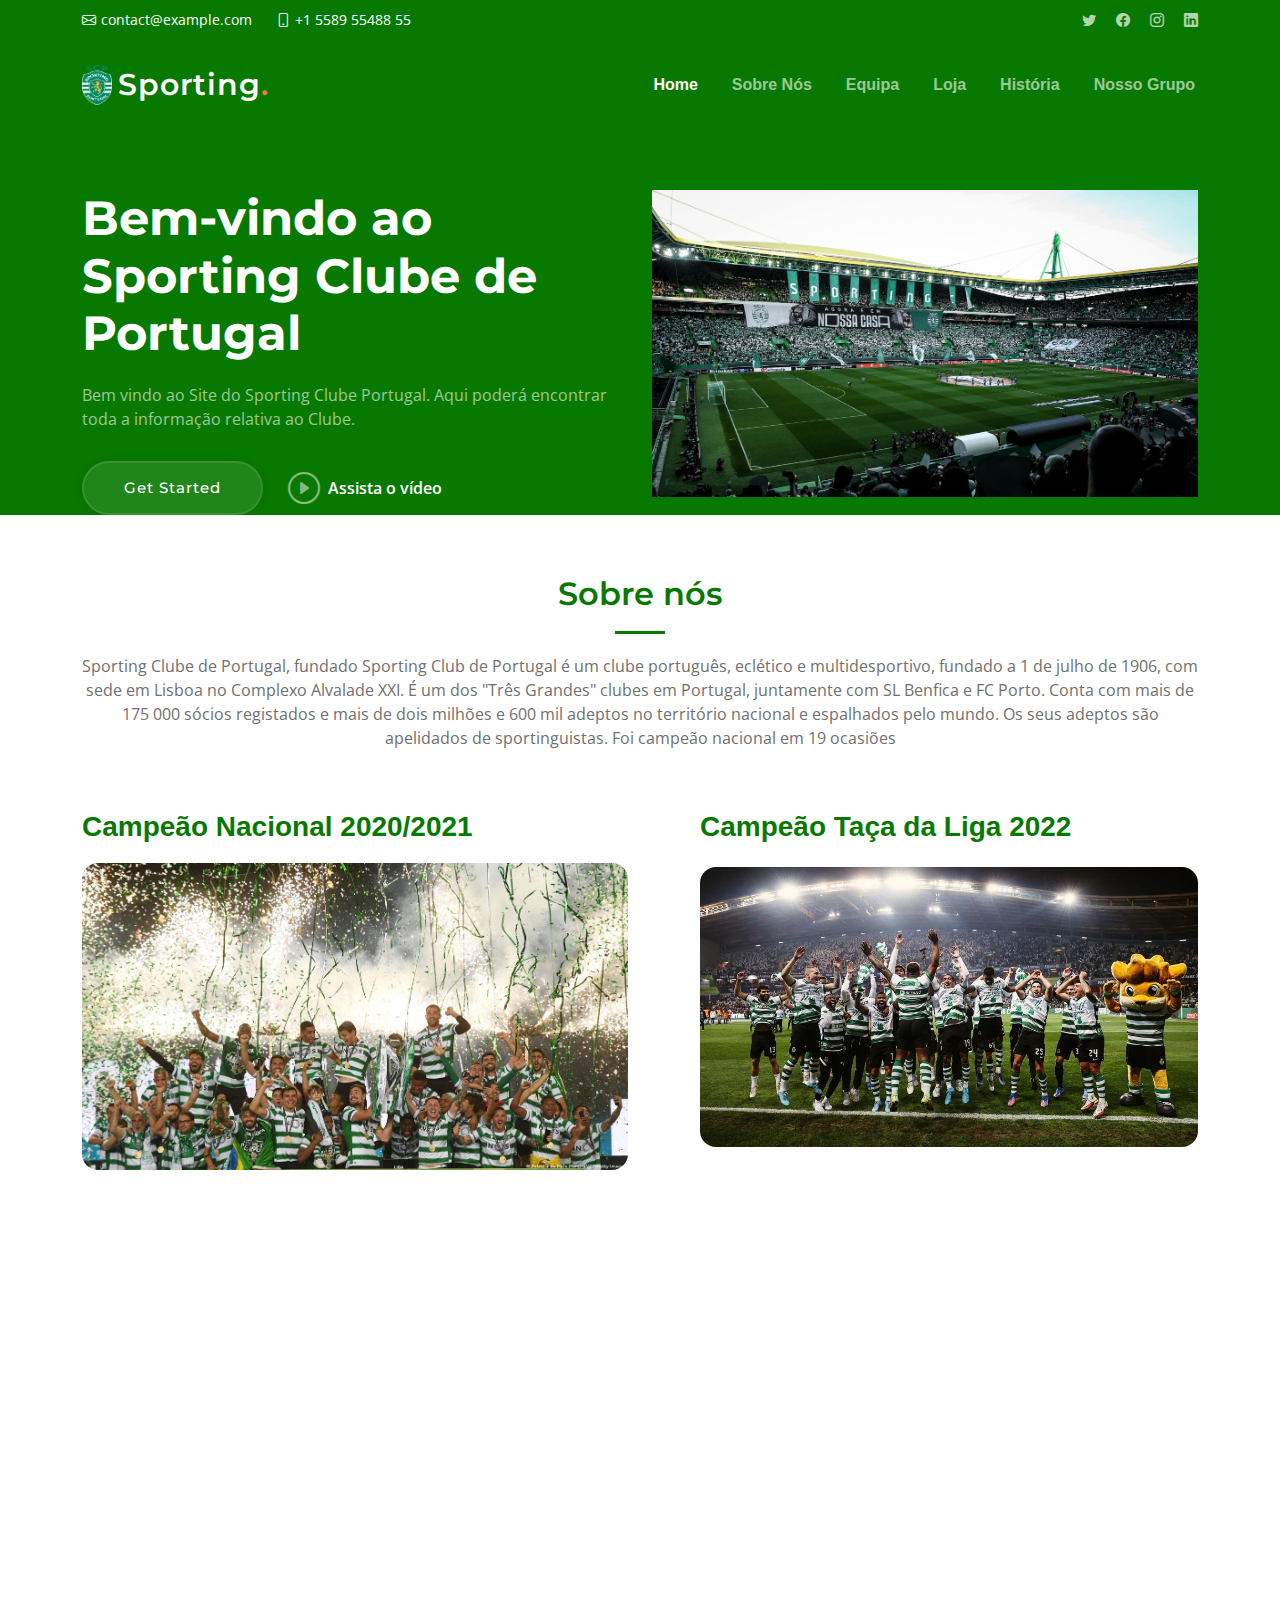
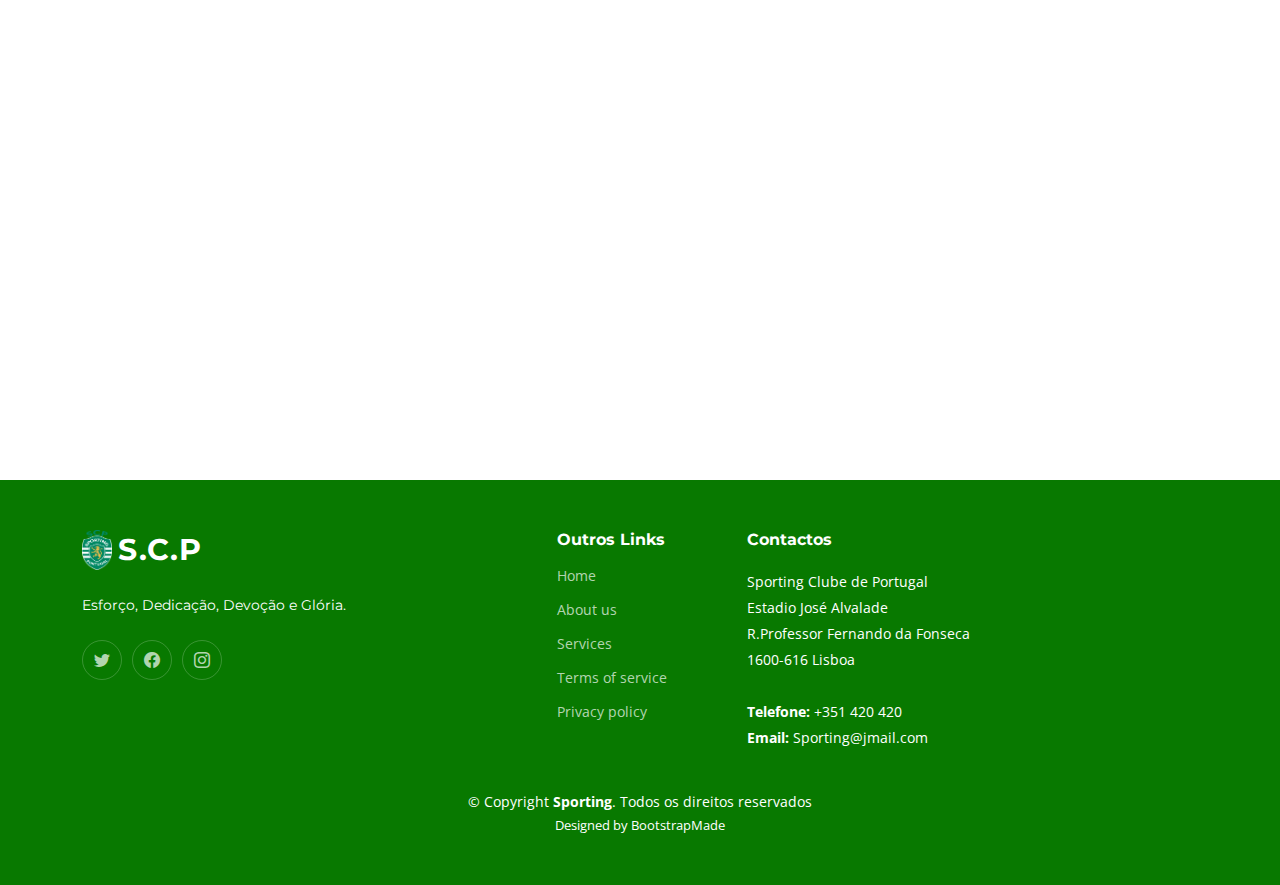
<file: index.html>
<!DOCTYPE html>
<html lang="en">

<head>
  <meta charset="utf-8">
  <meta content="width=device-width, initial-scale=1.0" name="viewport">

  <title>Impact Bootstrap Template - Index</title>
  <meta content="" name="description">
  <meta content="" name="keywords">

  <!-- Favicons -->
  <link href="assets/img/blog/Sporting-Simbolo-Header.png" rel="icon">
  <link href="assets/img/blog/Sporting-Simbolo-Header.png" rel="apple-touch-icon">

  <!-- Google Fonts -->
  <link rel="preconnect" href="https://fonts.googleapis.com">
  <link rel="preconnect" href="https://fonts.gstatic.com" crossorigin>
  <link href="https://fonts.googleapis.com/css2?family=Open+Sans:ital,wght@0,300;0,400;0,500;0,600;0,700;1,300;1,400;1,600;1,700&family=Montserrat:ital,wght@0,300;0,400;0,500;0,600;0,700;1,300;1,400;1,500;1,600;1,700&family=Raleway:ital,wght@0,300;0,400;0,500;0,600;0,700;1,300;1,400;1,500;1,600;1,700&display=swap" rel="stylesheet">

  <!-- Vendor CSS Files -->
  <link href="assets/vendor/bootstrap/css/bootstrap.min.css" rel="stylesheet">
  <link href="assets/vendor/bootstrap-icons/bootstrap-icons.css" rel="stylesheet">
  <link href="assets/vendor/aos/aos.css" rel="stylesheet">
  <link href="assets/vendor/glightbox/css/glightbox.min.css" rel="stylesheet">
  <link href="assets/vendor/swiper/swiper-bundle.min.css" rel="stylesheet">

  <!-- Template Main CSS File -->
  <link href="assets/css/main.css" rel="stylesheet">

  <!-- =======================================================
  * Template Name: Impact
  * Updated: May 30 2023 with Bootstrap v5.3.0
  * Template URL: https://bootstrapmade.com/impact-bootstrap-business-website-template/
  * Author: BootstrapMade.com
  * License: https://bootstrapmade.com/license/
  ======================================================== -->
</head>

<body>

  <!-- ======= Header ======= -->
  <section id="topbar" class="topbar d-flex align-items-center">
    <div class="container d-flex justify-content-center justify-content-md-between">
      <div class="contact-info d-flex align-items-center">
        <i class="bi bi-envelope d-flex align-items-center"><a href="mailto:contact@example.com">contact@example.com</a></i>
        <i class="bi bi-phone d-flex align-items-center ms-4"><span>+1 5589 55488 55</span></i>
      </div>
      <div class="social-links d-none d-md-flex align-items-center">
        <a href="#" class="twitter"><i class="bi bi-twitter"></i></a>
        <a href="#" class="facebook"><i class="bi bi-facebook"></i></a>
        <a href="#" class="instagram"><i class="bi bi-instagram"></i></a>
        <a href="#" class="linkedin"><i class="bi bi-linkedin"></i></i></a>
      </div>
    </div>
  </section><!-- End Top Bar -->

  <header id="header" class="header d-flex align-items-center">

    <div class="container-fluid container-xl d-flex align-items-center justify-content-between">
      <a href="index.html" class="logo d-flex align-items-center">
        <!-- Uncomment the line below if you also wish to use an image logo -->
        <img src="assets/img/blog/Sporting-Simbolo-Header.png" alt="">
        <h1>Sporting<span>.</span></h1>
      </a>
      <nav id="navbar" class="navbar">
        <ul>
          <li><a href="#hero">Home</a></li>
          <li><a href="#about">Sobre Nós</a></li>
          <li><a href="blog.html">Equipa</a></li>
          <li><a href="loja.html">Loja</a></li>
          <li><a href="portfolio-details.html">História</a></li>
          <li><a href="#team">Nosso Grupo</a></li>
          
        </ul>
      </nav><!-- .navbar -->

      <i class="mobile-nav-toggle mobile-nav-show bi bi-list"></i>
      <i class="mobile-nav-toggle mobile-nav-hide d-none bi bi-x"></i>

    </div>
  </header><!-- End Header -->
  <!-- End Header -->

  <!-- ======= Hero Section ======= -->
  <section id="hero" class="hero">
    <div class="container position-relative">
      <div class="row gy-5" data-aos="fade-in">
        <div class="col-lg-6 order-2 order-lg-1 d-flex flex-column justify-content-center text-center text-lg-start">
          <h2>Bem-vindo ao <span>Sporting Clube de Portugal</span></h2>
          <p>Bem vindo ao Site do Sporting Clube Portugal. Aqui poderá encontrar toda a informação relativa ao Clube.</p>
          <div class="d-flex justify-content-center justify-content-lg-start">
            <a href="#about" class="btn-get-started">Get Started</a>
            <a href="https://www.youtube.com/watch?v=55Jx8wITFNA" class="glightbox btn-watch-video d-flex align-items-center"><i class="bi bi-play-circle"></i><span>Assista o vídeo</span></a>
          </div>
        </div>
        <div class="col-lg-6 order-1 order-lg-2">
          <img src="assets/img/estadio.jpg" class="img-fluid" alt="" data-aos="zoom-out" data-aos-delay="100">
        </div>
      </div>
    </div>
    </div>
  </section>
  <!-- End Hero Section -->

  <main id="main">

    <!-- ======= About Us Section ======= -->
    <section id="about" class="about">
      <div class="container" data-aos="fade-up">

        <div class="section-header">
          <h2>Sobre nós</h2>
          <p>Sporting Clube de Portugal, fundado Sporting Club de Portugal é um clube português, eclético e multidesportivo, fundado a 1 de julho de 1906, com sede em Lisboa no Complexo Alvalade XXI.
            É um dos "Três Grandes" clubes em Portugal, juntamente com SL Benfica e FC Porto. Conta com mais de 175 000 sócios registados e mais de dois milhões e 600 mil adeptos no território nacional e espalhados pelo mundo. Os seus adeptos são apelidados de sportinguistas. Foi campeão nacional em 19 ocasiões</p>
        </div>

        <div class="row gy-4">
          <div class="col-lg-6">
            <h3>Campeão Nacional 2020/2021</h3>
            <img src="assets/img/campeaonacional.jpg" class="img-fluid rounded-4 mb-4" alt="">
          </div>
          <div class="col-lg-6">
            <div class="content ps-0 ps-lg-5">
              <h3>Campeão Taça da Liga 2022</h3>

              <div class="position-relative mt-4">
                <img src="assets/img/campeaotacadaliga.jpg" class="img-fluid rounded-4" alt="">
              </div>
            </div>
          </div>
        </div>

      </div>
    </section><!-- End About Us Section -->

    <!-- ======= Our Team Section ======= -->
    <section id="team" class="team">
      <div class="container" data-aos="fade-up">

        <div class="section-header">
          <h2>Nosso Grupo</h2>
          <p>Conheça os membros do nosso grupo</p>
        </div>

        <div class="row gy-4">

          <div class="col-xl-4 col-md-6 d-flex" data-aos="fade-up" data-aos-delay="200">
            <div class="member">
              <img src="assets/img/pedro.jpeg" class="img-fluid" alt="">
              <h4>Pedro Cunha</h4>
              <span>Developer</span>
              <div class="social">
                <a href=""><i class="bi bi-twitter"></i></a>
                <a href=""><i class="bi bi-facebook"></i></a>
                <a href=""><i class="bi bi-instagram"></i></a>
                <a href=""><i class="bi bi-linkedin"></i></a>
              </div>
            </div>
          </div><!-- End Team Member -->

          <div class="col-xl-4 col-md-6 d-flex" data-aos="fade-up" data-aos-delay="300">
            <div class="member">
              <img src="assets/img/bruno.jpg" class="img-fluid" alt="">
              <h4>Bruno Acioli</h4>
              <span>Developer</span>
              <div class="social">
                <a href=""><i class="bi bi-twitter"></i></a>
                <a href=""><i class="bi bi-facebook"></i></a>
                <a href=""><i class="bi bi-instagram"></i></a>
                <a href=""><i class="bi bi-linkedin"></i></a>
              </div>
            </div>
          </div><!-- End Team Member -->

          <div class="col-xl-4 col-md-6 d-flex" data-aos="fade-up" data-aos-delay="400">
            <div class="member">
              <img src="assets/img/martim.jpeg"  class="img-fluid martim-height" alt="">
              <h4>Martim Ribeiro</h4>
              <span>Developer</span>
              <div class="social">
                <a href=""><i class="bi bi-twitter"></i></a>
                <a href=""><i class="bi bi-facebook"></i></a>
                <a href=""><i class="bi bi-instagram"></i></a>
                <a href=""><i class="bi bi-linkedin"></i></a>
              </div>
            </div>
          </div><!-- End Team Member -->

        </div>

      </div>
    </section><!-- End Our Team Section -->

  </main><!-- End #main -->

  <!-- ======= Footer ======= -->
  <footer id="footer" class="footer">

    <div class="container">
      <div class="row gy-4">
        <div class="col-lg-5 col-md-12 footer-info">
          <a href="index.html" class="logo d-flex align-items-center">
            <img src="assets/img/blog/Sporting-Simbolo-Header.png" alt="Logo" class="logo-img"> 
            <span>S.C.P</span>
          </a>
          <p>Esforço, Dedicação, Devoção e Glória.</p>
          <div class="social-links d-flex mt-4">
            <a href="#" class="twitter"><i class="bi bi-twitter"></i></a>
            <a href="#" class="facebook"><i class="bi bi-facebook"></i></a>
            <a href="#" class="instagram"><i class="bi bi-instagram"></i></a>
          </div>
        </div>

        <div class="col-lg-2 col-6 footer-links">
          <h4>Outros Links</h4>
          <ul>
            <li><a href="#">Home</a></li>
            <li><a href="#">About us</a></li>
            <li><a href="#">Services</a></li>
            <li><a href="#">Terms of service</a></li>
            <li><a href="#">Privacy policy</a></li>
          </ul>
        </div>


        <div class="col-lg-3 col-md-12 footer-contact text-center text-md-start">
          <h4>Contactos</h4>
          <p>
            Sporting Clube de Portugal <br>
            Estadio José Alvalade<br>
            R.Professor Fernando da Fonseca <br>
            1600-616 Lisboa<br><br>
            <strong>Telefone:</strong> +351 420 420<br>
            <strong>Email:</strong> Sporting@jmail.com<br>
          </p>

        </div>

      </div>
    </div>

    <div class="container mt-4">
      <div class="copyright">
        &copy; Copyright <strong><span>Sporting</span></strong>. Todos os direitos reservados
      </div>
      <div class="credits">
        <!-- All the links in the footer should remain intact. -->
        <!-- You can delete the links only if you purchased the pro version. -->
        <!-- Licensing information: https://bootstrapmade.com/license/ -->
        <!-- Purchase the pro version with working PHP/AJAX contact form: https://bootstrapmade.com/impact-bootstrap-business-website-template/ -->
        Designed by <a href="https://bootstrapmade.com/">BootstrapMade</a>
      </div>
    </div>

  </footer><!-- End Footer -->
  <!-- End Footer -->

  <a href="#" class="scroll-top d-flex align-items-center justify-content-center"><i class="bi bi-arrow-up-short"></i></a>

  <div id="preloader"></div>

  <!-- Vendor JS Files -->
  <script src="assets/vendor/bootstrap/js/bootstrap.bundle.min.js"></script>
  <script src="assets/vendor/aos/aos.js"></script>
  <script src="assets/vendor/glightbox/js/glightbox.min.js"></script>
  <script src="assets/vendor/purecounter/purecounter_vanilla.js"></script>
  <script src="assets/vendor/swiper/swiper-bundle.min.js"></script>
  <script src="assets/vendor/isotope-layout/isotope.pkgd.min.js"></script>
  <script src="assets/vendor/php-email-form/validate.js"></script>

  <!-- Template Main JS File -->
  <script src="assets/js/main.js"></script>

</body>

</html>
</file>
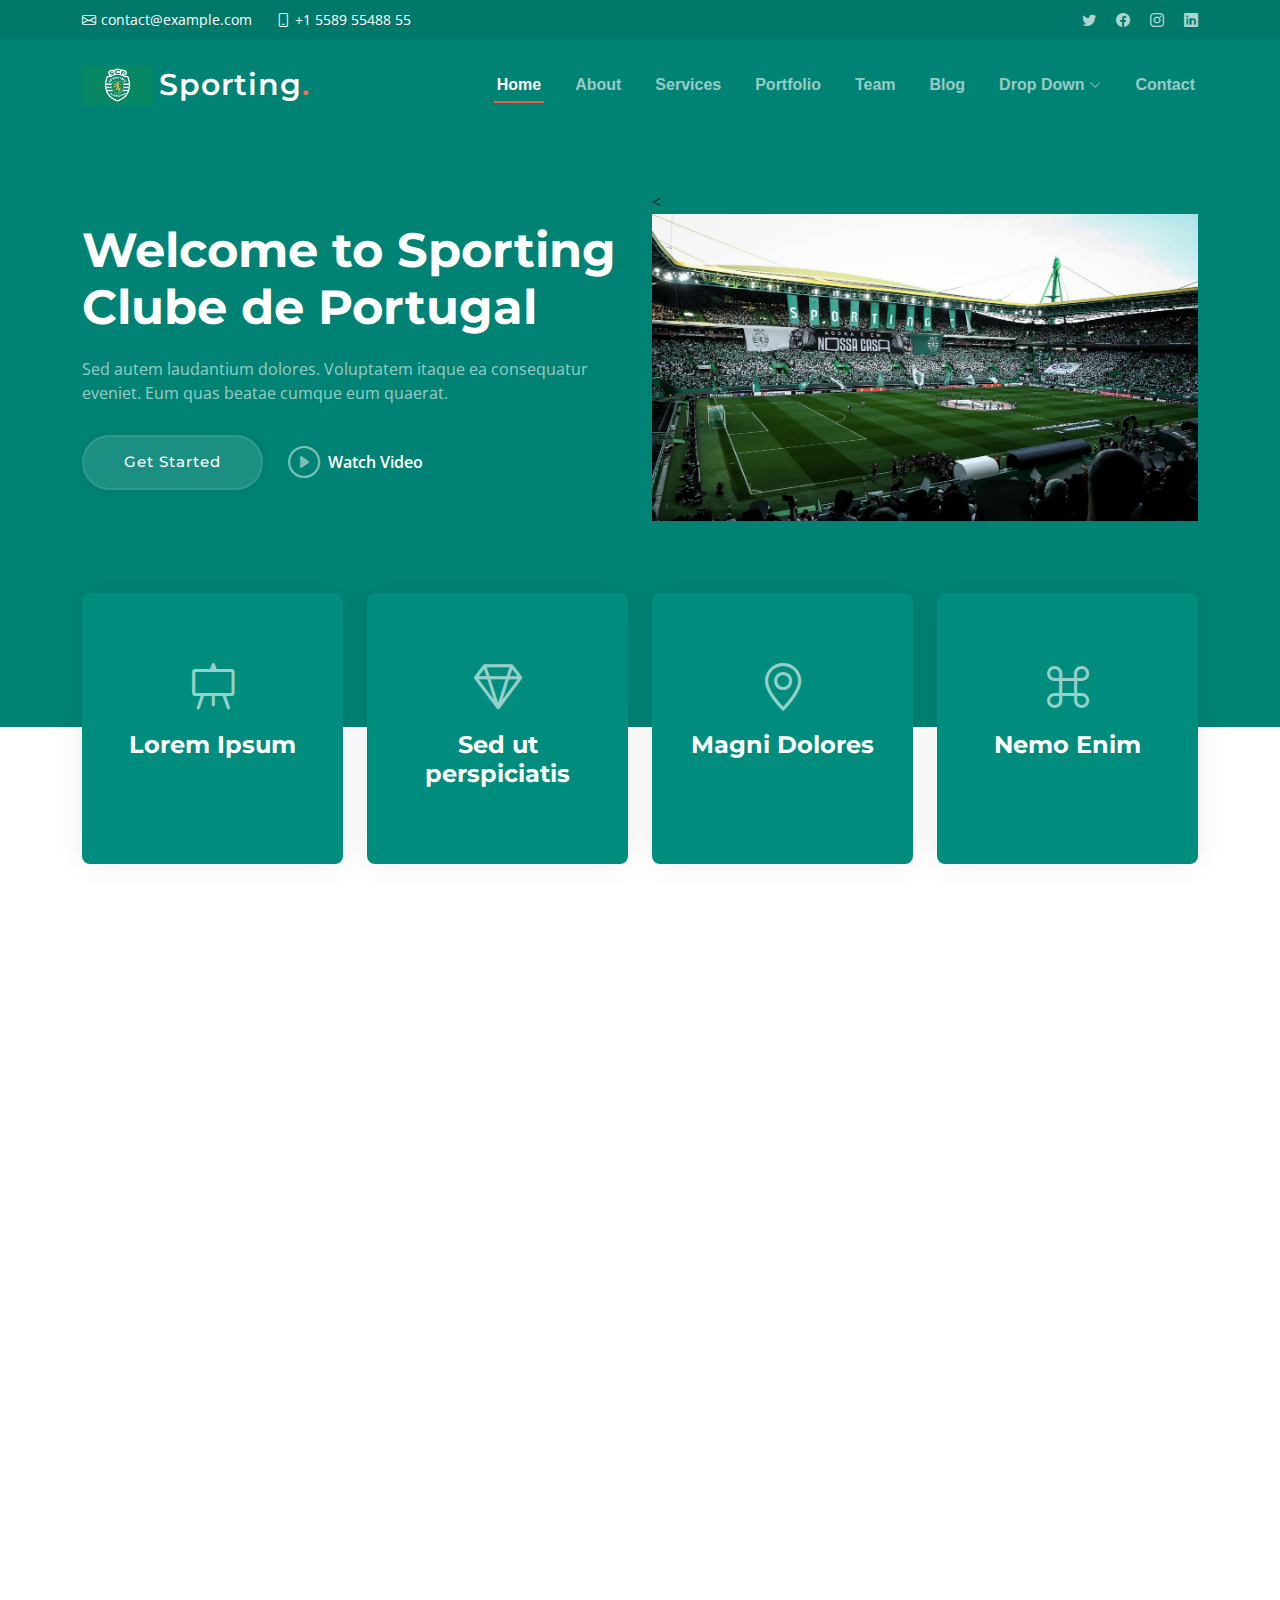
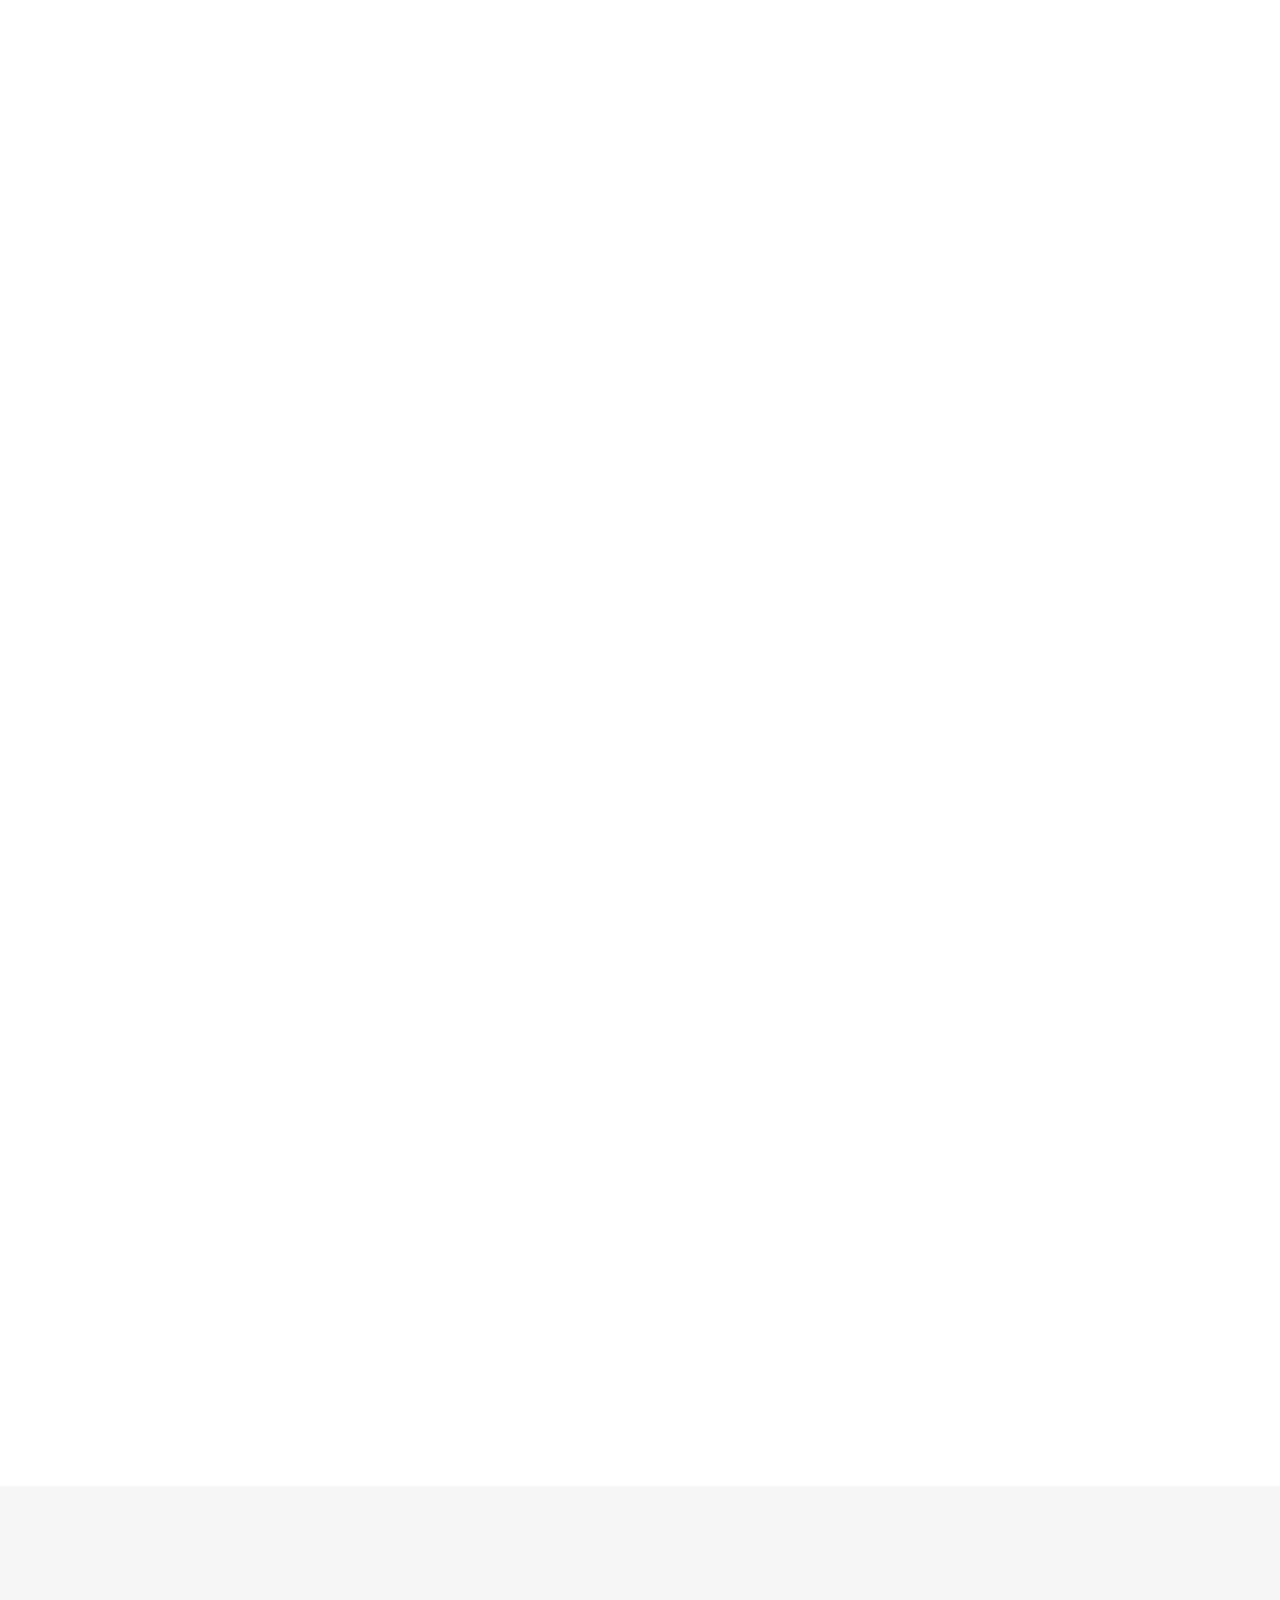
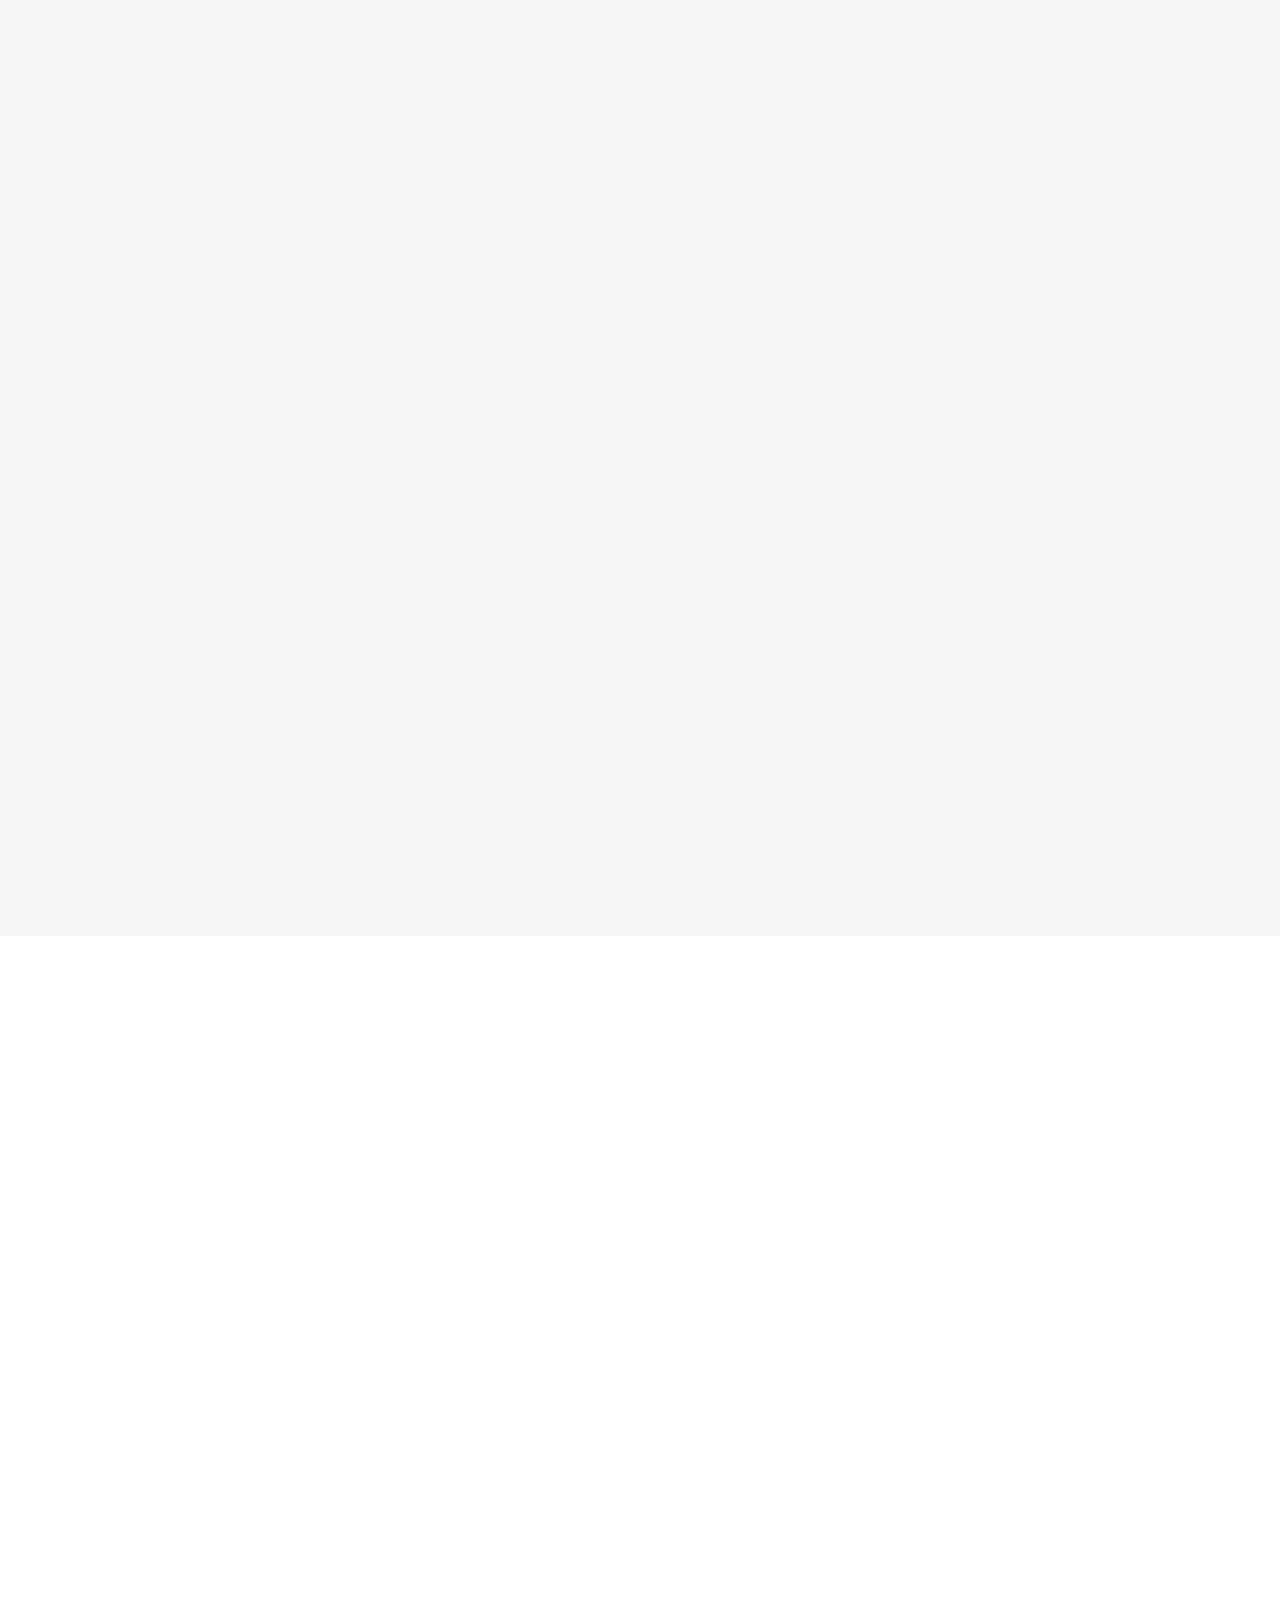
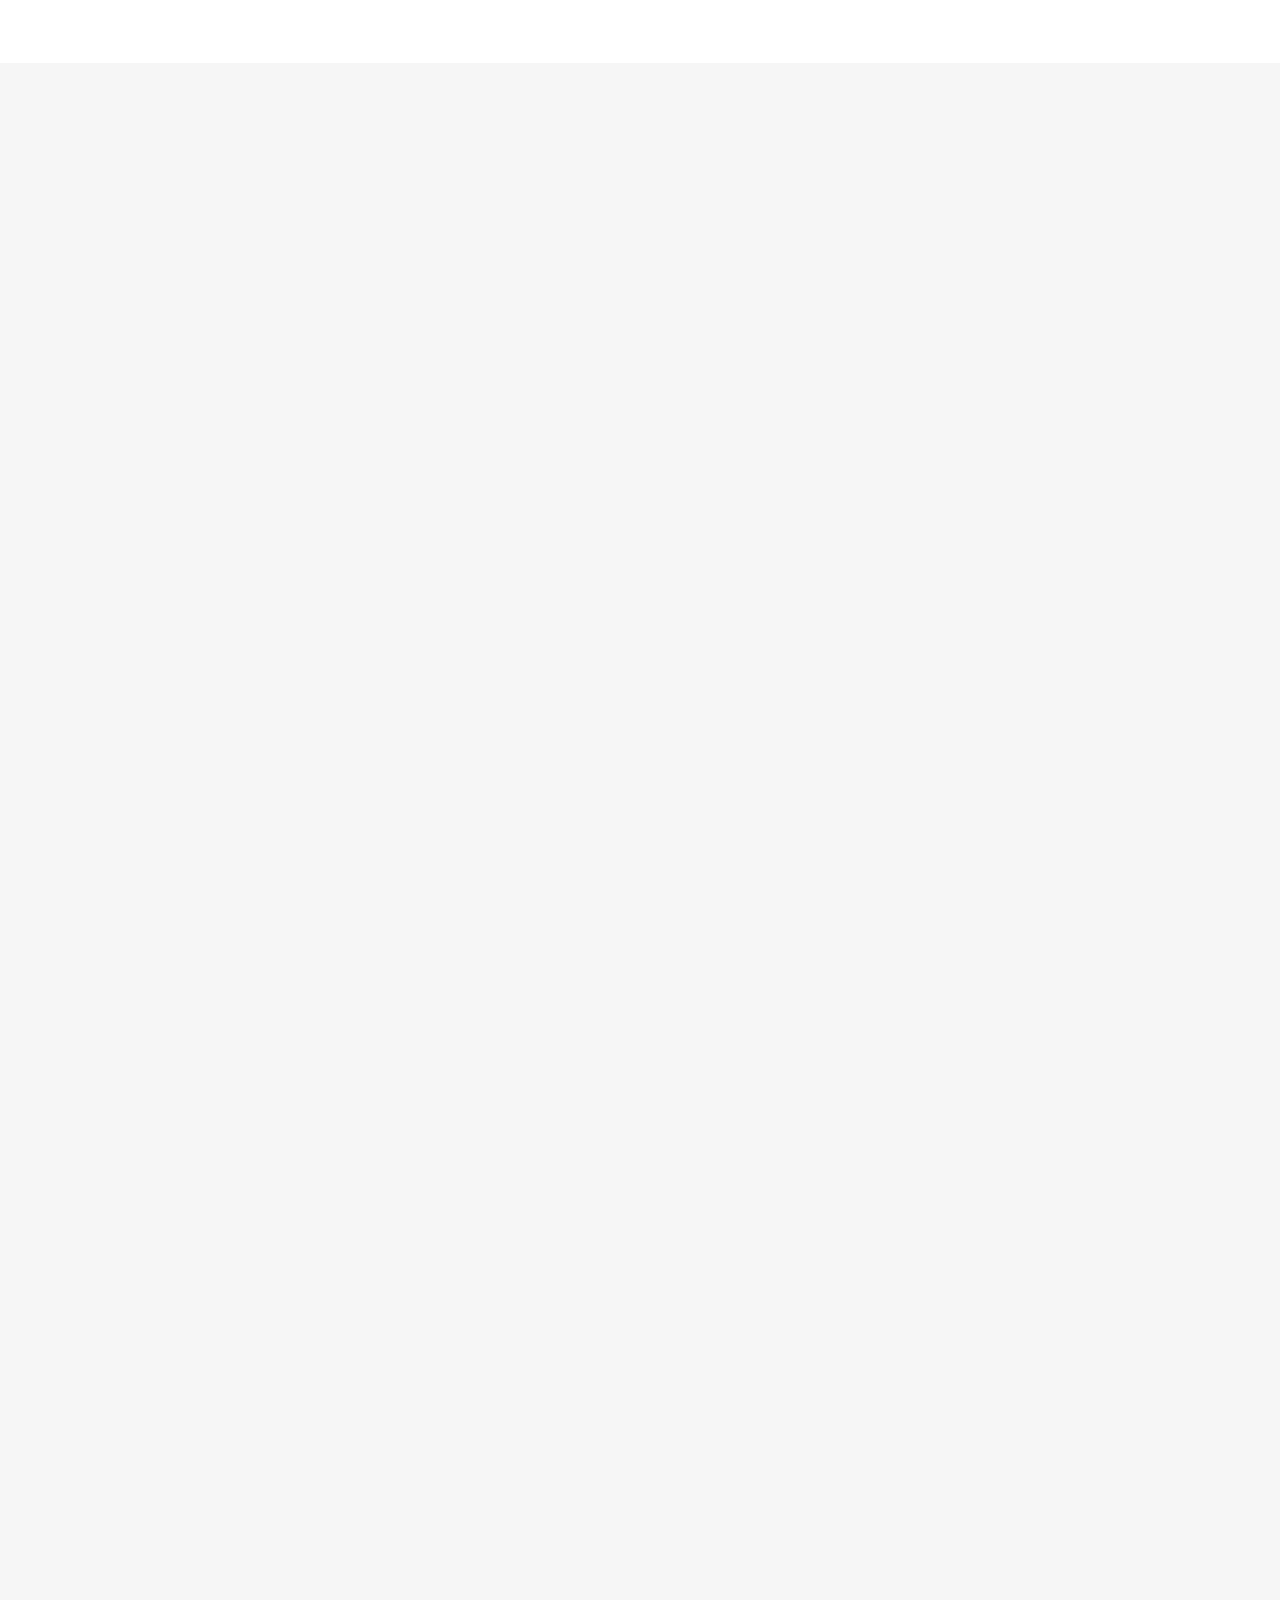
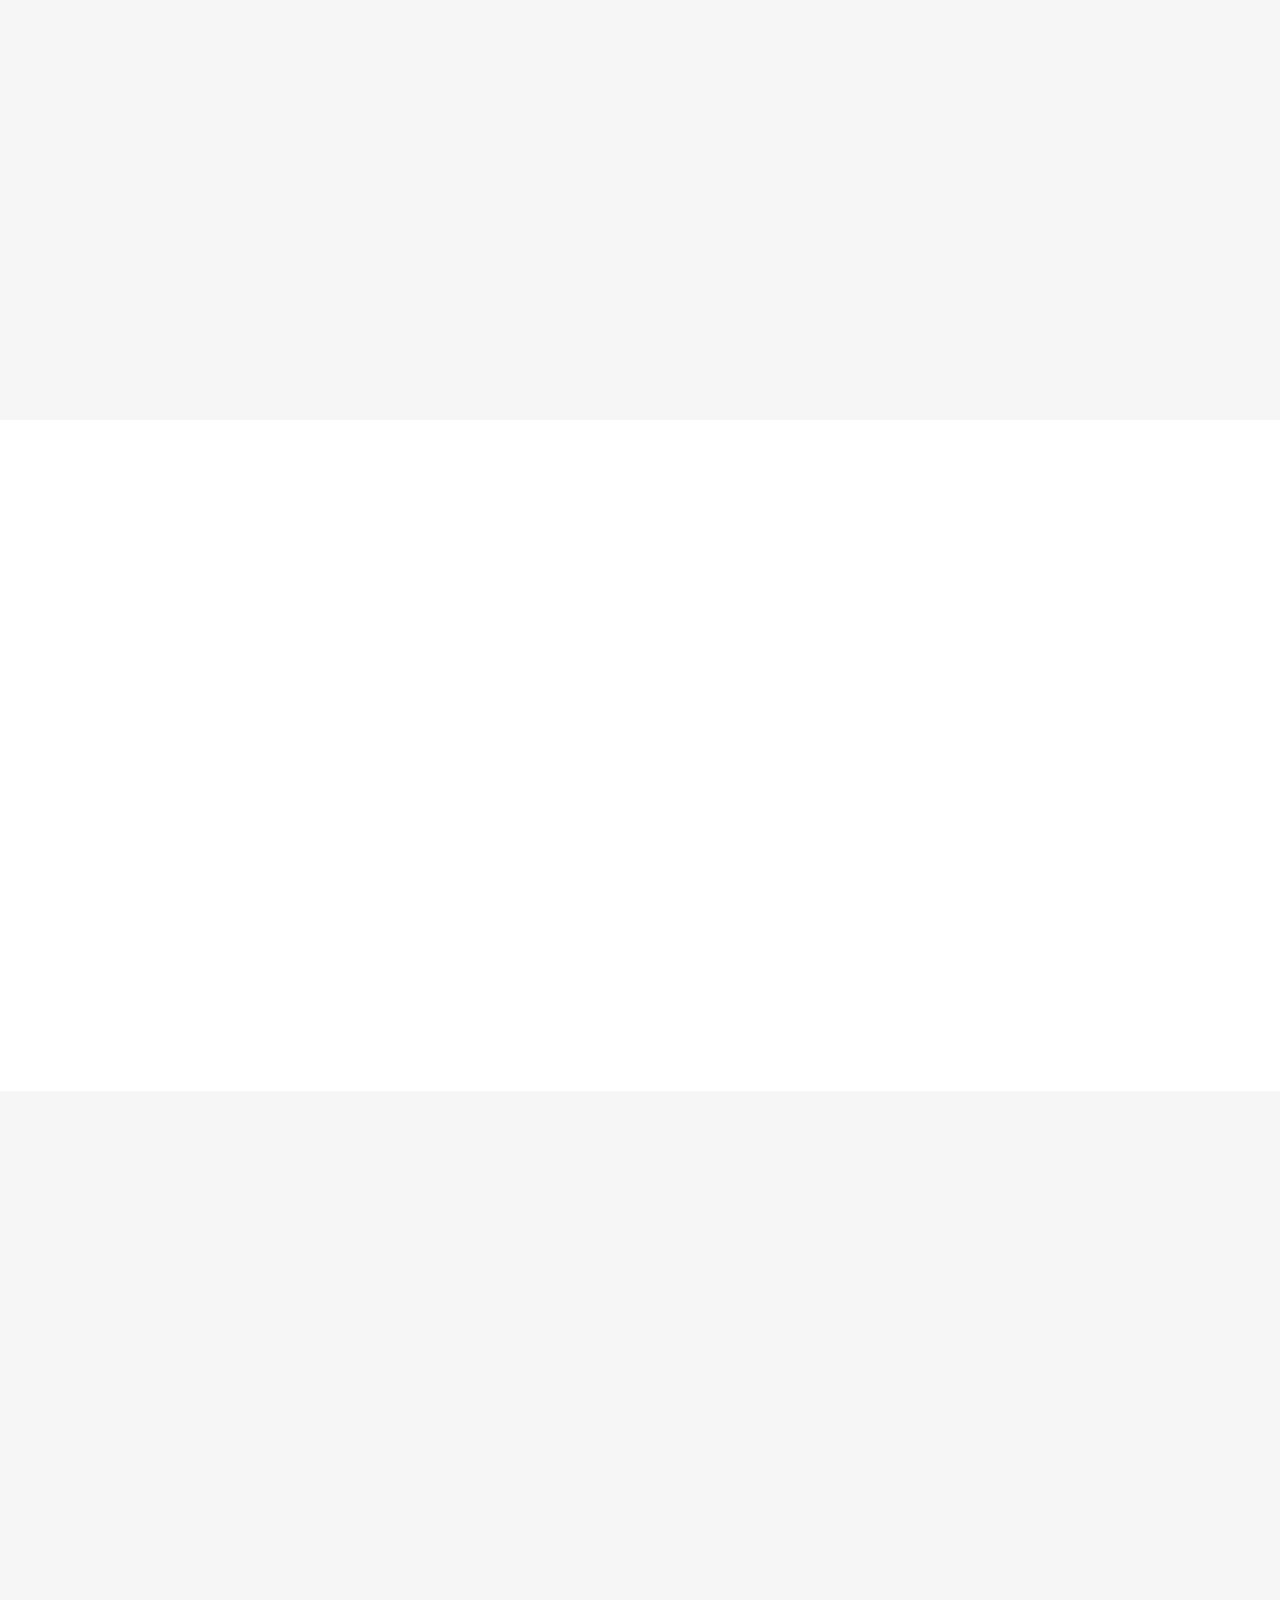
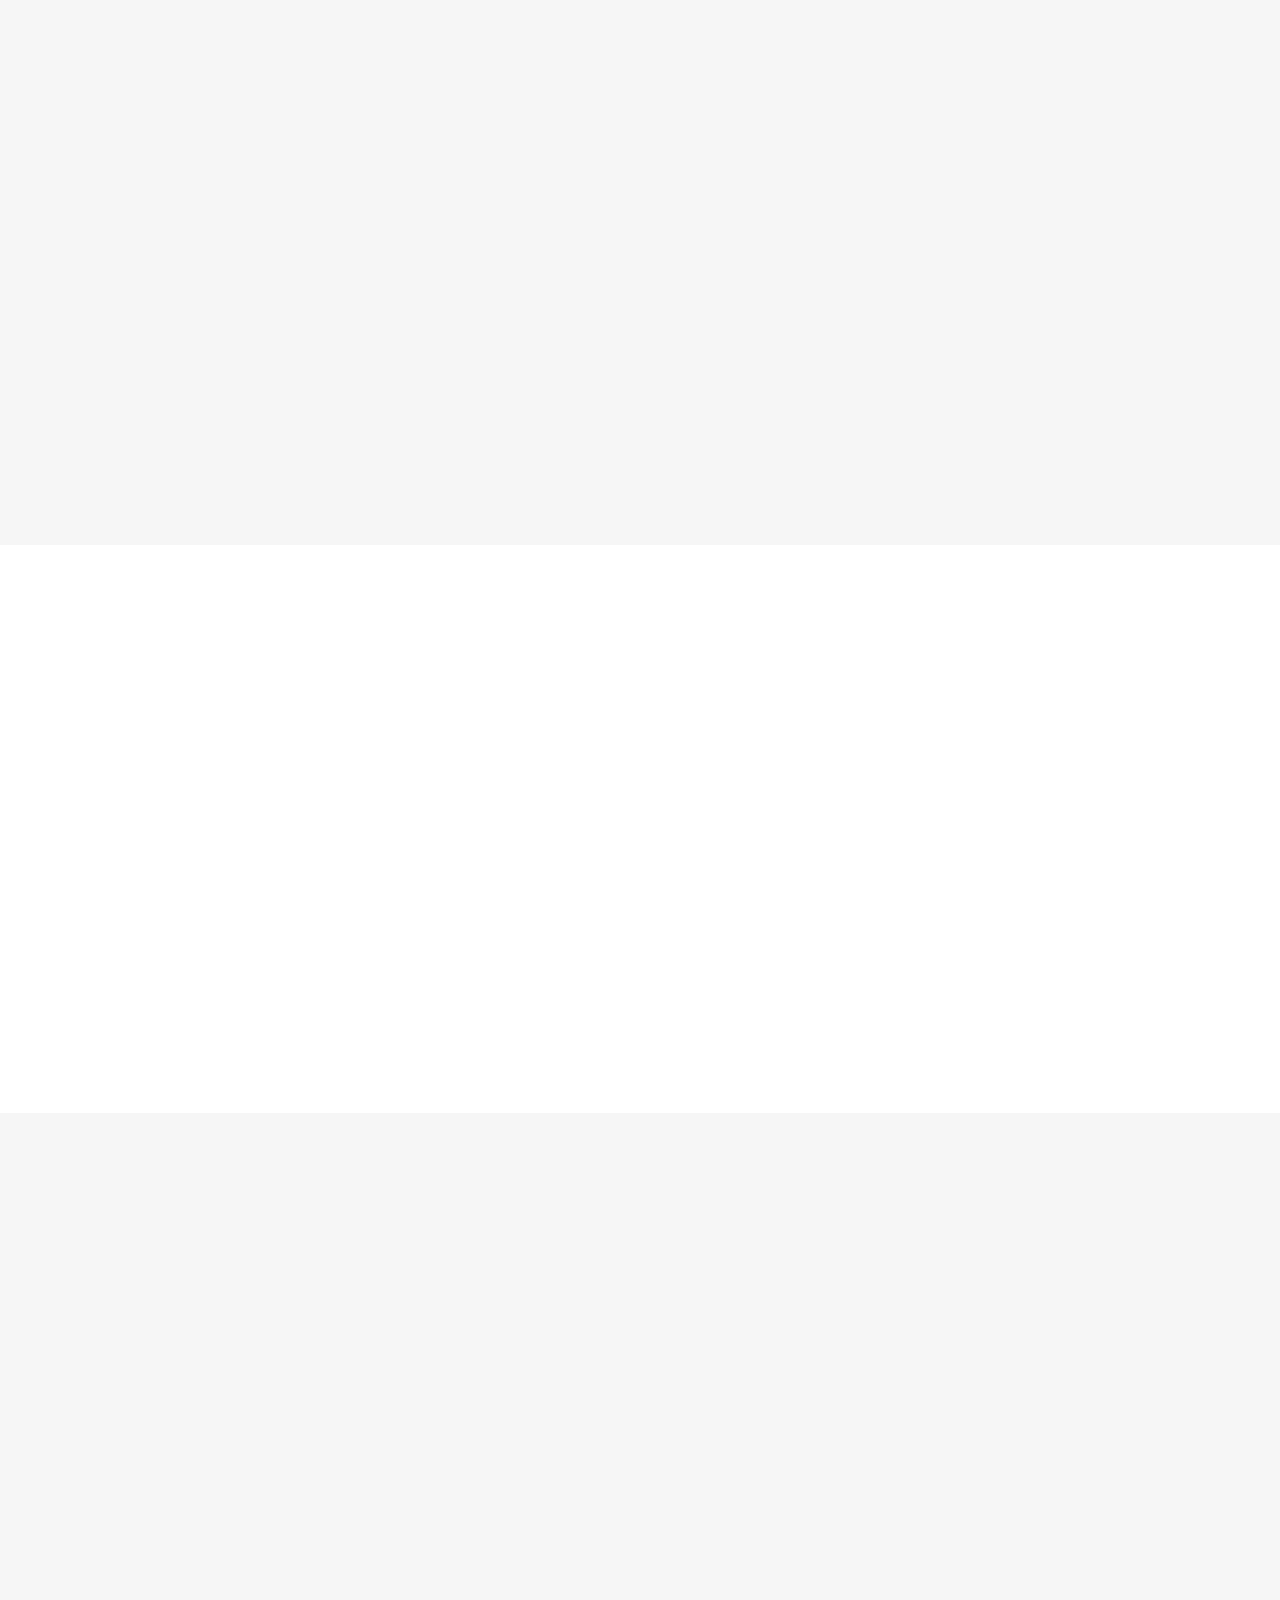
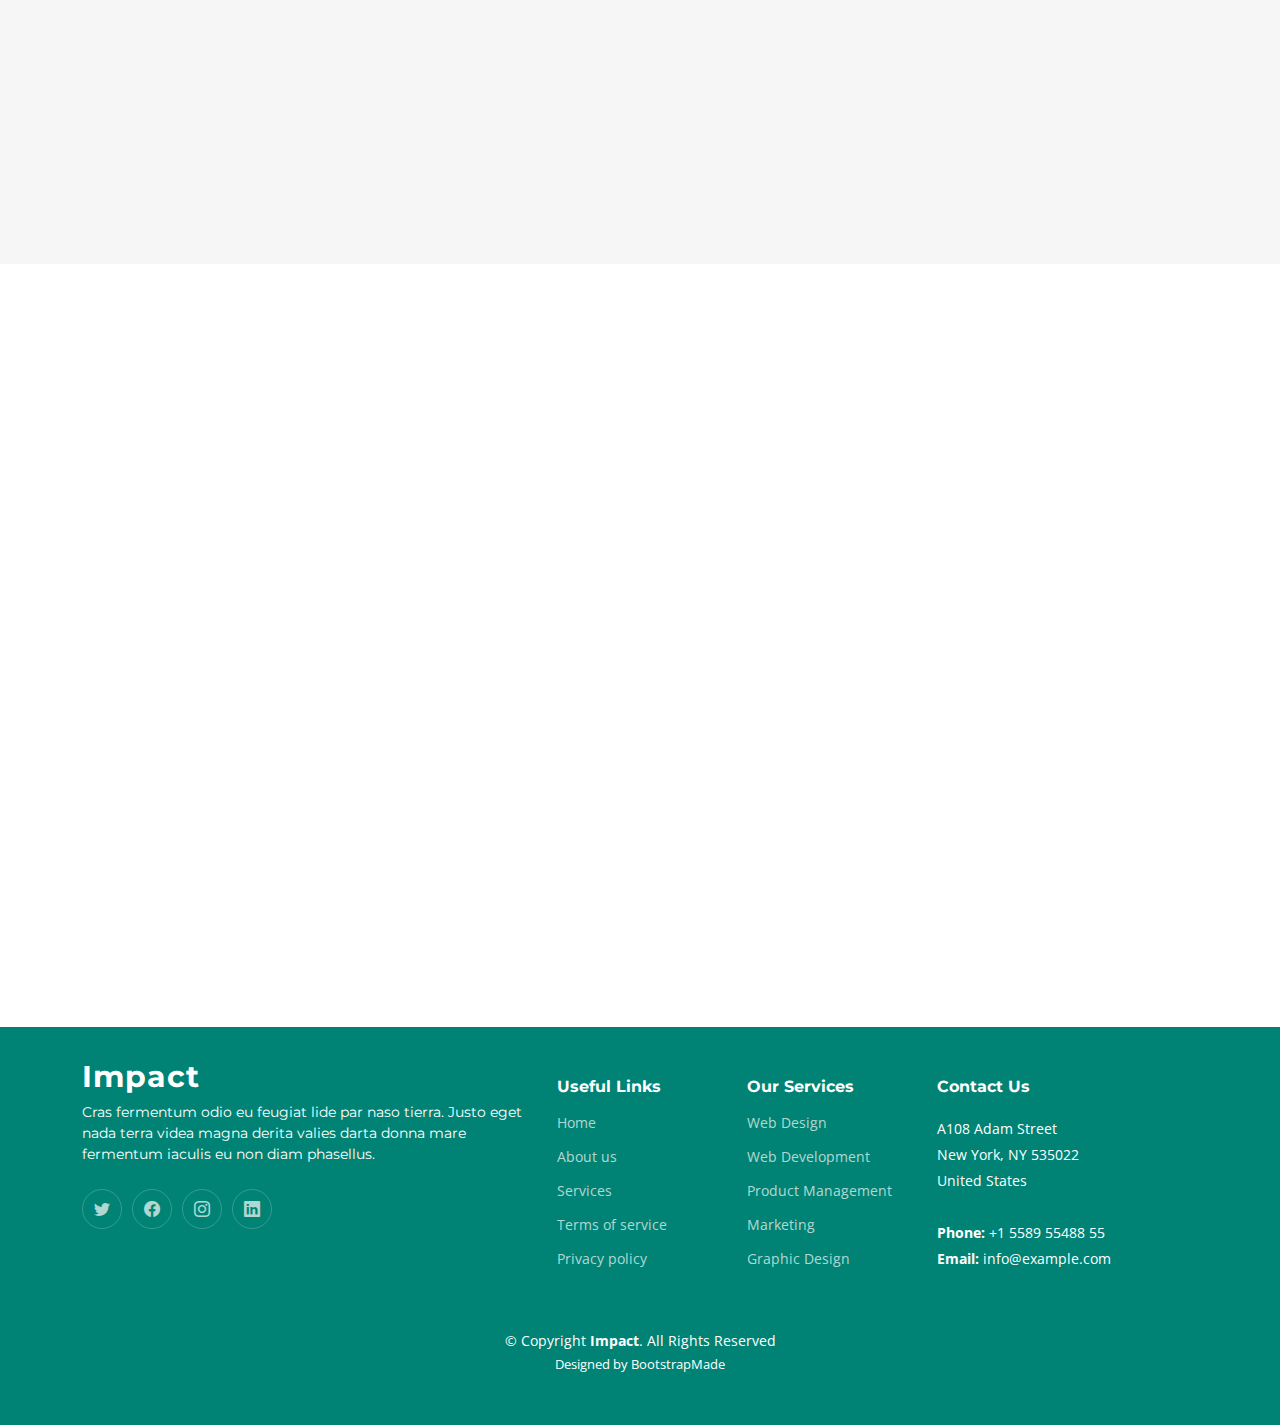
<file: Impact/index.html>
<!DOCTYPE html>
<html lang="en">

<head>
  <meta charset="utf-8">
  <meta content="width=device-width, initial-scale=1.0" name="viewport">

  <title>Impact Bootstrap Template - Index</title>
  <meta content="" name="description">
  <meta content="" name="keywords">

  <!-- Favicons -->
  <link href="assets/img/favicon.png" rel="icon">
  <link href="assets/img/apple-touch-icon.png" rel="apple-touch-icon">

  <!-- Google Fonts -->
  <link rel="preconnect" href="https://fonts.googleapis.com">
  <link rel="preconnect" href="https://fonts.gstatic.com" crossorigin>
  <link href="https://fonts.googleapis.com/css2?family=Open+Sans:ital,wght@0,300;0,400;0,500;0,600;0,700;1,300;1,400;1,600;1,700&family=Montserrat:ital,wght@0,300;0,400;0,500;0,600;0,700;1,300;1,400;1,500;1,600;1,700&family=Raleway:ital,wght@0,300;0,400;0,500;0,600;0,700;1,300;1,400;1,500;1,600;1,700&display=swap" rel="stylesheet">

  <!-- Vendor CSS Files -->
  <link href="assets/vendor/bootstrap/css/bootstrap.min.css" rel="stylesheet">
  <link href="assets/vendor/bootstrap-icons/bootstrap-icons.css" rel="stylesheet">
  <link href="assets/vendor/aos/aos.css" rel="stylesheet">
  <link href="assets/vendor/glightbox/css/glightbox.min.css" rel="stylesheet">
  <link href="assets/vendor/swiper/swiper-bundle.min.css" rel="stylesheet">

  <!-- Template Main CSS File -->
  <link href="assets/css/main.css" rel="stylesheet">

  <!-- =======================================================
  * Template Name: Impact
  * Updated: May 30 2023 with Bootstrap v5.3.0
  * Template URL: https://bootstrapmade.com/impact-bootstrap-business-website-template/
  * Author: BootstrapMade.com
  * License: https://bootstrapmade.com/license/
  ======================================================== -->
</head>

<body>

  <!-- ======= Header ======= -->
  <section id="topbar" class="topbar d-flex align-items-center">
    <div class="container d-flex justify-content-center justify-content-md-between">
      <div class="contact-info d-flex align-items-center">
        <i class="bi bi-envelope d-flex align-items-center"><a href="mailto:contact@example.com">contact@example.com</a></i>
        <i class="bi bi-phone d-flex align-items-center ms-4"><span>+1 5589 55488 55</span></i>
      </div>
      <div class="social-links d-none d-md-flex align-items-center">
        <a href="#" class="twitter"><i class="bi bi-twitter"></i></a>
        <a href="#" class="facebook"><i class="bi bi-facebook"></i></a>
        <a href="#" class="instagram"><i class="bi bi-instagram"></i></a>
        <a href="#" class="linkedin"><i class="bi bi-linkedin"></i></i></a>
      </div>
    </div>
  </section><!-- End Top Bar -->

  <header id="header" class="header d-flex align-items-center">

    <div class="container-fluid container-xl d-flex align-items-center justify-content-between">
      <a href="index.html" class="logo d-flex align-items-center">
        <!-- Uncomment the line below if you also wish to use an image logo -->
        <img src="assets/img/logo.jpg" alt="">
        <h1>Sporting<span>.</span></h1>
      </a>
      <nav id="navbar" class="navbar">
        <ul>
          <li><a href="#hero">Home</a></li>
          <li><a href="#about">About</a></li>
          <li><a href="#services">Services</a></li>
          <li><a href="#portfolio">Portfolio</a></li>
          <li><a href="#team">Team</a></li>
          <li><a href="blog.html">Blog</a></li>
          <li class="dropdown"><a href="#"><span>Drop Down</span> <i class="bi bi-chevron-down dropdown-indicator"></i></a>
            <ul>
              <li><a href="#">Drop Down 1</a></li>
              <li class="dropdown"><a href="#"><span>Deep Drop Down</span> <i class="bi bi-chevron-down dropdown-indicator"></i></a>
                <ul>
                  <li><a href="#">Deep Drop Down 1</a></li>
                  <li><a href="#">Deep Drop Down 2</a></li>
                  <li><a href="#">Deep Drop Down 3</a></li>
                  <li><a href="#">Deep Drop Down 4</a></li>
                  <li><a href="#">Deep Drop Down 5</a></li>
                </ul>
              </li>
              <li><a href="#">Drop Down 2</a></li>
              <li><a href="#">Drop Down 3</a></li>
              <li><a href="#">Drop Down 4</a></li>
            </ul>
          </li>
          <li><a href="#contact">Contact</a></li>
        </ul>
      </nav><!-- .navbar -->

      <i class="mobile-nav-toggle mobile-nav-show bi bi-list"></i>
      <i class="mobile-nav-toggle mobile-nav-hide d-none bi bi-x"></i>

    </div>
  </header><!-- End Header -->
  <!-- End Header -->

  <!-- ======= Hero Section ======= -->
  <section id="hero" class="hero">
    <div class="container position-relative">
      <div class="row gy-5" data-aos="fade-in">
        <div class="col-lg-6 order-2 order-lg-1 d-flex flex-column justify-content-center text-center text-lg-start">
          <h2>Welcome to <span>Sporting Clube de Portugal</span></h2>
          <p>Sed autem laudantium dolores. Voluptatem itaque ea consequatur eveniet. Eum quas beatae cumque eum quaerat.</p>
          <div class="d-flex justify-content-center justify-content-lg-start">
            <a href="#about" class="btn-get-started">Get Started</a>
            <a href="https://www.youtube.com/watch?v=LXb3EKWsInQ" class="glightbox btn-watch-video d-flex align-items-center"><i class="bi bi-play-circle"></i><span>Watch Video</span></a>
          </div>
        </div>
        <div class="col-lg-6 order-1 order-lg-2">
          <<img src="assets/img/estadio.jpg" class="img-fluid" alt="" data-aos="zoom-out" data-aos-delay="100">
        </div>
      </div>
    </div>

    <div class="icon-boxes position-relative">
      <div class="container position-relative">
        <div class="row gy-4 mt-5">

          <div class="col-xl-3 col-md-6" data-aos="fade-up" data-aos-delay="100">
            <div class="icon-box">
              <div class="icon"><i class="bi bi-easel"></i></div>
              <h4 class="title"><a href="" class="stretched-link">Lorem Ipsum</a></h4>
            </div>
          </div><!--End Icon Box -->

          <div class="col-xl-3 col-md-6" data-aos="fade-up" data-aos-delay="200">
            <div class="icon-box">
              <div class="icon"><i class="bi bi-gem"></i></div>
              <h4 class="title"><a href="" class="stretched-link">Sed ut perspiciatis</a></h4>
            </div>
          </div><!--End Icon Box -->

          <div class="col-xl-3 col-md-6" data-aos="fade-up" data-aos-delay="300">
            <div class="icon-box">
              <div class="icon"><i class="bi bi-geo-alt"></i></div>
              <h4 class="title"><a href="" class="stretched-link">Magni Dolores</a></h4>
            </div>
          </div><!--End Icon Box -->

          <div class="col-xl-3 col-md-6" data-aos="fade-up" data-aos-delay="500">
            <div class="icon-box">
              <div class="icon"><i class="bi bi-command"></i></div>
              <h4 class="title"><a href="" class="stretched-link">Nemo Enim</a></h4>
            </div>
          </div><!--End Icon Box -->

        </div>
      </div>
    </div>

    </div>
  </section>
  <!-- End Hero Section -->

  <main id="main">

    <!-- ======= About Us Section ======= -->
    <section id="about" class="about">
      <div class="container" data-aos="fade-up">

        <div class="section-header">
          <h2>About Us</h2>
          <p>Aperiam dolorum et et wuia molestias qui eveniet numquam nihil porro incidunt dolores placeat sunt id nobis omnis tiledo stran delop</p>
        </div>

        <div class="row gy-4">
          <div class="col-lg-6">
            <h3>Voluptatem dignissimos provident quasi corporis</h3>
            <img src="assets/img/about.jpg" class="img-fluid rounded-4 mb-4" alt="">
            <p>Ut fugiat ut sunt quia veniam. Voluptate perferendis perspiciatis quod nisi et. Placeat debitis quia recusandae odit et consequatur voluptatem. Dignissimos pariatur consectetur fugiat voluptas ea.</p>
            <p>Temporibus nihil enim deserunt sed ea. Provident sit expedita aut cupiditate nihil vitae quo officia vel. Blanditiis eligendi possimus et in cum. Quidem eos ut sint rem veniam qui. Ut ut repellendus nobis tempore doloribus debitis explicabo similique sit. Accusantium sed ut omnis beatae neque deleniti repellendus.</p>
          </div>
          <div class="col-lg-6">
            <div class="content ps-0 ps-lg-5">
              <p class="fst-italic">
                Lorem ipsum dolor sit amet, consectetur adipiscing elit, sed do eiusmod tempor incididunt ut labore et dolore
                magna aliqua.
              </p>
              <ul>
                <li><i class="bi bi-check-circle-fill"></i> Ullamco laboris nisi ut aliquip ex ea commodo consequat.</li>
                <li><i class="bi bi-check-circle-fill"></i> Duis aute irure dolor in reprehenderit in voluptate velit.</li>
                <li><i class="bi bi-check-circle-fill"></i> Ullamco laboris nisi ut aliquip ex ea commodo consequat. Duis aute irure dolor in reprehenderit in voluptate trideta storacalaperda mastiro dolore eu fugiat nulla pariatur.</li>
              </ul>
              <p>
                Ullamco laboris nisi ut aliquip ex ea commodo consequat. Duis aute irure dolor in reprehenderit in voluptate
                velit esse cillum dolore eu fugiat nulla pariatur. Excepteur sint occaecat cupidatat non proident
              </p>

              <div class="position-relative mt-4">
                <img src="assets/img/about-2.jpg" class="img-fluid rounded-4" alt="">
                <a href="https://www.youtube.com/watch?v=LXb3EKWsInQ" class="glightbox play-btn"></a>
              </div>
            </div>
          </div>
        </div>

      </div>
    </section><!-- End About Us Section -->

    <!-- ======= Clients Section ======= -->
    <section id="clients" class="clients">
      <div class="container" data-aos="zoom-out">

        <div class="clients-slider swiper">
          <div class="swiper-wrapper align-items-center">
            <div class="swiper-slide"><img src="assets/img/clients/client-1.png" class="img-fluid" alt=""></div>
            <div class="swiper-slide"><img src="assets/img/clients/client-2.png" class="img-fluid" alt=""></div>
            <div class="swiper-slide"><img src="assets/img/clients/client-3.png" class="img-fluid" alt=""></div>
            <div class="swiper-slide"><img src="assets/img/clients/client-4.png" class="img-fluid" alt=""></div>
            <div class="swiper-slide"><img src="assets/img/clients/client-5.png" class="img-fluid" alt=""></div>
            <div class="swiper-slide"><img src="assets/img/clients/client-6.png" class="img-fluid" alt=""></div>
            <div class="swiper-slide"><img src="assets/img/clients/client-7.png" class="img-fluid" alt=""></div>
            <div class="swiper-slide"><img src="assets/img/clients/client-8.png" class="img-fluid" alt=""></div>
          </div>
        </div>

      </div>
    </section><!-- End Clients Section -->

    <!-- ======= Stats Counter Section ======= -->
    <section id="stats-counter" class="stats-counter">
      <div class="container" data-aos="fade-up">

        <div class="row gy-4 align-items-center">

          <div class="col-lg-6">
            <img src="assets/img/stats-img.svg" alt="" class="img-fluid">
          </div>

          <div class="col-lg-6">

            <div class="stats-item d-flex align-items-center">
              <span data-purecounter-start="0" data-purecounter-end="232" data-purecounter-duration="1" class="purecounter"></span>
              <p><strong>Happy Clients</strong> consequuntur quae diredo para mesta</p>
            </div><!-- End Stats Item -->

            <div class="stats-item d-flex align-items-center">
              <span data-purecounter-start="0" data-purecounter-end="521" data-purecounter-duration="1" class="purecounter"></span>
              <p><strong>Projects</strong> adipisci atque cum quia aut</p>
            </div><!-- End Stats Item -->

            <div class="stats-item d-flex align-items-center">
              <span data-purecounter-start="0" data-purecounter-end="453" data-purecounter-duration="1" class="purecounter"></span>
              <p><strong>Hours Of Support</strong> aut commodi quaerat</p>
            </div><!-- End Stats Item -->

          </div>

        </div>

      </div>
    </section><!-- End Stats Counter Section -->

    <!-- ======= Call To Action Section ======= -->
    <section id="call-to-action" class="call-to-action">
      <div class="container text-center" data-aos="zoom-out">
        <a href="https://www.youtube.com/watch?v=LXb3EKWsInQ" class="glightbox play-btn"></a>
        <h3>Call To Action</h3>
        <p> Duis aute irure dolor in reprehenderit in voluptate velit esse cillum dolore eu fugiat nulla pariatur. Excepteur sint occaecat cupidatat non proident, sunt in culpa qui officia deserunt mollit anim id est laborum.</p>
        <a class="cta-btn" href="#">Call To Action</a>
      </div>
    </section><!-- End Call To Action Section -->

    <!-- ======= Our Services Section ======= -->
    <section id="services" class="services sections-bg">
      <div class="container" data-aos="fade-up">

        <div class="section-header">
          <h2>Our Services</h2>
          <p>Aperiam dolorum et et wuia molestias qui eveniet numquam nihil porro incidunt dolores placeat sunt id nobis omnis tiledo stran delop</p>
        </div>

        <div class="row gy-4" data-aos="fade-up" data-aos-delay="100">

          <div class="col-lg-4 col-md-6">
            <div class="service-item  position-relative">
              <div class="icon">
                <i class="bi bi-activity"></i>
              </div>
              <h3>Nesciunt Mete</h3>
              <p>Provident nihil minus qui consequatur non omnis maiores. Eos accusantium minus dolores iure perferendis tempore et consequatur.</p>
              <a href="#" class="readmore stretched-link">Read more <i class="bi bi-arrow-right"></i></a>
            </div>
          </div><!-- End Service Item -->

          <div class="col-lg-4 col-md-6">
            <div class="service-item position-relative">
              <div class="icon">
                <i class="bi bi-broadcast"></i>
              </div>
              <h3>Eosle Commodi</h3>
              <p>Ut autem aut autem non a. Sint sint sit facilis nam iusto sint. Libero corrupti neque eum hic non ut nesciunt dolorem.</p>
              <a href="#" class="readmore stretched-link">Read more <i class="bi bi-arrow-right"></i></a>
            </div>
          </div><!-- End Service Item -->

          <div class="col-lg-4 col-md-6">
            <div class="service-item position-relative">
              <div class="icon">
                <i class="bi bi-easel"></i>
              </div>
              <h3>Ledo Markt</h3>
              <p>Ut excepturi voluptatem nisi sed. Quidem fuga consequatur. Minus ea aut. Vel qui id voluptas adipisci eos earum corrupti.</p>
              <a href="#" class="readmore stretched-link">Read more <i class="bi bi-arrow-right"></i></a>
            </div>
          </div><!-- End Service Item -->

          <div class="col-lg-4 col-md-6">
            <div class="service-item position-relative">
              <div class="icon">
                <i class="bi bi-bounding-box-circles"></i>
              </div>
              <h3>Asperiores Commodit</h3>
              <p>Non et temporibus minus omnis sed dolor esse consequatur. Cupiditate sed error ea fuga sit provident adipisci neque.</p>
              <a href="#" class="readmore stretched-link">Read more <i class="bi bi-arrow-right"></i></a>
            </div>
          </div><!-- End Service Item -->

          <div class="col-lg-4 col-md-6">
            <div class="service-item position-relative">
              <div class="icon">
                <i class="bi bi-calendar4-week"></i>
              </div>
              <h3>Velit Doloremque</h3>
              <p>Cumque et suscipit saepe. Est maiores autem enim facilis ut aut ipsam corporis aut. Sed animi at autem alias eius labore.</p>
              <a href="#" class="readmore stretched-link">Read more <i class="bi bi-arrow-right"></i></a>
            </div>
          </div><!-- End Service Item -->

          <div class="col-lg-4 col-md-6">
            <div class="service-item position-relative">
              <div class="icon">
                <i class="bi bi-chat-square-text"></i>
              </div>
              <h3>Dolori Architecto</h3>
              <p>Hic molestias ea quibusdam eos. Fugiat enim doloremque aut neque non et debitis iure. Corrupti recusandae ducimus enim.</p>
              <a href="#" class="readmore stretched-link">Read more <i class="bi bi-arrow-right"></i></a>
            </div>
          </div><!-- End Service Item -->

        </div>

      </div>
    </section><!-- End Our Services Section -->

    <!-- ======= Testimonials Section ======= -->
    <section id="testimonials" class="testimonials">
      <div class="container" data-aos="fade-up">

        <div class="section-header">
          <h2>Testimonials</h2>
          <p>Voluptatem quibusdam ut ullam perferendis repellat non ut consequuntur est eveniet deleniti fignissimos eos quam</p>
        </div>

        <div class="slides-3 swiper" data-aos="fade-up" data-aos-delay="100">
          <div class="swiper-wrapper">

            <div class="swiper-slide">
              <div class="testimonial-wrap">
                <div class="testimonial-item">
                  <div class="d-flex align-items-center">
                    <img src="assets/img/testimonials/testimonials-1.jpg" class="testimonial-img flex-shrink-0" alt="">
                    <div>
                      <h3>Saul Goodman</h3>
                      <h4>Ceo &amp; Founder</h4>
                      <div class="stars">
                        <i class="bi bi-star-fill"></i><i class="bi bi-star-fill"></i><i class="bi bi-star-fill"></i><i class="bi bi-star-fill"></i><i class="bi bi-star-fill"></i>
                      </div>
                    </div>
                  </div>
                  <p>
                    <i class="bi bi-quote quote-icon-left"></i>
                    Proin iaculis purus consequat sem cure digni ssim donec porttitora entum suscipit rhoncus. Accusantium quam, ultricies eget id, aliquam eget nibh et. Maecen aliquam, risus at semper.
                    <i class="bi bi-quote quote-icon-right"></i>
                  </p>
                </div>
              </div>
            </div><!-- End testimonial item -->

            <div class="swiper-slide">
              <div class="testimonial-wrap">
                <div class="testimonial-item">
                  <div class="d-flex align-items-center">
                    <img src="assets/img/testimonials/testimonials-2.jpg" class="testimonial-img flex-shrink-0" alt="">
                    <div>
                      <h3>Sara Wilsson</h3>
                      <h4>Designer</h4>
                      <div class="stars">
                        <i class="bi bi-star-fill"></i><i class="bi bi-star-fill"></i><i class="bi bi-star-fill"></i><i class="bi bi-star-fill"></i><i class="bi bi-star-fill"></i>
                      </div>
                    </div>
                  </div>
                  <p>
                    <i class="bi bi-quote quote-icon-left"></i>
                    Export tempor illum tamen malis malis eram quae irure esse labore quem cillum quid cillum eram malis quorum velit fore eram velit sunt aliqua noster fugiat irure amet legam anim culpa.
                    <i class="bi bi-quote quote-icon-right"></i>
                  </p>
                </div>
              </div>
            </div><!-- End testimonial item -->

            <div class="swiper-slide">
              <div class="testimonial-wrap">
                <div class="testimonial-item">
                  <div class="d-flex align-items-center">
                    <img src="assets/img/testimonials/testimonials-3.jpg" class="testimonial-img flex-shrink-0" alt="">
                    <div>
                      <h3>Jena Karlis</h3>
                      <h4>Store Owner</h4>
                      <div class="stars">
                        <i class="bi bi-star-fill"></i><i class="bi bi-star-fill"></i><i class="bi bi-star-fill"></i><i class="bi bi-star-fill"></i><i class="bi bi-star-fill"></i>
                      </div>
                    </div>
                  </div>
                  <p>
                    <i class="bi bi-quote quote-icon-left"></i>
                    Enim nisi quem export duis labore cillum quae magna enim sint quorum nulla quem veniam duis minim tempor labore quem eram duis noster aute amet eram fore quis sint minim.
                    <i class="bi bi-quote quote-icon-right"></i>
                  </p>
                </div>
              </div>
            </div><!-- End testimonial item -->

            <div class="swiper-slide">
              <div class="testimonial-wrap">
                <div class="testimonial-item">
                  <div class="d-flex align-items-center">
                    <img src="assets/img/testimonials/testimonials-4.jpg" class="testimonial-img flex-shrink-0" alt="">
                    <div>
                      <h3>Matt Brandon</h3>
                      <h4>Freelancer</h4>
                      <div class="stars">
                        <i class="bi bi-star-fill"></i><i class="bi bi-star-fill"></i><i class="bi bi-star-fill"></i><i class="bi bi-star-fill"></i><i class="bi bi-star-fill"></i>
                      </div>
                    </div>
                  </div>
                  <p>
                    <i class="bi bi-quote quote-icon-left"></i>
                    Fugiat enim eram quae cillum dolore dolor amet nulla culpa multos export minim fugiat minim velit minim dolor enim duis veniam ipsum anim magna sunt elit fore quem dolore.
                    <i class="bi bi-quote quote-icon-right"></i>
                  </p>
                </div>
              </div>
            </div><!-- End testimonial item -->

            <div class="swiper-slide">
              <div class="testimonial-wrap">
                <div class="testimonial-item">
                  <div class="d-flex align-items-center">
                    <img src="assets/img/testimonials/testimonials-5.jpg" class="testimonial-img flex-shrink-0" alt="">
                    <div>
                      <h3>John Larson</h3>
                      <h4>Entrepreneur</h4>
                      <div class="stars">
                        <i class="bi bi-star-fill"></i><i class="bi bi-star-fill"></i><i class="bi bi-star-fill"></i><i class="bi bi-star-fill"></i><i class="bi bi-star-fill"></i>
                      </div>
                    </div>
                  </div>
                  <p>
                    <i class="bi bi-quote quote-icon-left"></i>
                    Quis quorum aliqua sint quem legam fore sunt eram irure aliqua veniam tempor noster veniam enim culpa labore duis sunt culpa nulla illum cillum fugiat legam esse veniam culpa fore.
                    <i class="bi bi-quote quote-icon-right"></i>
                  </p>
                </div>
              </div>
            </div><!-- End testimonial item -->

          </div>
          <div class="swiper-pagination"></div>
        </div>

      </div>
    </section><!-- End Testimonials Section -->

    <!-- ======= Portfolio Section ======= -->
    <section id="portfolio" class="portfolio sections-bg">
      <div class="container" data-aos="fade-up">

        <div class="section-header">
          <h2>Portfolio</h2>
          <p>Quam sed id excepturi ccusantium dolorem ut quis dolores nisi llum nostrum enim velit qui ut et autem uia reprehenderit sunt deleniti</p>
        </div>

        <div class="portfolio-isotope" data-portfolio-filter="*" data-portfolio-layout="masonry" data-portfolio-sort="original-order" data-aos="fade-up" data-aos-delay="100">

          <div>
            <ul class="portfolio-flters">
              <li data-filter="*" class="filter-active">All</li>
              <li data-filter=".filter-app">App</li>
              <li data-filter=".filter-product">Product</li>
              <li data-filter=".filter-branding">Branding</li>
              <li data-filter=".filter-books">Books</li>
            </ul><!-- End Portfolio Filters -->
          </div>

          <div class="row gy-4 portfolio-container">

            <div class="col-xl-4 col-md-6 portfolio-item filter-app">
              <div class="portfolio-wrap">
                <a href="assets/img/portfolio/app-1.jpg" data-gallery="portfolio-gallery-app" class="glightbox"><img src="assets/img/portfolio/app-1.jpg" class="img-fluid" alt=""></a>
                <div class="portfolio-info">
                  <h4><a href="portfolio-details.html" title="More Details">App 1</a></h4>
                  <p>Lorem ipsum, dolor sit amet consectetur</p>
                </div>
              </div>
            </div><!-- End Portfolio Item -->

            <div class="col-xl-4 col-md-6 portfolio-item filter-product">
              <div class="portfolio-wrap">
                <a href="assets/img/portfolio/product-1.jpg" data-gallery="portfolio-gallery-app" class="glightbox"><img src="assets/img/portfolio/product-1.jpg" class="img-fluid" alt=""></a>
                <div class="portfolio-info">
                  <h4><a href="portfolio-details.html" title="More Details">Product 1</a></h4>
                  <p>Lorem ipsum, dolor sit amet consectetur</p>
                </div>
              </div>
            </div><!-- End Portfolio Item -->

            <div class="col-xl-4 col-md-6 portfolio-item filter-branding">
              <div class="portfolio-wrap">
                <a href="assets/img/portfolio/branding-1.jpg" data-gallery="portfolio-gallery-app" class="glightbox"><img src="assets/img/portfolio/branding-1.jpg" class="img-fluid" alt=""></a>
                <div class="portfolio-info">
                  <h4><a href="portfolio-details.html" title="More Details">Branding 1</a></h4>
                  <p>Lorem ipsum, dolor sit amet consectetur</p>
                </div>
              </div>
            </div><!-- End Portfolio Item -->

            <div class="col-xl-4 col-md-6 portfolio-item filter-books">
              <div class="portfolio-wrap">
                <a href="assets/img/portfolio/books-1.jpg" data-gallery="portfolio-gallery-app" class="glightbox"><img src="assets/img/portfolio/books-1.jpg" class="img-fluid" alt=""></a>
                <div class="portfolio-info">
                  <h4><a href="portfolio-details.html" title="More Details">Books 1</a></h4>
                  <p>Lorem ipsum, dolor sit amet consectetur</p>
                </div>
              </div>
            </div><!-- End Portfolio Item -->

            <div class="col-xl-4 col-md-6 portfolio-item filter-app">
              <div class="portfolio-wrap">
                <a href="assets/img/portfolio/app-2.jpg" data-gallery="portfolio-gallery-app" class="glightbox"><img src="assets/img/portfolio/app-2.jpg" class="img-fluid" alt=""></a>
                <div class="portfolio-info">
                  <h4><a href="portfolio-details.html" title="More Details">App 2</a></h4>
                  <p>Lorem ipsum, dolor sit amet consectetur</p>
                </div>
              </div>
            </div><!-- End Portfolio Item -->

            <div class="col-xl-4 col-md-6 portfolio-item filter-product">
              <div class="portfolio-wrap">
                <a href="assets/img/portfolio/product-2.jpg" data-gallery="portfolio-gallery-app" class="glightbox"><img src="assets/img/portfolio/product-2.jpg" class="img-fluid" alt=""></a>
                <div class="portfolio-info">
                  <h4><a href="portfolio-details.html" title="More Details">Product 2</a></h4>
                  <p>Lorem ipsum, dolor sit amet consectetur</p>
                </div>
              </div>
            </div><!-- End Portfolio Item -->

            <div class="col-xl-4 col-md-6 portfolio-item filter-branding">
              <div class="portfolio-wrap">
                <a href="assets/img/portfolio/branding-2.jpg" data-gallery="portfolio-gallery-app" class="glightbox"><img src="assets/img/portfolio/branding-2.jpg" class="img-fluid" alt=""></a>
                <div class="portfolio-info">
                  <h4><a href="portfolio-details.html" title="More Details">Branding 2</a></h4>
                  <p>Lorem ipsum, dolor sit amet consectetur</p>
                </div>
              </div>
            </div><!-- End Portfolio Item -->

            <div class="col-xl-4 col-md-6 portfolio-item filter-books">
              <div class="portfolio-wrap">
                <a href="assets/img/portfolio/books-2.jpg" data-gallery="portfolio-gallery-app" class="glightbox"><img src="assets/img/portfolio/books-2.jpg" class="img-fluid" alt=""></a>
                <div class="portfolio-info">
                  <h4><a href="portfolio-details.html" title="More Details">Books 2</a></h4>
                  <p>Lorem ipsum, dolor sit amet consectetur</p>
                </div>
              </div>
            </div><!-- End Portfolio Item -->

            <div class="col-xl-4 col-md-6 portfolio-item filter-app">
              <div class="portfolio-wrap">
                <a href="assets/img/portfolio/app-3.jpg" data-gallery="portfolio-gallery-app" class="glightbox"><img src="assets/img/portfolio/app-3.jpg" class="img-fluid" alt=""></a>
                <div class="portfolio-info">
                  <h4><a href="portfolio-details.html" title="More Details">App 3</a></h4>
                  <p>Lorem ipsum, dolor sit amet consectetur</p>
                </div>
              </div>
            </div><!-- End Portfolio Item -->

            <div class="col-xl-4 col-md-6 portfolio-item filter-product">
              <div class="portfolio-wrap">
                <a href="assets/img/portfolio/product-3.jpg" data-gallery="portfolio-gallery-app" class="glightbox"><img src="assets/img/portfolio/product-3.jpg" class="img-fluid" alt=""></a>
                <div class="portfolio-info">
                  <h4><a href="portfolio-details.html" title="More Details">Product 3</a></h4>
                  <p>Lorem ipsum, dolor sit amet consectetur</p>
                </div>
              </div>
            </div><!-- End Portfolio Item -->

            <div class="col-xl-4 col-md-6 portfolio-item filter-branding">
              <div class="portfolio-wrap">
                <a href="assets/img/portfolio/branding-3.jpg" data-gallery="portfolio-gallery-app" class="glightbox"><img src="assets/img/portfolio/branding-3.jpg" class="img-fluid" alt=""></a>
                <div class="portfolio-info">
                  <h4><a href="portfolio-details.html" title="More Details">Branding 3</a></h4>
                  <p>Lorem ipsum, dolor sit amet consectetur</p>
                </div>
              </div>
            </div><!-- End Portfolio Item -->

            <div class="col-xl-4 col-md-6 portfolio-item filter-books">
              <div class="portfolio-wrap">
                <a href="assets/img/portfolio/books-3.jpg" data-gallery="portfolio-gallery-app" class="glightbox"><img src="assets/img/portfolio/books-3.jpg" class="img-fluid" alt=""></a>
                <div class="portfolio-info">
                  <h4><a href="portfolio-details.html" title="More Details">Books 3</a></h4>
                  <p>Lorem ipsum, dolor sit amet consectetur</p>
                </div>
              </div>
            </div><!-- End Portfolio Item -->

          </div><!-- End Portfolio Container -->

        </div>

      </div>
    </section><!-- End Portfolio Section -->

    <!-- ======= Our Team Section ======= -->
    <section id="team" class="team">
      <div class="container" data-aos="fade-up">

        <div class="section-header">
          <h2>Our Team</h2>
          <p>Nulla dolorum nulla nesciunt rerum facere sed ut inventore quam porro nihil id ratione ea sunt quis dolorem dolore earum</p>
        </div>

        <div class="row gy-4">

          <div class="col-xl-3 col-md-6 d-flex" data-aos="fade-up" data-aos-delay="100">
            <div class="member">
              <img src="assets/img/team/team-1.jpg" class="img-fluid" alt="">
              <h4>Walter White</h4>
              <span>Web Development</span>
              <div class="social">
                <a href=""><i class="bi bi-twitter"></i></a>
                <a href=""><i class="bi bi-facebook"></i></a>
                <a href=""><i class="bi bi-instagram"></i></a>
                <a href=""><i class="bi bi-linkedin"></i></a>
              </div>
            </div>
          </div><!-- End Team Member -->

          <div class="col-xl-3 col-md-6 d-flex" data-aos="fade-up" data-aos-delay="200">
            <div class="member">
              <img src="assets/img/team/team-2.jpg" class="img-fluid" alt="">
              <h4>Sarah Jhinson</h4>
              <span>Marketing</span>
              <div class="social">
                <a href=""><i class="bi bi-twitter"></i></a>
                <a href=""><i class="bi bi-facebook"></i></a>
                <a href=""><i class="bi bi-instagram"></i></a>
                <a href=""><i class="bi bi-linkedin"></i></a>
              </div>
            </div>
          </div><!-- End Team Member -->

          <div class="col-xl-3 col-md-6 d-flex" data-aos="fade-up" data-aos-delay="300">
            <div class="member">
              <img src="assets/img/team/team-3.jpg" class="img-fluid" alt="">
              <h4>William Anderson</h4>
              <span>Content</span>
              <div class="social">
                <a href=""><i class="bi bi-twitter"></i></a>
                <a href=""><i class="bi bi-facebook"></i></a>
                <a href=""><i class="bi bi-instagram"></i></a>
                <a href=""><i class="bi bi-linkedin"></i></a>
              </div>
            </div>
          </div><!-- End Team Member -->

          <div class="col-xl-3 col-md-6 d-flex" data-aos="fade-up" data-aos-delay="400">
            <div class="member">
              <img src="assets/img/team/team-4.jpg" class="img-fluid" alt="">
              <h4>Amanda Jepson</h4>
              <span>Accountant</span>
              <div class="social">
                <a href=""><i class="bi bi-twitter"></i></a>
                <a href=""><i class="bi bi-facebook"></i></a>
                <a href=""><i class="bi bi-instagram"></i></a>
                <a href=""><i class="bi bi-linkedin"></i></a>
              </div>
            </div>
          </div><!-- End Team Member -->

        </div>

      </div>
    </section><!-- End Our Team Section -->

    <!-- ======= Pricing Section ======= -->
    <section id="pricing" class="pricing sections-bg">
      <div class="container" data-aos="fade-up">

        <div class="section-header">
          <h2>Pricing</h2>
          <p>Aperiam dolorum et et wuia molestias qui eveniet numquam nihil porro incidunt dolores placeat sunt id nobis omnis tiledo stran delop</p>
        </div>

        <div class="row g-4 py-lg-5" data-aos="zoom-out" data-aos-delay="100">

          <div class="col-lg-4">
            <div class="pricing-item">
              <h3>Free Plan</h3>
              <div class="icon">
                <i class="bi bi-box"></i>
              </div>
              <h4><sup>$</sup>0<span> / month</span></h4>
              <ul>
                <li><i class="bi bi-check"></i> Quam adipiscing vitae proin</li>
                <li><i class="bi bi-check"></i> Nec feugiat nisl pretium</li>
                <li><i class="bi bi-check"></i> Nulla at volutpat diam uteera</li>
                <li class="na"><i class="bi bi-x"></i> <span>Pharetra massa massa ultricies</span></li>
                <li class="na"><i class="bi bi-x"></i> <span>Massa ultricies mi quis hendrerit</span></li>
              </ul>
              <div class="text-center"><a href="#" class="buy-btn">Buy Now</a></div>
            </div>
          </div><!-- End Pricing Item -->

          <div class="col-lg-4">
            <div class="pricing-item featured">
              <h3>Business Plan</h3>
              <div class="icon">
                <i class="bi bi-airplane"></i>
              </div>

              <h4><sup>$</sup>29<span> / month</span></h4>
              <ul>
                <li><i class="bi bi-check"></i> Quam adipiscing vitae proin</li>
                <li><i class="bi bi-check"></i> Nec feugiat nisl pretium</li>
                <li><i class="bi bi-check"></i> Nulla at volutpat diam uteera</li>
                <li><i class="bi bi-check"></i> Pharetra massa massa ultricies</li>
                <li><i class="bi bi-check"></i> Massa ultricies mi quis hendrerit</li>
              </ul>
              <div class="text-center"><a href="#" class="buy-btn">Buy Now</a></div>
            </div>
          </div><!-- End Pricing Item -->

          <div class="col-lg-4">
            <div class="pricing-item">
              <h3>Developer Plan</h3>
              <div class="icon">
                <i class="bi bi-send"></i>
              </div>
              <h4><sup>$</sup>49<span> / month</span></h4>
              <ul>
                <li><i class="bi bi-check"></i> Quam adipiscing vitae proin</li>
                <li><i class="bi bi-check"></i> Nec feugiat nisl pretium</li>
                <li><i class="bi bi-check"></i> Nulla at volutpat diam uteera</li>
                <li><i class="bi bi-check"></i> Pharetra massa massa ultricies</li>
                <li><i class="bi bi-check"></i> Massa ultricies mi quis hendrerit</li>
              </ul>
              <div class="text-center"><a href="#" class="buy-btn">Buy Now</a></div>
            </div>
          </div><!-- End Pricing Item -->

        </div>

      </div>
    </section><!-- End Pricing Section -->

    <!-- ======= Frequently Asked Questions Section ======= -->
    <section id="faq" class="faq">
      <div class="container" data-aos="fade-up">

        <div class="row gy-4">

          <div class="col-lg-4">
            <div class="content px-xl-5">
              <h3>Frequently Asked <strong>Questions</strong></h3>
              <p>
                Lorem ipsum dolor sit amet, consectetur adipiscing elit, sed do eiusmod tempor incididunt ut labore et dolore magna aliqua. Duis aute irure dolor in reprehenderit
              </p>
            </div>
          </div>

          <div class="col-lg-8">

            <div class="accordion accordion-flush" id="faqlist" data-aos="fade-up" data-aos-delay="100">

              <div class="accordion-item">
                <h3 class="accordion-header">
                  <button class="accordion-button collapsed" type="button" data-bs-toggle="collapse" data-bs-target="#faq-content-1">
                    <span class="num">1.</span>
                    Non consectetur a erat nam at lectus urna duis?
                  </button>
                </h3>
                <div id="faq-content-1" class="accordion-collapse collapse" data-bs-parent="#faqlist">
                  <div class="accordion-body">
                    Feugiat pretium nibh ipsum consequat. Tempus iaculis urna id volutpat lacus laoreet non curabitur gravida. Venenatis lectus magna fringilla urna porttitor rhoncus dolor purus non.
                  </div>
                </div>
              </div><!-- # Faq item-->

              <div class="accordion-item">
                <h3 class="accordion-header">
                  <button class="accordion-button collapsed" type="button" data-bs-toggle="collapse" data-bs-target="#faq-content-2">
                    <span class="num">2.</span>
                    Feugiat scelerisque varius morbi enim nunc faucibus a pellentesque?
                  </button>
                </h3>
                <div id="faq-content-2" class="accordion-collapse collapse" data-bs-parent="#faqlist">
                  <div class="accordion-body">
                    Dolor sit amet consectetur adipiscing elit pellentesque habitant morbi. Id interdum velit laoreet id donec ultrices. Fringilla phasellus faucibus scelerisque eleifend donec pretium. Est pellentesque elit ullamcorper dignissim. Mauris ultrices eros in cursus turpis massa tincidunt dui.
                  </div>
                </div>
              </div><!-- # Faq item-->

              <div class="accordion-item">
                <h3 class="accordion-header">
                  <button class="accordion-button collapsed" type="button" data-bs-toggle="collapse" data-bs-target="#faq-content-3">
                    <span class="num">3.</span>
                    Dolor sit amet consectetur adipiscing elit pellentesque habitant morbi?
                  </button>
                </h3>
                <div id="faq-content-3" class="accordion-collapse collapse" data-bs-parent="#faqlist">
                  <div class="accordion-body">
                    Eleifend mi in nulla posuere sollicitudin aliquam ultrices sagittis orci. Faucibus pulvinar elementum integer enim. Sem nulla pharetra diam sit amet nisl suscipit. Rutrum tellus pellentesque eu tincidunt. Lectus urna duis convallis convallis tellus. Urna molestie at elementum eu facilisis sed odio morbi quis
                  </div>
                </div>
              </div><!-- # Faq item-->

              <div class="accordion-item">
                <h3 class="accordion-header">
                  <button class="accordion-button collapsed" type="button" data-bs-toggle="collapse" data-bs-target="#faq-content-4">
                    <span class="num">4.</span>
                    Ac odio tempor orci dapibus. Aliquam eleifend mi in nulla?
                  </button>
                </h3>
                <div id="faq-content-4" class="accordion-collapse collapse" data-bs-parent="#faqlist">
                  <div class="accordion-body">
                    Dolor sit amet consectetur adipiscing elit pellentesque habitant morbi. Id interdum velit laoreet id donec ultrices. Fringilla phasellus faucibus scelerisque eleifend donec pretium. Est pellentesque elit ullamcorper dignissim. Mauris ultrices eros in cursus turpis massa tincidunt dui.
                  </div>
                </div>
              </div><!-- # Faq item-->

              <div class="accordion-item">
                <h3 class="accordion-header">
                  <button class="accordion-button collapsed" type="button" data-bs-toggle="collapse" data-bs-target="#faq-content-5">
                    <span class="num">5.</span>
                    Tempus quam pellentesque nec nam aliquam sem et tortor consequat?
                  </button>
                </h3>
                <div id="faq-content-5" class="accordion-collapse collapse" data-bs-parent="#faqlist">
                  <div class="accordion-body">
                    Molestie a iaculis at erat pellentesque adipiscing commodo. Dignissim suspendisse in est ante in. Nunc vel risus commodo viverra maecenas accumsan. Sit amet nisl suscipit adipiscing bibendum est. Purus gravida quis blandit turpis cursus in
                  </div>
                </div>
              </div><!-- # Faq item-->

            </div>

          </div>
        </div>

      </div>
    </section><!-- End Frequently Asked Questions Section -->

    <!-- ======= Recent Blog Posts Section ======= -->
    <section id="recent-posts" class="recent-posts sections-bg">
      <div class="container" data-aos="fade-up">

        <div class="section-header">
          <h2>Recent Blog Posts</h2>
          <p>Consequatur libero assumenda est voluptatem est quidem illum et officia imilique qui vel architecto accusamus fugit aut qui distinctio</p>
        </div>

        <div class="row gy-4">

          <div class="col-xl-4 col-md-6">
            <article>

              <div class="post-img">
                <img src="assets/img/blog/blog-1.jpg" alt="" class="img-fluid">
              </div>

              <p class="post-category">Politics</p>

              <h2 class="title">
                <a href="blog-details.html">Dolorum optio tempore voluptas dignissimos</a>
              </h2>

              <div class="d-flex align-items-center">
                <img src="assets/img/blog/blog-author.jpg" alt="" class="img-fluid post-author-img flex-shrink-0">
                <div class="post-meta">
                  <p class="post-author">Maria Doe</p>
                  <p class="post-date">
                    <time datetime="2022-01-01">Jan 1, 2022</time>
                  </p>
                </div>
              </div>

            </article>
          </div><!-- End post list item -->

          <div class="col-xl-4 col-md-6">
            <article>

              <div class="post-img">
                <img src="assets/img/blog/blog-2.jpg" alt="" class="img-fluid">
              </div>

              <p class="post-category">Sports</p>

              <h2 class="title">
                <a href="blog-details.html">Nisi magni odit consequatur autem nulla dolorem</a>
              </h2>

              <div class="d-flex align-items-center">
                <img src="assets/img/blog/blog-author-2.jpg" alt="" class="img-fluid post-author-img flex-shrink-0">
                <div class="post-meta">
                  <p class="post-author">Allisa Mayer</p>
                  <p class="post-date">
                    <time datetime="2022-01-01">Jun 5, 2022</time>
                  </p>
                </div>
              </div>

            </article>
          </div><!-- End post list item -->

          <div class="col-xl-4 col-md-6">
            <article>

              <div class="post-img">
                <img src="assets/img/blog/blog-3.jpg" alt="" class="img-fluid">
              </div>

              <p class="post-category">Entertainment</p>

              <h2 class="title">
                <a href="blog-details.html">Possimus soluta ut id suscipit ea ut in quo quia et soluta</a>
              </h2>

              <div class="d-flex align-items-center">
                <img src="assets/img/blog/blog-author-3.jpg" alt="" class="img-fluid post-author-img flex-shrink-0">
                <div class="post-meta">
                  <p class="post-author">Mark Dower</p>
                  <p class="post-date">
                    <time datetime="2022-01-01">Jun 22, 2022</time>
                  </p>
                </div>
              </div>

            </article>
          </div><!-- End post list item -->

        </div><!-- End recent posts list -->

      </div>
    </section><!-- End Recent Blog Posts Section -->

    <!-- ======= Contact Section ======= -->
    <section id="contact" class="contact">
      <div class="container" data-aos="fade-up">

        <div class="section-header">
          <h2>Contact</h2>
          <p>Nulla dolorum nulla nesciunt rerum facere sed ut inventore quam porro nihil id ratione ea sunt quis dolorem dolore earum</p>
        </div>

        <div class="row gx-lg-0 gy-4">

          <div class="col-lg-4">

            <div class="info-container d-flex flex-column align-items-center justify-content-center">
              <div class="info-item d-flex">
                <i class="bi bi-geo-alt flex-shrink-0"></i>
                <div>
                  <h4>Location:</h4>
                  <p>A108 Adam Street, New York, NY 535022</p>
                </div>
              </div><!-- End Info Item -->

              <div class="info-item d-flex">
                <i class="bi bi-envelope flex-shrink-0"></i>
                <div>
                  <h4>Email:</h4>
                  <p>info@example.com</p>
                </div>
              </div><!-- End Info Item -->

              <div class="info-item d-flex">
                <i class="bi bi-phone flex-shrink-0"></i>
                <div>
                  <h4>Call:</h4>
                  <p>+1 5589 55488 55</p>
                </div>
              </div><!-- End Info Item -->

              <div class="info-item d-flex">
                <i class="bi bi-clock flex-shrink-0"></i>
                <div>
                  <h4>Open Hours:</h4>
                  <p>Mon-Sat: 11AM - 23PM</p>
                </div>
              </div><!-- End Info Item -->
            </div>

          </div>

          <div class="col-lg-8">
            <form action="forms/contact.php" method="post" role="form" class="php-email-form">
              <div class="row">
                <div class="col-md-6 form-group">
                  <input type="text" name="name" class="form-control" id="name" placeholder="Your Name" required>
                </div>
                <div class="col-md-6 form-group mt-3 mt-md-0">
                  <input type="email" class="form-control" name="email" id="email" placeholder="Your Email" required>
                </div>
              </div>
              <div class="form-group mt-3">
                <input type="text" class="form-control" name="subject" id="subject" placeholder="Subject" required>
              </div>
              <div class="form-group mt-3">
                <textarea class="form-control" name="message" rows="7" placeholder="Message" required></textarea>
              </div>
              <div class="my-3">
                <div class="loading">Loading</div>
                <div class="error-message"></div>
                <div class="sent-message">Your message has been sent. Thank you!</div>
              </div>
              <div class="text-center"><button type="submit">Send Message</button></div>
            </form>
          </div><!-- End Contact Form -->

        </div>

      </div>
    </section><!-- End Contact Section -->

  </main><!-- End #main -->

  <!-- ======= Footer ======= -->
  <footer id="footer" class="footer">

    <div class="container">
      <div class="row gy-4">
        <div class="col-lg-5 col-md-12 footer-info">
          <a href="index.html" class="logo d-flex align-items-center">
            <span>Impact</span>
          </a>
          <p>Cras fermentum odio eu feugiat lide par naso tierra. Justo eget nada terra videa magna derita valies darta donna mare fermentum iaculis eu non diam phasellus.</p>
          <div class="social-links d-flex mt-4">
            <a href="#" class="twitter"><i class="bi bi-twitter"></i></a>
            <a href="#" class="facebook"><i class="bi bi-facebook"></i></a>
            <a href="#" class="instagram"><i class="bi bi-instagram"></i></a>
            <a href="#" class="linkedin"><i class="bi bi-linkedin"></i></a>
          </div>
        </div>

        <div class="col-lg-2 col-6 footer-links">
          <h4>Useful Links</h4>
          <ul>
            <li><a href="#">Home</a></li>
            <li><a href="#">About us</a></li>
            <li><a href="#">Services</a></li>
            <li><a href="#">Terms of service</a></li>
            <li><a href="#">Privacy policy</a></li>
          </ul>
        </div>

        <div class="col-lg-2 col-6 footer-links">
          <h4>Our Services</h4>
          <ul>
            <li><a href="#">Web Design</a></li>
            <li><a href="#">Web Development</a></li>
            <li><a href="#">Product Management</a></li>
            <li><a href="#">Marketing</a></li>
            <li><a href="#">Graphic Design</a></li>
          </ul>
        </div>

        <div class="col-lg-3 col-md-12 footer-contact text-center text-md-start">
          <h4>Contact Us</h4>
          <p>
            A108 Adam Street <br>
            New York, NY 535022<br>
            United States <br><br>
            <strong>Phone:</strong> +1 5589 55488 55<br>
            <strong>Email:</strong> info@example.com<br>
          </p>

        </div>

      </div>
    </div>

    <div class="container mt-4">
      <div class="copyright">
        &copy; Copyright <strong><span>Impact</span></strong>. All Rights Reserved
      </div>
      <div class="credits">
        <!-- All the links in the footer should remain intact. -->
        <!-- You can delete the links only if you purchased the pro version. -->
        <!-- Licensing information: https://bootstrapmade.com/license/ -->
        <!-- Purchase the pro version with working PHP/AJAX contact form: https://bootstrapmade.com/impact-bootstrap-business-website-template/ -->
        Designed by <a href="https://bootstrapmade.com/">BootstrapMade</a>
      </div>
    </div>

  </footer><!-- End Footer -->
  <!-- End Footer -->

  <a href="#" class="scroll-top d-flex align-items-center justify-content-center"><i class="bi bi-arrow-up-short"></i></a>

  <div id="preloader"></div>

  <!-- Vendor JS Files -->
  <script src="assets/vendor/bootstrap/js/bootstrap.bundle.min.js"></script>
  <script src="assets/vendor/aos/aos.js"></script>
  <script src="assets/vendor/glightbox/js/glightbox.min.js"></script>
  <script src="assets/vendor/purecounter/purecounter_vanilla.js"></script>
  <script src="assets/vendor/swiper/swiper-bundle.min.js"></script>
  <script src="assets/vendor/isotope-layout/isotope.pkgd.min.js"></script>
  <script src="assets/vendor/php-email-form/validate.js"></script>

  <!-- Template Main JS File -->
  <script src="assets/js/main.js"></script>

</body>

</html>
</file>
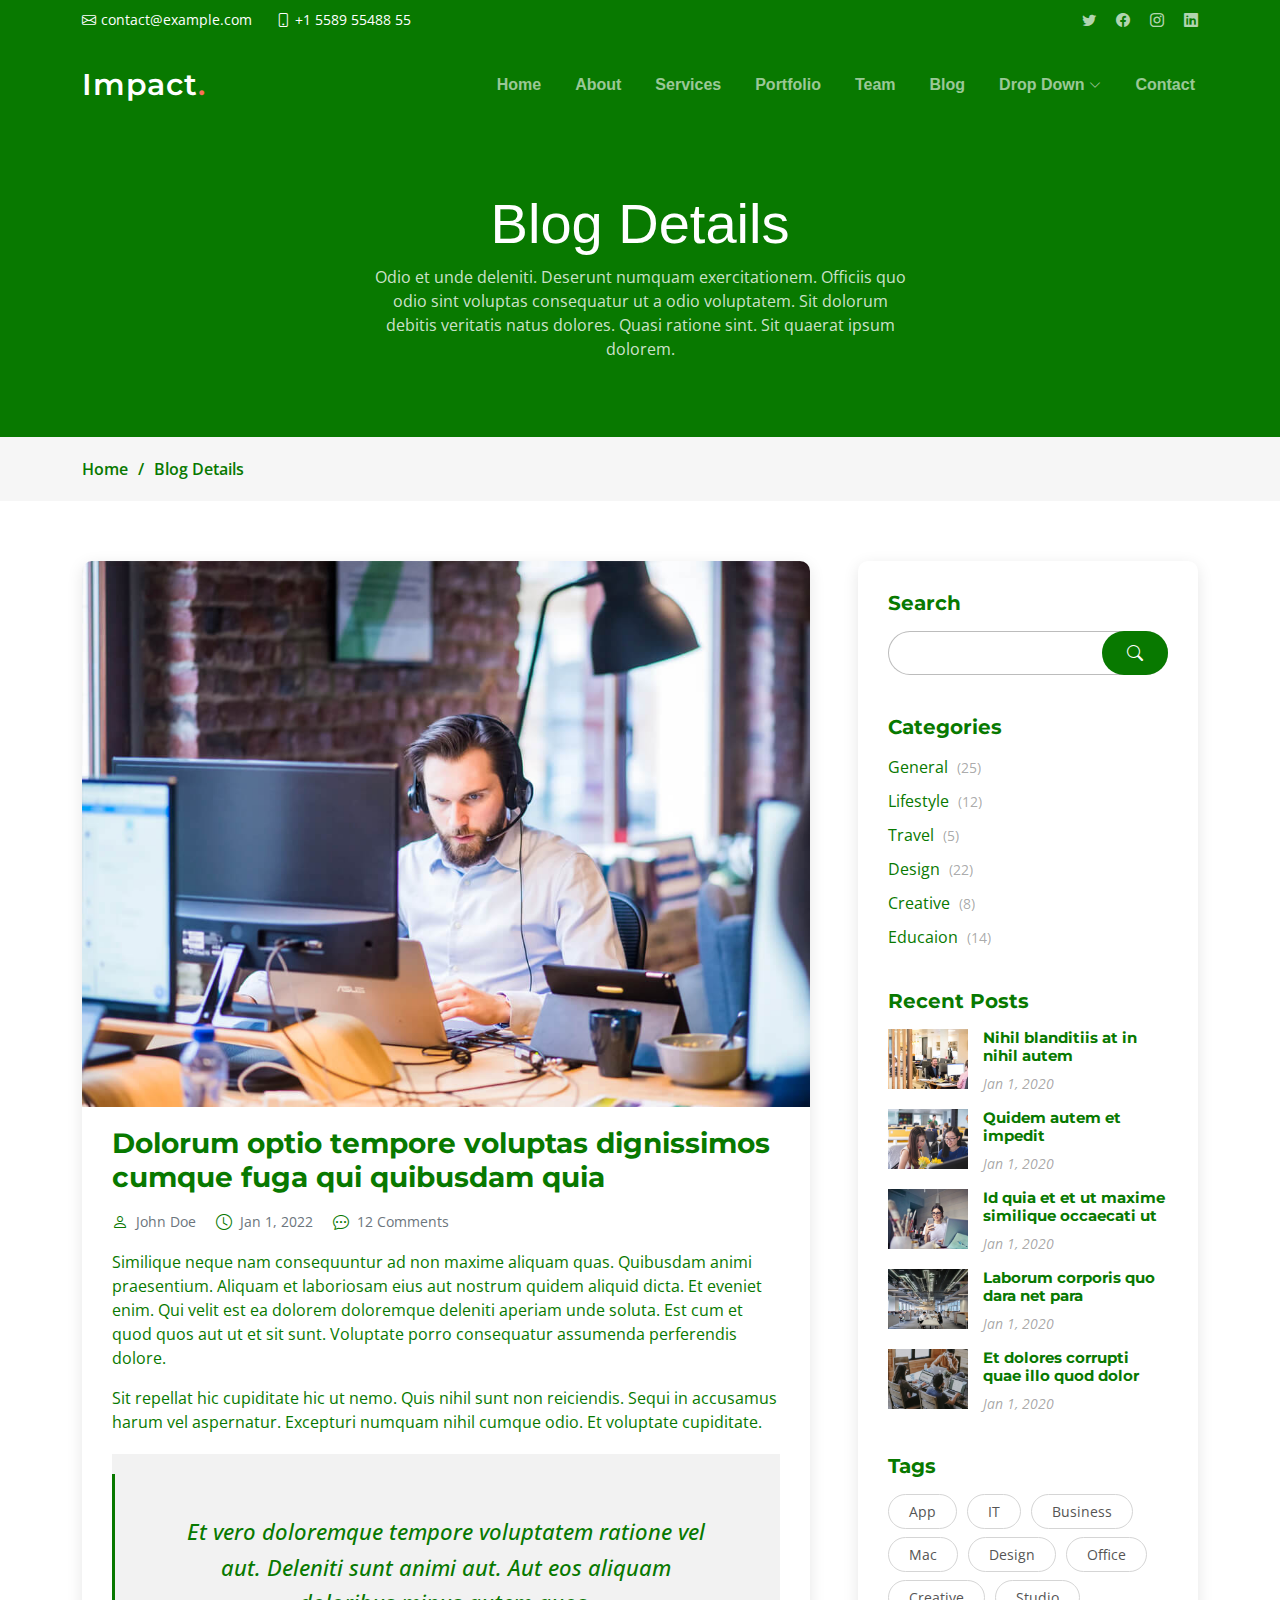
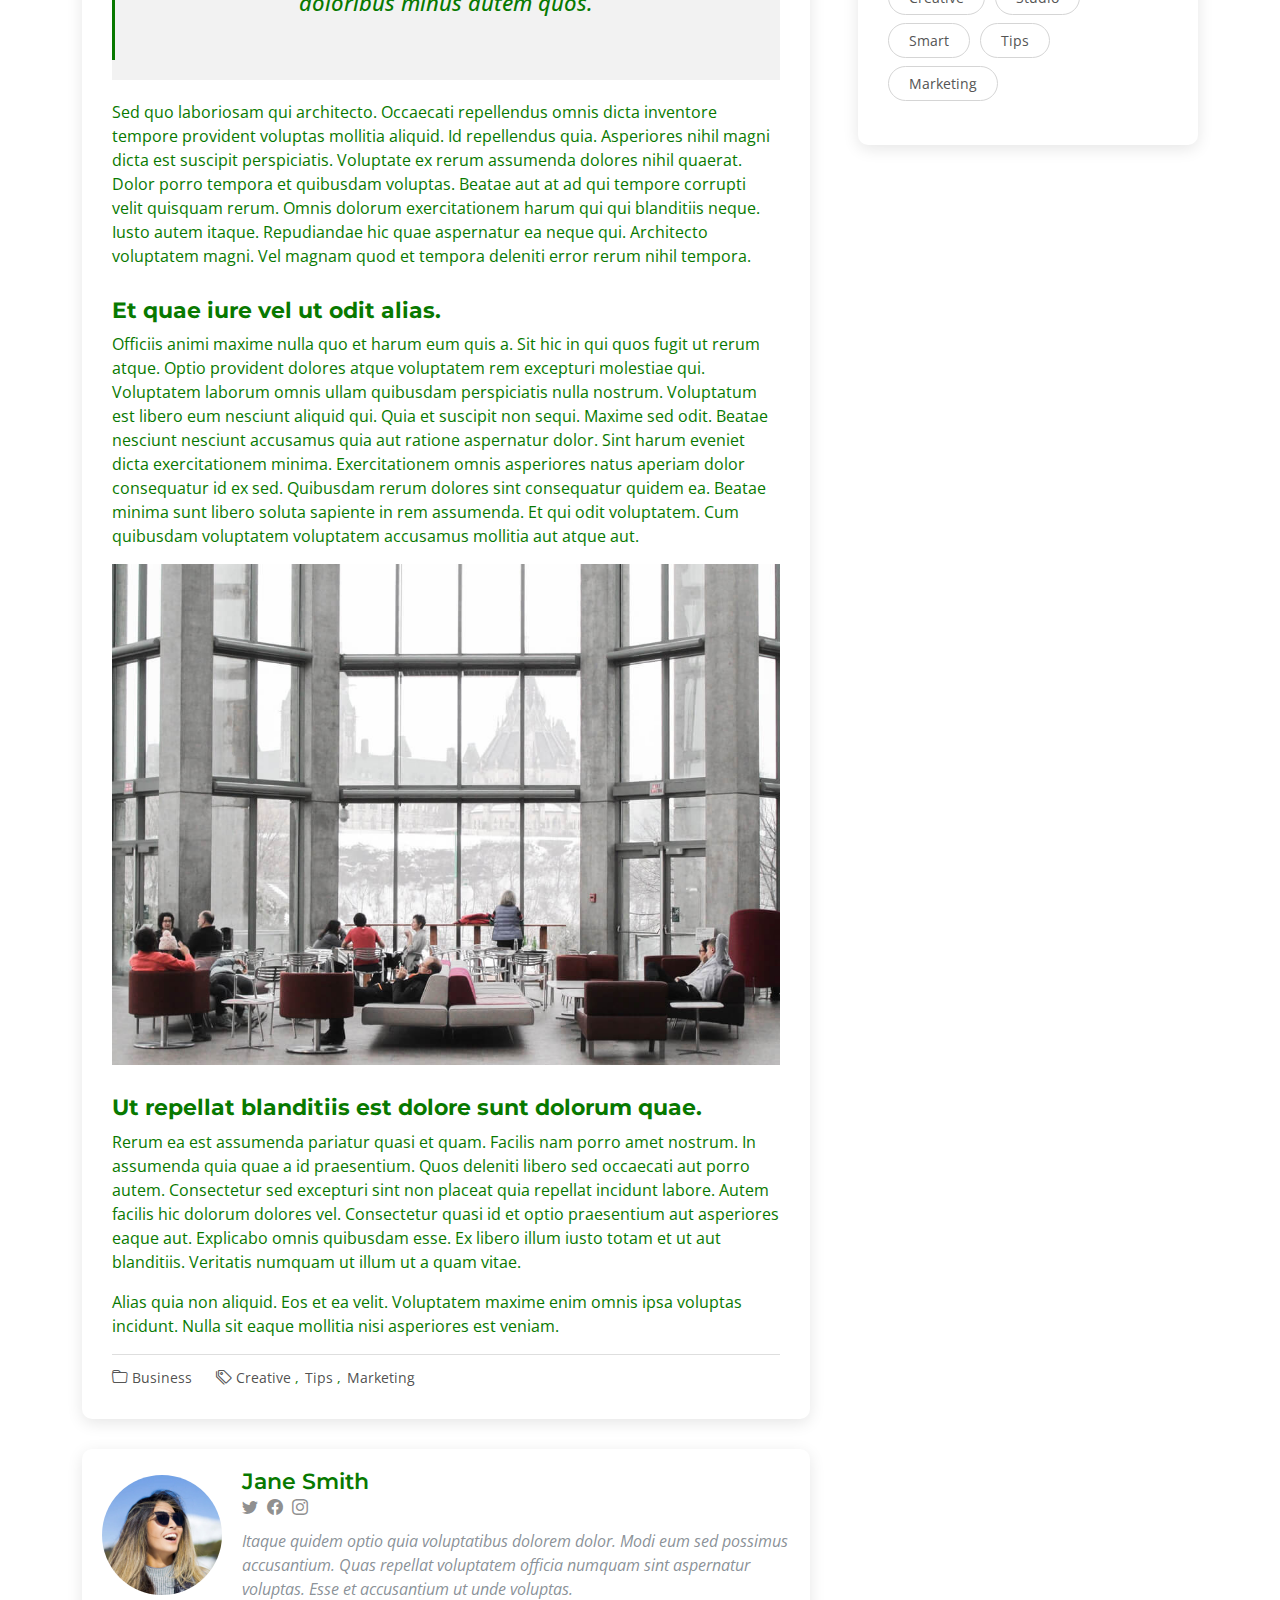
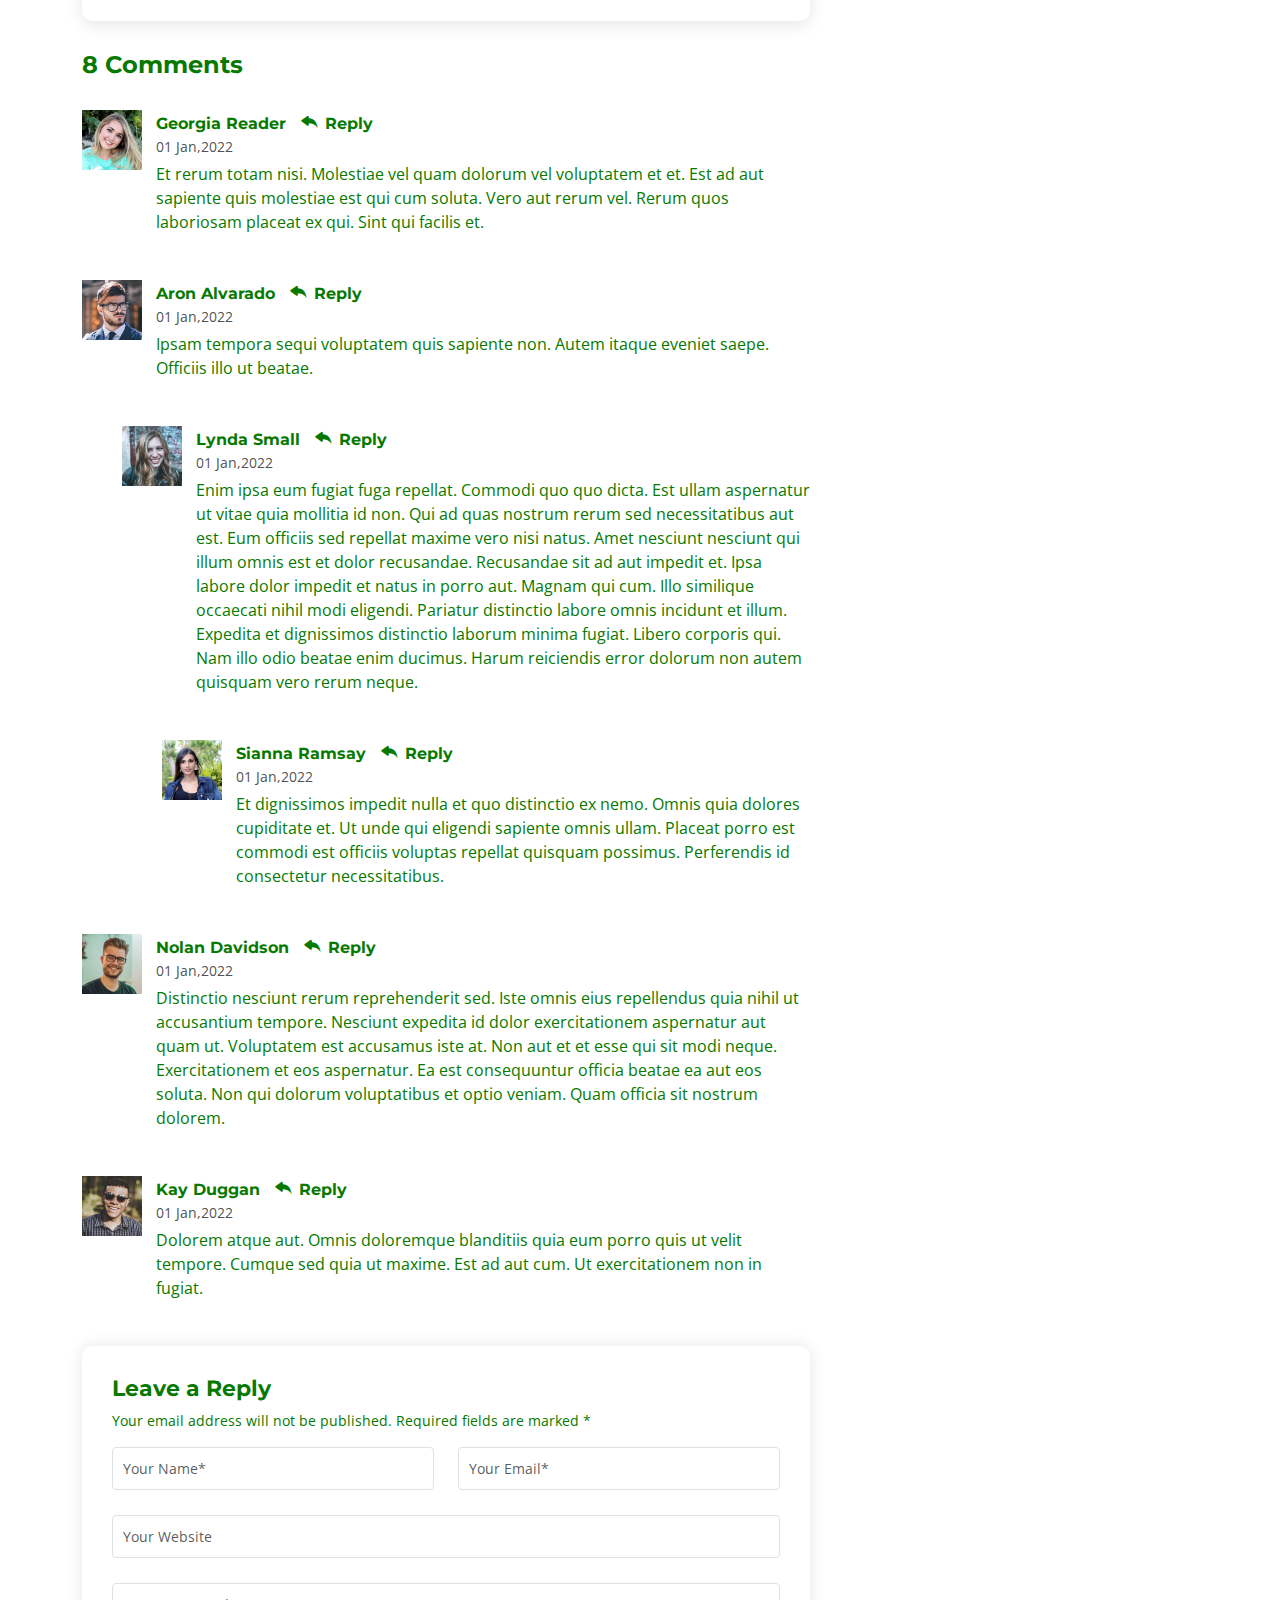
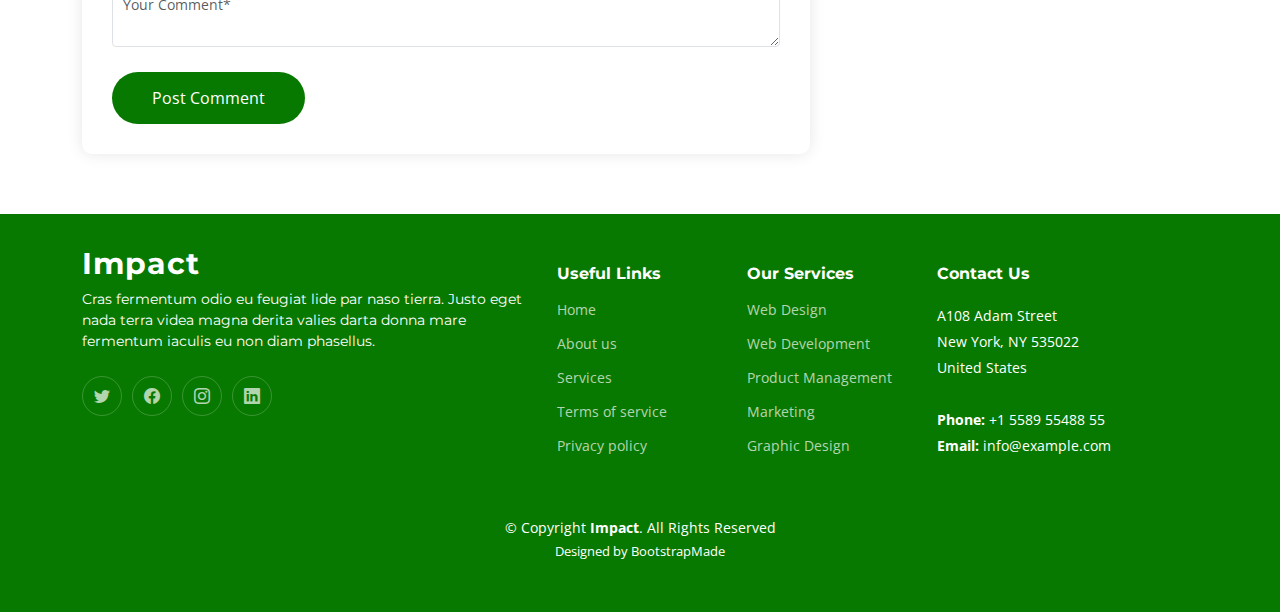
<file: blog-details.html>
<!DOCTYPE html>
<html lang="en">

<head>
  <meta charset="utf-8">
  <meta content="width=device-width, initial-scale=1.0" name="viewport">

  <title>Impact Bootstrap Template - Blog Details</title>
  <meta content="" name="description">
  <meta content="" name="keywords">

  <!-- Favicons -->
  <link href="assets/img/favicon.png" rel="icon">
  <link href="assets/img/apple-touch-icon.png" rel="apple-touch-icon">

  <!-- Google Fonts -->
  <link rel="preconnect" href="https://fonts.googleapis.com">
  <link rel="preconnect" href="https://fonts.gstatic.com" crossorigin>
  <link href="https://fonts.googleapis.com/css2?family=Open+Sans:ital,wght@0,300;0,400;0,500;0,600;0,700;1,300;1,400;1,600;1,700&family=Montserrat:ital,wght@0,300;0,400;0,500;0,600;0,700;1,300;1,400;1,500;1,600;1,700&family=Raleway:ital,wght@0,300;0,400;0,500;0,600;0,700;1,300;1,400;1,500;1,600;1,700&display=swap" rel="stylesheet">

  <!-- Vendor CSS Files -->
  <link href="assets/vendor/bootstrap/css/bootstrap.min.css" rel="stylesheet">
  <link href="assets/vendor/bootstrap-icons/bootstrap-icons.css" rel="stylesheet">
  <link href="assets/vendor/aos/aos.css" rel="stylesheet">
  <link href="assets/vendor/glightbox/css/glightbox.min.css" rel="stylesheet">
  <link href="assets/vendor/swiper/swiper-bundle.min.css" rel="stylesheet">

  <!-- Template Main CSS File -->
  <link href="assets/css/main.css" rel="stylesheet">

  <!-- =======================================================
  * Template Name: Impact
  * Updated: May 30 2023 with Bootstrap v5.3.0
  * Template URL: https://bootstrapmade.com/impact-bootstrap-business-website-template/
  * Author: BootstrapMade.com
  * License: https://bootstrapmade.com/license/
  ======================================================== -->
</head>

<body>

  <!-- ======= Header ======= -->
  <section id="topbar" class="topbar d-flex align-items-center">
    <div class="container d-flex justify-content-center justify-content-md-between">
      <div class="contact-info d-flex align-items-center">
        <i class="bi bi-envelope d-flex align-items-center"><a href="mailto:contact@example.com">contact@example.com</a></i>
        <i class="bi bi-phone d-flex align-items-center ms-4"><span>+1 5589 55488 55</span></i>
      </div>
      <div class="social-links d-none d-md-flex align-items-center">
        <a href="#" class="twitter"><i class="bi bi-twitter"></i></a>
        <a href="#" class="facebook"><i class="bi bi-facebook"></i></a>
        <a href="#" class="instagram"><i class="bi bi-instagram"></i></a>
        <a href="#" class="linkedin"><i class="bi bi-linkedin"></i></i></a>
      </div>
    </div>
  </section><!-- End Top Bar -->

  <header id="header" class="header d-flex align-items-center">

    <div class="container-fluid container-xl d-flex align-items-center justify-content-between">
      <a href="index.html" class="logo d-flex align-items-center">
        <!-- Uncomment the line below if you also wish to use an image logo -->
        <!-- <img src="assets/img/logo.png" alt=""> -->
        <h1>Impact<span>.</span></h1>
      </a>
      <nav id="navbar" class="navbar">
        <ul>
          <li><a href="#hero">Home</a></li>
          <li><a href="#about">About</a></li>
          <li><a href="#services">Services</a></li>
          <li><a href="#portfolio">Portfolio</a></li>
          <li><a href="#team">Team</a></li>
          <li><a href="blog.html">Blog</a></li>
          <li class="dropdown"><a href="#"><span>Drop Down</span> <i class="bi bi-chevron-down dropdown-indicator"></i></a>
            <ul>
              <li><a href="#">Drop Down 1</a></li>
              <li class="dropdown"><a href="#"><span>Deep Drop Down</span> <i class="bi bi-chevron-down dropdown-indicator"></i></a>
                <ul>
                  <li><a href="#">Deep Drop Down 1</a></li>
                  <li><a href="#">Deep Drop Down 2</a></li>
                  <li><a href="#">Deep Drop Down 3</a></li>
                  <li><a href="#">Deep Drop Down 4</a></li>
                  <li><a href="#">Deep Drop Down 5</a></li>
                </ul>
              </li>
              <li><a href="#">Drop Down 2</a></li>
              <li><a href="#">Drop Down 3</a></li>
              <li><a href="#">Drop Down 4</a></li>
            </ul>
          </li>
          <li><a href="#contact">Contact</a></li>
        </ul>
      </nav><!-- .navbar -->

      <i class="mobile-nav-toggle mobile-nav-show bi bi-list"></i>
      <i class="mobile-nav-toggle mobile-nav-hide d-none bi bi-x"></i>

    </div>
  </header><!-- End Header -->
  <!-- End Header -->

  <main id="main">

    <!-- ======= Breadcrumbs ======= -->
    <div class="breadcrumbs">
      <div class="page-header d-flex align-items-center" style="background-image: url('');">
        <div class="container position-relative">
          <div class="row d-flex justify-content-center">
            <div class="col-lg-6 text-center">
              <h2>Blog Details</h2>
              <p>Odio et unde deleniti. Deserunt numquam exercitationem. Officiis quo odio sint voluptas consequatur ut a odio voluptatem. Sit dolorum debitis veritatis natus dolores. Quasi ratione sint. Sit quaerat ipsum dolorem.</p>
            </div>
          </div>
        </div>
      </div>
      <nav>
        <div class="container">
          <ol>
            <li><a href="index.html">Home</a></li>
            <li>Blog Details</li>
          </ol>
        </div>
      </nav>
    </div><!-- End Breadcrumbs -->

    <!-- ======= Blog Details Section ======= -->
    <section id="blog" class="blog">
      <div class="container" data-aos="fade-up">

        <div class="row g-5">

          <div class="col-lg-8">

            <article class="blog-details">

              <div class="post-img">
                <img src="assets/img/blog/blog-1.jpg" alt="" class="img-fluid">
              </div>

              <h2 class="title">Dolorum optio tempore voluptas dignissimos cumque fuga qui quibusdam quia</h2>

              <div class="meta-top">
                <ul>
                  <li class="d-flex align-items-center"><i class="bi bi-person"></i> <a href="blog-details.html">John Doe</a></li>
                  <li class="d-flex align-items-center"><i class="bi bi-clock"></i> <a href="blog-details.html"><time datetime="2020-01-01">Jan 1, 2022</time></a></li>
                  <li class="d-flex align-items-center"><i class="bi bi-chat-dots"></i> <a href="blog-details.html">12 Comments</a></li>
                </ul>
              </div><!-- End meta top -->

              <div class="content">
                <p>
                  Similique neque nam consequuntur ad non maxime aliquam quas. Quibusdam animi praesentium. Aliquam et laboriosam eius aut nostrum quidem aliquid dicta.
                  Et eveniet enim. Qui velit est ea dolorem doloremque deleniti aperiam unde soluta. Est cum et quod quos aut ut et sit sunt. Voluptate porro consequatur assumenda perferendis dolore.
                </p>

                <p>
                  Sit repellat hic cupiditate hic ut nemo. Quis nihil sunt non reiciendis. Sequi in accusamus harum vel aspernatur. Excepturi numquam nihil cumque odio. Et voluptate cupiditate.
                </p>

                <blockquote>
                  <p>
                    Et vero doloremque tempore voluptatem ratione vel aut. Deleniti sunt animi aut. Aut eos aliquam doloribus minus autem quos.
                  </p>
                </blockquote>

                <p>
                  Sed quo laboriosam qui architecto. Occaecati repellendus omnis dicta inventore tempore provident voluptas mollitia aliquid. Id repellendus quia. Asperiores nihil magni dicta est suscipit perspiciatis. Voluptate ex rerum assumenda dolores nihil quaerat.
                  Dolor porro tempora et quibusdam voluptas. Beatae aut at ad qui tempore corrupti velit quisquam rerum. Omnis dolorum exercitationem harum qui qui blanditiis neque.
                  Iusto autem itaque. Repudiandae hic quae aspernatur ea neque qui. Architecto voluptatem magni. Vel magnam quod et tempora deleniti error rerum nihil tempora.
                </p>

                <h3>Et quae iure vel ut odit alias.</h3>
                <p>
                  Officiis animi maxime nulla quo et harum eum quis a. Sit hic in qui quos fugit ut rerum atque. Optio provident dolores atque voluptatem rem excepturi molestiae qui. Voluptatem laborum omnis ullam quibusdam perspiciatis nulla nostrum. Voluptatum est libero eum nesciunt aliquid qui.
                  Quia et suscipit non sequi. Maxime sed odit. Beatae nesciunt nesciunt accusamus quia aut ratione aspernatur dolor. Sint harum eveniet dicta exercitationem minima. Exercitationem omnis asperiores natus aperiam dolor consequatur id ex sed. Quibusdam rerum dolores sint consequatur quidem ea.
                  Beatae minima sunt libero soluta sapiente in rem assumenda. Et qui odit voluptatem. Cum quibusdam voluptatem voluptatem accusamus mollitia aut atque aut.
                </p>
                <img src="assets/img/blog/blog-inside-post.jpg" class="img-fluid" alt="">

                <h3>Ut repellat blanditiis est dolore sunt dolorum quae.</h3>
                <p>
                  Rerum ea est assumenda pariatur quasi et quam. Facilis nam porro amet nostrum. In assumenda quia quae a id praesentium. Quos deleniti libero sed occaecati aut porro autem. Consectetur sed excepturi sint non placeat quia repellat incidunt labore. Autem facilis hic dolorum dolores vel.
                  Consectetur quasi id et optio praesentium aut asperiores eaque aut. Explicabo omnis quibusdam esse. Ex libero illum iusto totam et ut aut blanditiis. Veritatis numquam ut illum ut a quam vitae.
                </p>
                <p>
                  Alias quia non aliquid. Eos et ea velit. Voluptatem maxime enim omnis ipsa voluptas incidunt. Nulla sit eaque mollitia nisi asperiores est veniam.
                </p>

              </div><!-- End post content -->

              <div class="meta-bottom">
                <i class="bi bi-folder"></i>
                <ul class="cats">
                  <li><a href="#">Business</a></li>
                </ul>

                <i class="bi bi-tags"></i>
                <ul class="tags">
                  <li><a href="#">Creative</a></li>
                  <li><a href="#">Tips</a></li>
                  <li><a href="#">Marketing</a></li>
                </ul>
              </div><!-- End meta bottom -->

            </article><!-- End blog post -->

            <div class="post-author d-flex align-items-center">
              <img src="assets/img/blog/blog-author.jpg" class="rounded-circle flex-shrink-0" alt="">
              <div>
                <h4>Jane Smith</h4>
                <div class="social-links">
                  <a href="https://twitters.com/#"><i class="bi bi-twitter"></i></a>
                  <a href="https://facebook.com/#"><i class="bi bi-facebook"></i></a>
                  <a href="https://instagram.com/#"><i class="biu bi-instagram"></i></a>
                </div>
                <p>
                  Itaque quidem optio quia voluptatibus dolorem dolor. Modi eum sed possimus accusantium. Quas repellat voluptatem officia numquam sint aspernatur voluptas. Esse et accusantium ut unde voluptas.
                </p>
              </div>
            </div><!-- End post author -->

            <div class="comments">

              <h4 class="comments-count">8 Comments</h4>

              <div id="comment-1" class="comment">
                <div class="d-flex">
                  <div class="comment-img"><img src="assets/img/blog/comments-1.jpg" alt=""></div>
                  <div>
                    <h5><a href="">Georgia Reader</a> <a href="#" class="reply"><i class="bi bi-reply-fill"></i> Reply</a></h5>
                    <time datetime="2020-01-01">01 Jan,2022</time>
                    <p>
                      Et rerum totam nisi. Molestiae vel quam dolorum vel voluptatem et et. Est ad aut sapiente quis molestiae est qui cum soluta.
                      Vero aut rerum vel. Rerum quos laboriosam placeat ex qui. Sint qui facilis et.
                    </p>
                  </div>
                </div>
              </div><!-- End comment #1 -->

              <div id="comment-2" class="comment">
                <div class="d-flex">
                  <div class="comment-img"><img src="assets/img/blog/comments-2.jpg" alt=""></div>
                  <div>
                    <h5><a href="">Aron Alvarado</a> <a href="#" class="reply"><i class="bi bi-reply-fill"></i> Reply</a></h5>
                    <time datetime="2020-01-01">01 Jan,2022</time>
                    <p>
                      Ipsam tempora sequi voluptatem quis sapiente non. Autem itaque eveniet saepe. Officiis illo ut beatae.
                    </p>
                  </div>
                </div>

                <div id="comment-reply-1" class="comment comment-reply">
                  <div class="d-flex">
                    <div class="comment-img"><img src="assets/img/blog/comments-3.jpg" alt=""></div>
                    <div>
                      <h5><a href="">Lynda Small</a> <a href="#" class="reply"><i class="bi bi-reply-fill"></i> Reply</a></h5>
                      <time datetime="2020-01-01">01 Jan,2022</time>
                      <p>
                        Enim ipsa eum fugiat fuga repellat. Commodi quo quo dicta. Est ullam aspernatur ut vitae quia mollitia id non. Qui ad quas nostrum rerum sed necessitatibus aut est. Eum officiis sed repellat maxime vero nisi natus. Amet nesciunt nesciunt qui illum omnis est et dolor recusandae.

                        Recusandae sit ad aut impedit et. Ipsa labore dolor impedit et natus in porro aut. Magnam qui cum. Illo similique occaecati nihil modi eligendi. Pariatur distinctio labore omnis incidunt et illum. Expedita et dignissimos distinctio laborum minima fugiat.

                        Libero corporis qui. Nam illo odio beatae enim ducimus. Harum reiciendis error dolorum non autem quisquam vero rerum neque.
                      </p>
                    </div>
                  </div>

                  <div id="comment-reply-2" class="comment comment-reply">
                    <div class="d-flex">
                      <div class="comment-img"><img src="assets/img/blog/comments-4.jpg" alt=""></div>
                      <div>
                        <h5><a href="">Sianna Ramsay</a> <a href="#" class="reply"><i class="bi bi-reply-fill"></i> Reply</a></h5>
                        <time datetime="2020-01-01">01 Jan,2022</time>
                        <p>
                          Et dignissimos impedit nulla et quo distinctio ex nemo. Omnis quia dolores cupiditate et. Ut unde qui eligendi sapiente omnis ullam. Placeat porro est commodi est officiis voluptas repellat quisquam possimus. Perferendis id consectetur necessitatibus.
                        </p>
                      </div>
                    </div>

                  </div><!-- End comment reply #2-->

                </div><!-- End comment reply #1-->

              </div><!-- End comment #2-->

              <div id="comment-3" class="comment">
                <div class="d-flex">
                  <div class="comment-img"><img src="assets/img/blog/comments-5.jpg" alt=""></div>
                  <div>
                    <h5><a href="">Nolan Davidson</a> <a href="#" class="reply"><i class="bi bi-reply-fill"></i> Reply</a></h5>
                    <time datetime="2020-01-01">01 Jan,2022</time>
                    <p>
                      Distinctio nesciunt rerum reprehenderit sed. Iste omnis eius repellendus quia nihil ut accusantium tempore. Nesciunt expedita id dolor exercitationem aspernatur aut quam ut. Voluptatem est accusamus iste at.
                      Non aut et et esse qui sit modi neque. Exercitationem et eos aspernatur. Ea est consequuntur officia beatae ea aut eos soluta. Non qui dolorum voluptatibus et optio veniam. Quam officia sit nostrum dolorem.
                    </p>
                  </div>
                </div>

              </div><!-- End comment #3 -->

              <div id="comment-4" class="comment">
                <div class="d-flex">
                  <div class="comment-img"><img src="assets/img/blog/comments-6.jpg" alt=""></div>
                  <div>
                    <h5><a href="">Kay Duggan</a> <a href="#" class="reply"><i class="bi bi-reply-fill"></i> Reply</a></h5>
                    <time datetime="2020-01-01">01 Jan,2022</time>
                    <p>
                      Dolorem atque aut. Omnis doloremque blanditiis quia eum porro quis ut velit tempore. Cumque sed quia ut maxime. Est ad aut cum. Ut exercitationem non in fugiat.
                    </p>
                  </div>
                </div>

              </div><!-- End comment #4 -->

              <div class="reply-form">

                <h4>Leave a Reply</h4>
                <p>Your email address will not be published. Required fields are marked * </p>
                <form action="">
                  <div class="row">
                    <div class="col-md-6 form-group">
                      <input name="name" type="text" class="form-control" placeholder="Your Name*">
                    </div>
                    <div class="col-md-6 form-group">
                      <input name="email" type="text" class="form-control" placeholder="Your Email*">
                    </div>
                  </div>
                  <div class="row">
                    <div class="col form-group">
                      <input name="website" type="text" class="form-control" placeholder="Your Website">
                    </div>
                  </div>
                  <div class="row">
                    <div class="col form-group">
                      <textarea name="comment" class="form-control" placeholder="Your Comment*"></textarea>
                    </div>
                  </div>
                  <button type="submit" class="btn btn-primary">Post Comment</button>

                </form>

              </div>

            </div><!-- End blog comments -->

          </div>

          <div class="col-lg-4">

            <div class="sidebar">

              <div class="sidebar-item search-form">
                <h3 class="sidebar-title">Search</h3>
                <form action="" class="mt-3">
                  <input type="text">
                  <button type="submit"><i class="bi bi-search"></i></button>
                </form>
              </div><!-- End sidebar search formn-->

              <div class="sidebar-item categories">
                <h3 class="sidebar-title">Categories</h3>
                <ul class="mt-3">
                  <li><a href="#">General <span>(25)</span></a></li>
                  <li><a href="#">Lifestyle <span>(12)</span></a></li>
                  <li><a href="#">Travel <span>(5)</span></a></li>
                  <li><a href="#">Design <span>(22)</span></a></li>
                  <li><a href="#">Creative <span>(8)</span></a></li>
                  <li><a href="#">Educaion <span>(14)</span></a></li>
                </ul>
              </div><!-- End sidebar categories-->

              <div class="sidebar-item recent-posts">
                <h3 class="sidebar-title">Recent Posts</h3>

                <div class="mt-3">

                  <div class="post-item mt-3">
                    <img src="assets/img/blog/blog-recent-1.jpg" alt="">
                    <div>
                      <h4><a href="blog-details.html">Nihil blanditiis at in nihil autem</a></h4>
                      <time datetime="2020-01-01">Jan 1, 2020</time>
                    </div>
                  </div><!-- End recent post item-->

                  <div class="post-item">
                    <img src="assets/img/blog/blog-recent-2.jpg" alt="">
                    <div>
                      <h4><a href="blog-details.html">Quidem autem et impedit</a></h4>
                      <time datetime="2020-01-01">Jan 1, 2020</time>
                    </div>
                  </div><!-- End recent post item-->

                  <div class="post-item">
                    <img src="assets/img/blog/blog-recent-3.jpg" alt="">
                    <div>
                      <h4><a href="blog-details.html">Id quia et et ut maxime similique occaecati ut</a></h4>
                      <time datetime="2020-01-01">Jan 1, 2020</time>
                    </div>
                  </div><!-- End recent post item-->

                  <div class="post-item">
                    <img src="assets/img/blog/blog-recent-4.jpg" alt="">
                    <div>
                      <h4><a href="blog-details.html">Laborum corporis quo dara net para</a></h4>
                      <time datetime="2020-01-01">Jan 1, 2020</time>
                    </div>
                  </div><!-- End recent post item-->

                  <div class="post-item">
                    <img src="assets/img/blog/blog-recent-5.jpg" alt="">
                    <div>
                      <h4><a href="blog-details.html">Et dolores corrupti quae illo quod dolor</a></h4>
                      <time datetime="2020-01-01">Jan 1, 2020</time>
                    </div>
                  </div><!-- End recent post item-->

                </div>

              </div><!-- End sidebar recent posts-->

              <div class="sidebar-item tags">
                <h3 class="sidebar-title">Tags</h3>
                <ul class="mt-3">
                  <li><a href="#">App</a></li>
                  <li><a href="#">IT</a></li>
                  <li><a href="#">Business</a></li>
                  <li><a href="#">Mac</a></li>
                  <li><a href="#">Design</a></li>
                  <li><a href="#">Office</a></li>
                  <li><a href="#">Creative</a></li>
                  <li><a href="#">Studio</a></li>
                  <li><a href="#">Smart</a></li>
                  <li><a href="#">Tips</a></li>
                  <li><a href="#">Marketing</a></li>
                </ul>
              </div><!-- End sidebar tags-->

            </div><!-- End Blog Sidebar -->

          </div>
        </div>

      </div>
    </section><!-- End Blog Details Section -->

  </main><!-- End #main -->

  <!-- ======= Footer ======= -->
  <footer id="footer" class="footer">

    <div class="container">
      <div class="row gy-4">
        <div class="col-lg-5 col-md-12 footer-info">
          <a href="index.html" class="logo d-flex align-items-center">
            <span>Impact</span>
          </a>
          <p>Cras fermentum odio eu feugiat lide par naso tierra. Justo eget nada terra videa magna derita valies darta donna mare fermentum iaculis eu non diam phasellus.</p>
          <div class="social-links d-flex mt-4">
            <a href="#" class="twitter"><i class="bi bi-twitter"></i></a>
            <a href="#" class="facebook"><i class="bi bi-facebook"></i></a>
            <a href="#" class="instagram"><i class="bi bi-instagram"></i></a>
            <a href="#" class="linkedin"><i class="bi bi-linkedin"></i></a>
          </div>
        </div>

        <div class="col-lg-2 col-6 footer-links">
          <h4>Useful Links</h4>
          <ul>
            <li><a href="#">Home</a></li>
            <li><a href="#">About us</a></li>
            <li><a href="#">Services</a></li>
            <li><a href="#">Terms of service</a></li>
            <li><a href="#">Privacy policy</a></li>
          </ul>
        </div>

        <div class="col-lg-2 col-6 footer-links">
          <h4>Our Services</h4>
          <ul>
            <li><a href="#">Web Design</a></li>
            <li><a href="#">Web Development</a></li>
            <li><a href="#">Product Management</a></li>
            <li><a href="#">Marketing</a></li>
            <li><a href="#">Graphic Design</a></li>
          </ul>
        </div>

        <div class="col-lg-3 col-md-12 footer-contact text-center text-md-start">
          <h4>Contact Us</h4>
          <p>
            A108 Adam Street <br>
            New York, NY 535022<br>
            United States <br><br>
            <strong>Phone:</strong> +1 5589 55488 55<br>
            <strong>Email:</strong> info@example.com<br>
          </p>

        </div>

      </div>
    </div>

    <div class="container mt-4">
      <div class="copyright">
        &copy; Copyright <strong><span>Impact</span></strong>. All Rights Reserved
      </div>
      <div class="credits">
        <!-- All the links in the footer should remain intact. -->
        <!-- You can delete the links only if you purchased the pro version. -->
        <!-- Licensing information: https://bootstrapmade.com/license/ -->
        <!-- Purchase the pro version with working PHP/AJAX contact form: https://bootstrapmade.com/impact-bootstrap-business-website-template/ -->
        Designed by <a href="https://bootstrapmade.com/">BootstrapMade</a>
      </div>
    </div>

  </footer><!-- End Footer -->
  <!-- End Footer -->

  <a href="#" class="scroll-top d-flex align-items-center justify-content-center"><i class="bi bi-arrow-up-short"></i></a>

  <div id="preloader"></div>

  <!-- Vendor JS Files -->
  <script src="assets/vendor/bootstrap/js/bootstrap.bundle.min.js"></script>
  <script src="assets/vendor/aos/aos.js"></script>
  <script src="assets/vendor/glightbox/js/glightbox.min.js"></script>
  <script src="assets/vendor/purecounter/purecounter_vanilla.js"></script>
  <script src="assets/vendor/swiper/swiper-bundle.min.js"></script>
  <script src="assets/vendor/isotope-layout/isotope.pkgd.min.js"></script>
  <script src="assets/vendor/php-email-form/validate.js"></script>

  <!-- Template Main JS File -->
  <script src="assets/js/main.js"></script>

</body>

</html>
</file>
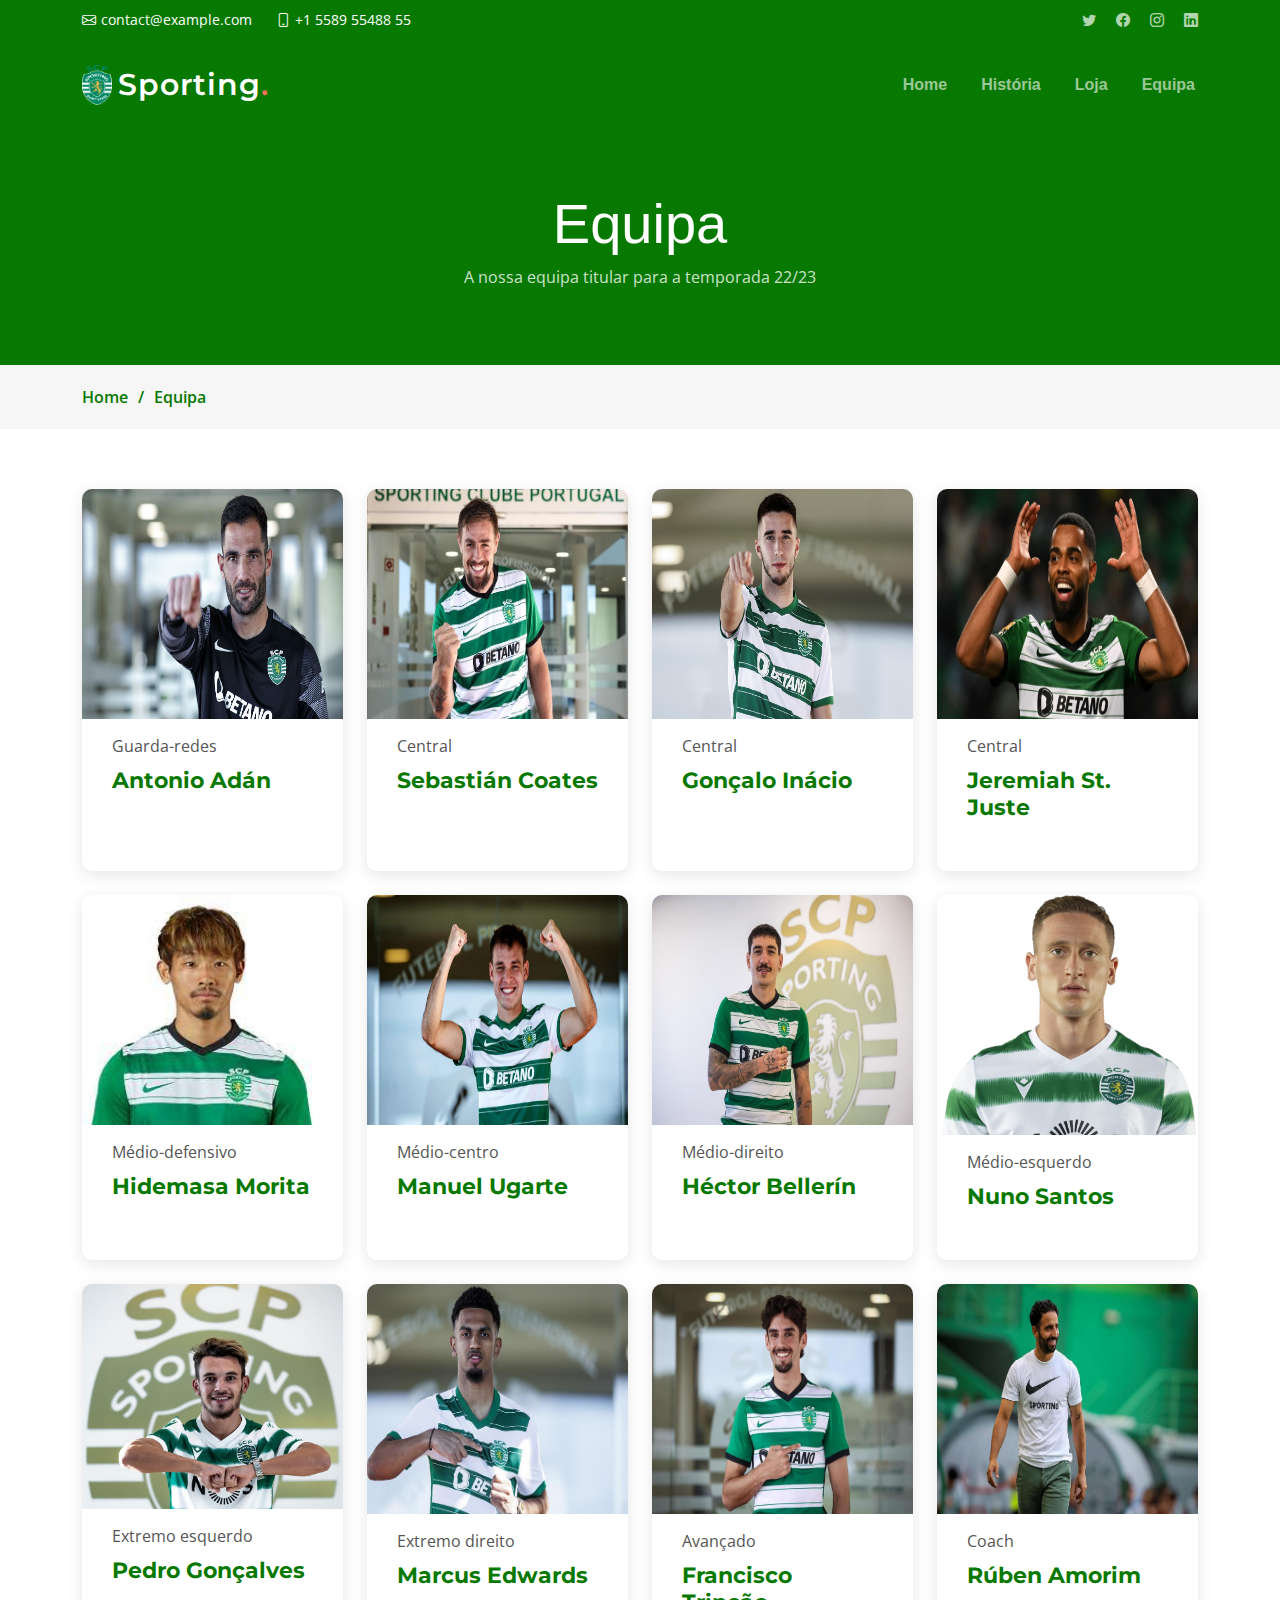
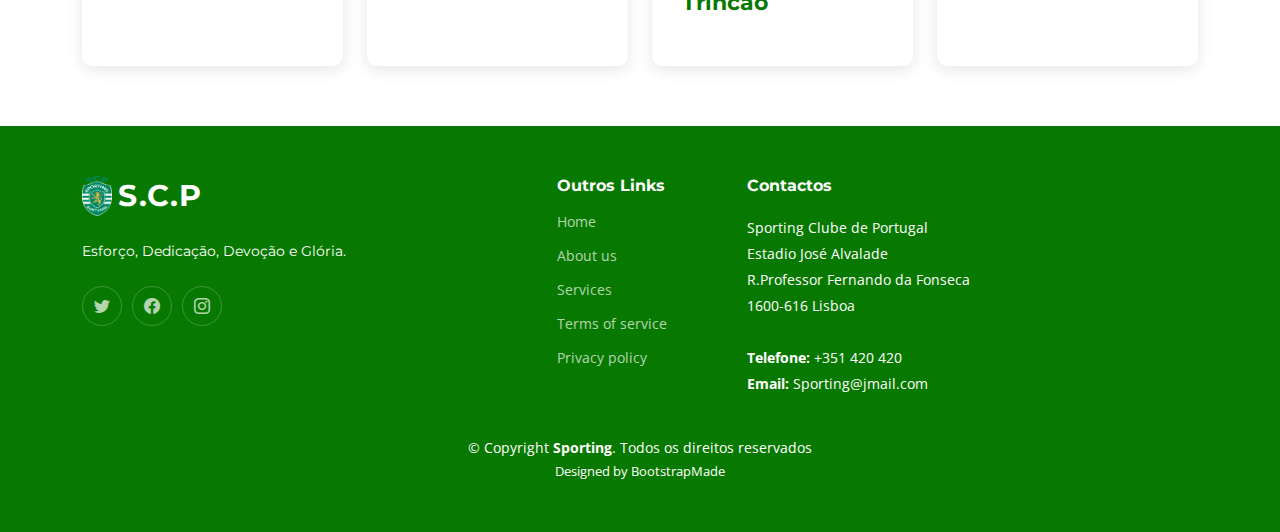
<file: blog.html>
<!DOCTYPE html>
<html lang="en">

<head>
  <meta charset="utf-8">
  <meta content="width=device-width, initial-scale=1.0" name="viewport">

  <title>Impact Bootstrap Template - Blog</title>
  <meta content="" name="description">
  <meta content="" name="keywords">

  <!-- Favicons -->
  <link href="assets/img/blog/Sporting-Simbolo-Header.png" rel="icon">
  <link href="assets/img/blog/Sporting-Simbolo-Header.png" rel="apple-touch-icon">

  <!-- Google Fonts -->
  <link rel="preconnect" href="https://fonts.googleapis.com">
  <link rel="preconnect" href="https://fonts.gstatic.com" crossorigin>
  <link href="https://fonts.googleapis.com/css2?family=Open+Sans:ital,wght@0,300;0,400;0,500;0,600;0,700;1,300;1,400;1,600;1,700&family=Montserrat:ital,wght@0,300;0,400;0,500;0,600;0,700;1,300;1,400;1,500;1,600;1,700&family=Raleway:ital,wght@0,300;0,400;0,500;0,600;0,700;1,300;1,400;1,500;1,600;1,700&display=swap" rel="stylesheet">

  <!-- Vendor CSS Files -->
  <link href="assets/vendor/bootstrap/css/bootstrap.min.css" rel="stylesheet">
  <link href="assets/vendor/bootstrap-icons/bootstrap-icons.css" rel="stylesheet">
  <link href="assets/vendor/aos/aos.css" rel="stylesheet">
  <link href="assets/vendor/glightbox/css/glightbox.min.css" rel="stylesheet">
  <link href="assets/vendor/swiper/swiper-bundle.min.css" rel="stylesheet">

  <!-- Template Main CSS File -->
  <link href="assets/css/main.css" rel="stylesheet">

  <!-- =======================================================
  * Template Name: Impact
  * Updated: May 30 2023 with Bootstrap v5.3.0
  * Template URL: https://bootstrapmade.com/impact-bootstrap-business-website-template/
  * Author: BootstrapMade.com
  * License: https://bootstrapmade.com/license/
  ======================================================== -->
</head>

<body>

  <!-- ======= Header ======= -->
  <section id="topbar" class="topbar d-flex align-items-center">
    <div class="container d-flex justify-content-center justify-content-md-between">
      <div class="contact-info d-flex align-items-center">
        <i class="bi bi-envelope d-flex align-items-center"><a href="mailto:contact@example.com">contact@example.com</a></i>
        <i class="bi bi-phone d-flex align-items-center ms-4"><span>+1 5589 55488 55</span></i>
      </div>
      <div class="social-links d-none d-md-flex align-items-center">
        <a href="#" class="twitter"><i class="bi bi-twitter"></i></a>
        <a href="#" class="facebook"><i class="bi bi-facebook"></i></a>
        <a href="#" class="instagram"><i class="bi bi-instagram"></i></a>
        <a href="#" class="linkedin"><i class="bi bi-linkedin"></i></i></a>
      </div>
    </div>
  </section><!-- End Top Bar -->

  <header id="header" class="header d-flex align-items-center">

    <div class="container-fluid container-xl d-flex align-items-center justify-content-between">
      <a href="index.html" class="logo d-flex align-items-center">
        <img src="assets/img/blog/Sporting-Simbolo-Header.png" alt="">
        <h1>Sporting<span>.</span></h1>
      </a>
      <nav id="navbar" class="navbar">
        <ul>
          <li><a href="index.html">Home</a></li>
          <li><a href="portfolio-details.html">História</a></li>
          <li><a href="loja.html">Loja</a></li>
          <li><a href="blog.html">Equipa</a></li>
        </ul>
      </nav><!-- .navbar -->

      <i class="mobile-nav-toggle mobile-nav-show bi bi-list"></i>
      <i class="mobile-nav-toggle mobile-nav-hide d-none bi bi-x"></i>

    </div>
  </header><!-- End Header -->
  <!-- End Header -->

  <main id="main">

    <!-- ======= Breadcrumbs ======= -->
    <div class="breadcrumbs">
      <div class="page-header d-flex align-items-center" style="background-image: url('');">
        <div class="container position-relative">
          <div class="row d-flex justify-content-center">
            <div class="col-lg-6 text-center">
              <h2>Equipa</h2>
              <p>A nossa equipa titular para a temporada 22/23</p>
            </div>
          </div>
        </div>
      </div>
      <nav>
        <div class="container">
          <ol>
            <li><a href="index.html">Home</a></li>
            <li>Equipa</li>
          </ol>
        </div>
      </nav>
    </div><!-- End Breadcrumbs -->

    <!-- ======= Blog Section ======= -->
    <section id="blog" class="blog">
      <div class="container" data-aos="fade-up">

        <div class="row gy-4 posts-list">

          <div class="col-xl-3 col-md-">
            <article>

              <div class="post-img">
                <img src="assets/img/players/adam.jpg" alt="" class="img-fluid player-height">
              </div>

              <p class="post-category">Guarda-redes</p>

              <h2 class="title">
                <a href="https://pt.wikipedia.org/wiki/Antonio_Ad%C3%A1n">Antonio Adán</a>
              </h2>

            </article>
          </div><!-- End post list item -->

          <div class="col-xl-3 col-md-6">
            <article>

              <div class="post-img">
                <img src="assets/img/players/coates.jpg" alt="" class="img-fluid player-height">
              </div>

              <p class="post-category">Central</p>

              <h2 class="title">
                <a href="https://pt.wikipedia.org/wiki/Sebasti%C3%A1n_Coates">Sebastián Coates</a>
              </h2>

            </article>
          </div><!-- End post list item -->

          <div class="col-xl-3 col-md-6">
            <article>

              <div class="post-img">
                <img src="assets/img/players/inacio.jpg" alt="" class="img-fluid player-height">
              </div>

              <p class="post-category">Central</p>

              <h2 class="title">
                <a href="https://pt.wikipedia.org/wiki/Gon%C3%A7alo_In%C3%A1cio">Gonçalo Inácio</a>
              </h2>

            </article>
          </div><!-- End post list item -->

          <div class="col-xl-3 col-md-6">
            <article>

              <div class="post-img">
                <img src="assets/img/players/stjuste.jpg" alt="" class="img-fluid player-height">
              </div>

              <p class="post-category">Central</p>

              <h2 class="title">
                <a href="https://en.wikipedia.org/wiki/Jerry_St._Juste">Jeremiah St. Juste</a>
              </h2>

            </article>
          </div><!-- End post list item -->

          <div class="col-xl-3 col-md-6">
            <article>

              <div class="post-img">
                <img src="assets/img/players/morita.jpg" alt="" class="img-fluid player-height">
              </div>

              <p class="post-category">Médio-defensivo</p>

              <h2 class="title">
                <a href="https://pt.wikipedia.org/wiki/Hidemasa_Morita">Hidemasa Morita</a>
              </h2>

            </article>
          </div><!-- End post list item -->

          <div class="col-xl-3 col-md-6">
            <article>

              <div class="post-img">
                <img src="assets/img/players/ugarte.jpg" alt="" class="img-fluid player-height">
              </div>

              <p class="post-category">Médio-centro</p>

              <h2 class="title">
                <a href="https://pt.wikipedia.org/wiki/Manuel_Ugarte">Manuel Ugarte</a>
              </h2>

            </article>
          </div><!-- End post list item -->

          <div class="col-xl-3 col-md-6">
            <article>

              <div class="post-img">
                <img src="assets/img/players/bellerin.jpg" alt="" class="img-fluid player-height">
              </div>

              <p class="post-category">Médio-direito</p>

              <h2 class="title">
                <a href="https://pt.wikipedia.org/wiki/H%C3%A9ctor_Beller%C3%ADn">Héctor Bellerín</a>
              </h2>

            </article>
          </div><!-- End post list item -->

          <div class="col-xl-3 col-md-6">
            <article>

              <div class="post-img">
                <img src="assets/img/players/nunosantos.png" alt="" class="img-fluid">
              </div>

              <p class="post-category">Médio-esquerdo</p>

              <h2 class="title">
                <a href="https://pt.wikipedia.org/wiki/Nuno_Miguel_Gomes_dos_Santos">Nuno Santos</a>
              </h2>

            </article>
          </div><!-- End post list item -->

          <div class="col-xl-3 col-md-6">
            <article>

              <div class="post-img">
                <img src="assets/img/players/pedrogonçalves.jpg" alt="" class="img-fluid">
              </div>

              <p class="post-category">Extremo esquerdo</p>

              <h2 class="title">
                <a href="https://pt.wikipedia.org/wiki/Pedro_Gon%C3%A7alves">Pedro Gonçalves</a>
              </h2>

            </article>
          </div><!-- End post list item -->

          <div class="col-xl-3 col-md-6">
            <article>

              <div class="post-img">
                <img src="assets/img/players/edwards.jpg" alt="" class="img-fluid player-height">
              </div>

              <p class="post-category">Extremo direito</p>

              <h2 class="title">
                <a href="https://pt.wikipedia.org/wiki/Marcus_Edwards">Marcus Edwards</a>
              </h2>

            </article>
          </div><!-- End post list item -->

          <div class="col-xl-3 col-md-6">
            <article>

              <div class="post-img">
                <img src="assets/img/players/trincao.jpg" alt="" class="img-fluid player-height">
              </div>

              <p class="post-category">Avançado</p>

              <h2 class="title">
                <a href="https://pt.wikipedia.org/wiki/Francisco_Trinc%C3%A3o">Francisco Trincão</a>
              </h2>

            </article>
          </div><!-- End post list item -->

          <div class="col-xl-3 col-md-6">
            <article>

              <div class="post-img">
                <img src="assets/img/players/ruben.jpg" alt="" class="img-fluid player-height">
              </div>

              <p class="post-category">Coach</p>

              <h2 class="title">
                <a href="https://pt.wikipedia.org/wiki/R%C3%BAben_Amorim">Rúben Amorim</a>
              </h2>

            </article>
          </div><!-- End post list item -->

        </div><!-- End blog posts list -->

      </div>
    </section><!-- End Blog Section -->

  </main><!-- End #main -->

  <!-- ======= Footer ======= -->
  <footer id="footer" class="footer">

    <div class="container">
      <div class="row gy-4">
        <div class="col-lg-5 col-md-12 footer-info">
          <a href="index.html" class="logo d-flex align-items-center">
            <img src="assets/img/blog/Sporting-Simbolo-Header.png" alt="Logo" class="logo-img"> 
            <span>S.C.P</span>
          </a>
          <p>Esforço, Dedicação, Devoção e Glória.</p>
          <div class="social-links d-flex mt-4">
            <a href="#" class="twitter"><i class="bi bi-twitter"></i></a>
            <a href="#" class="facebook"><i class="bi bi-facebook"></i></a>
            <a href="#" class="instagram"><i class="bi bi-instagram"></i></a>
          </div>
        </div>

        <div class="col-lg-2 col-6 footer-links">
          <h4>Outros Links</h4>
          <ul>
            <li><a href="#">Home</a></li>
            <li><a href="#">About us</a></li>
            <li><a href="#">Services</a></li>
            <li><a href="#">Terms of service</a></li>
            <li><a href="#">Privacy policy</a></li>
          </ul>
        </div>


        <div class="col-lg-3 col-md-12 footer-contact text-center text-md-start">
          <h4>Contactos</h4>
          <p>
            Sporting Clube de Portugal <br>
            Estadio José Alvalade<br>
            R.Professor Fernando da Fonseca <br>
            1600-616 Lisboa<br><br>
            <strong>Telefone:</strong> +351 420 420<br>
            <strong>Email:</strong> Sporting@jmail.com<br>
          </p>

        </div>

      </div>
    </div>

    <div class="container mt-4">
      <div class="copyright">
        &copy; Copyright <strong><span>Sporting</span></strong>. Todos os direitos reservados
      </div>
      <div class="credits">
        <!-- All the links in the footer should remain intact. -->
        <!-- You can delete the links only if you purchased the pro version. -->
        <!-- Licensing information: https://bootstrapmade.com/license/ -->
        <!-- Purchase the pro version with working PHP/AJAX contact form: https://bootstrapmade.com/impact-bootstrap-business-website-template/ -->
        Designed by <a href="https://bootstrapmade.com/">BootstrapMade</a>
      </div>
    </div>

  </footer><!-- End Footer -->
  <!-- End Footer -->

  <a href="#" class="scroll-top d-flex align-items-center justify-content-center"><i class="bi bi-arrow-up-short"></i></a>

  <div id="preloader"></div>

  <!-- Vendor JS Files -->
  <script src="assets/vendor/bootstrap/js/bootstrap.bundle.min.js"></script>
  <script src="assets/vendor/aos/aos.js"></script>
  <script src="assets/vendor/glightbox/js/glightbox.min.js"></script>
  <script src="assets/vendor/purecounter/purecounter_vanilla.js"></script>
  <script src="assets/vendor/swiper/swiper-bundle.min.js"></script>
  <script src="assets/vendor/isotope-layout/isotope.pkgd.min.js"></script>
  <script src="assets/vendor/php-email-form/validate.js"></script>

  <!-- Template Main JS File -->
  <script src="assets/js/main.js"></script>

</body>

</html>
</file>
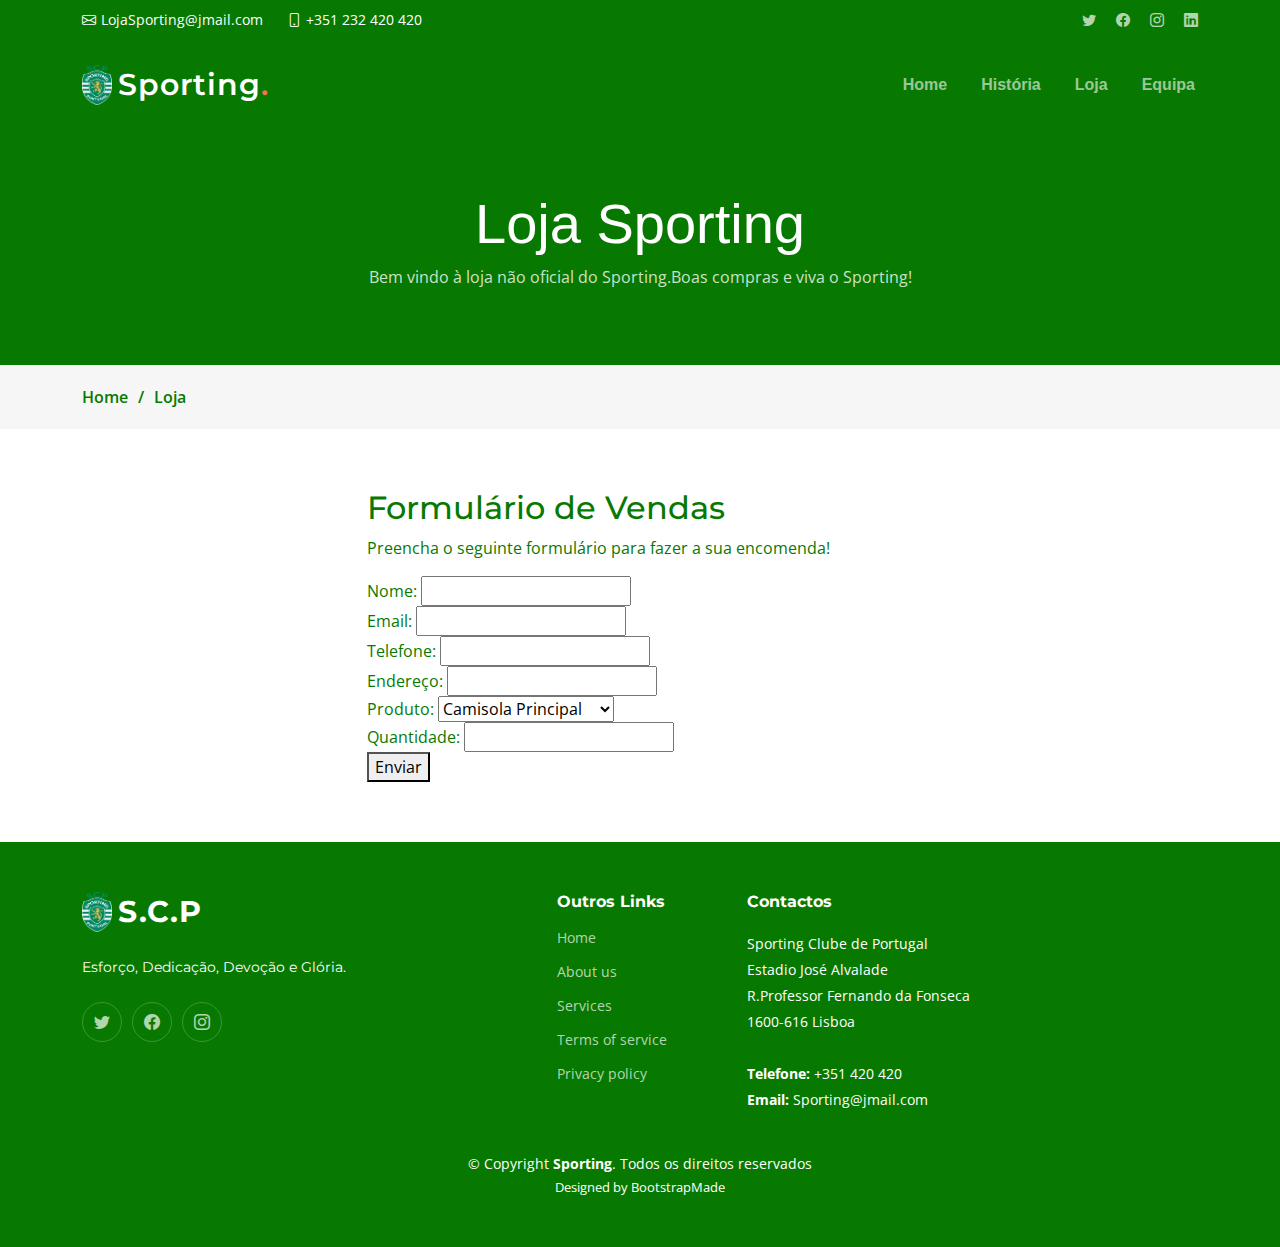
<file: loja-forms.html>
<!DOCTYPE html>
<html lang="en">

<head>
  <meta charset="utf-8">
  <meta content="width=device-width, initial-scale=1.0" name="viewport">

  <title>Loja de Roupa do Sporting</title>
  <meta content="Bem vindo à loja não oficial do Sporting" name="description"> <!--Meta  -->
  <meta content=" Sporting" name="keywords">

  <!-- Favicons -->
  <link href="assets/img/blog/Sporting-Simbolo-Header.png" rel="icon">
  <link href="assets/img/blog/Sporting-Simbolo-Header.png" rel="apple-touch-icon">

  <!-- Google Fonts -->
  <link rel="preconnect" href="https://fonts.googleapis.com">
  <link rel="preconnect" href="https://fonts.gstatic.com" crossorigin>
  <link href="https://fonts.googleapis.com/css2?family=Open+Sans:ital,wght@0,300;0,400;0,500;0,600;0,700;1,300;1,400;1,600;1,700&family=Montserrat:ital,wght@0,300;0,400;0,500;0,600;0,700;1,300;1,400;1,500;1,600;1,700&family=Raleway:ital,wght@0,300;0,400;0,500;0,600;0,700;1,300;1,400;1,500;1,600;1,700&display=swap" rel="stylesheet">

  <!-- Vendor CSS Files -->
  <link href="assets/vendor/bootstrap/css/bootstrap.min.css" rel="stylesheet">
  <link href="assets/vendor/bootstrap-icons/bootstrap-icons.css" rel="stylesheet">
  <link href="assets/vendor/aos/aos.css" rel="stylesheet">
  <link href="assets/vendor/glightbox/css/glightbox.min.css" rel="stylesheet">
  <link href="assets/vendor/swiper/swiper-bundle.min.css" rel="stylesheet">

  <!-- Template Main CSS File -->
  <link href="assets/css/main.css" rel="stylesheet">

  <!-- =======================================================
  * Template Name: Impact
  * Updated: May 30 2023 with Bootstrap v5.3.0
  * Template URL: https://bootstrapmade.com/impact-bootstrap-business-website-template/
  * Author: BootstrapMade.com
  * License: https://bootstrapmade.com/license/
  ======================================================== -->
</head>

<body>

  <!-- ======= Header ======= -->
  <section id="topbar" class="topbar d-flex align-items-center">
    <div class="container d-flex justify-content-center justify-content-md-between">
      <div class="contact-info d-flex align-items-center">
        <i class="bi bi-envelope d-flex align-items-center"><a href="mailto:contact@example.com">LojaSporting@jmail.com</a></i>
        <i class="bi bi-phone d-flex align-items-center ms-4"><span>+351 232 420 420</span></i> 
      </div>
      <div class="social-links d-none d-md-flex align-items-center">
        <a href="#" class="twitter"><i class="bi bi-twitter"></i></a>
        <a href="#" class="facebook"><i class="bi bi-facebook"></i></a>
        <a href="#" class="instagram"><i class="bi bi-instagram"></i></a>
        <a href="#" class="linkedin"><i class="bi bi-linkedin"></i></i></a>
      </div>
    </div>
  </section><!-- End Top Bar -->

  <header id="header" class="header d-flex align-items-center">

    <div class="container-fluid container-xl d-flex align-items-center justify-content-between">
      <a href="index.html" class="logo d-flex align-items-center">
        <img src="assets/img/blog/Sporting-Simbolo-Header.png" alt="">
        <h1>Sporting<span>.</span></h1>
      </a>
      <nav id="navbar" class="navbar">
        <ul>
          <li><a href="index.html">Home</a></li>
          <li><a href="portfolio-details.html">História</a></li>
          <li><a href="loja.html">Loja</a></li>
          <li><a href="blog.html">Equipa</a></li>
        </ul>
      </nav><!-- .navbar -->

      <i class="mobile-nav-toggle mobile-nav-show bi bi-list"></i>
      <i class="mobile-nav-toggle mobile-nav-hide d-none bi bi-x"></i>

    </div>
  </header><!-- End Header -->
  <!-- End Header -->

  <main id="main">

    <!-- ======= Breadcrumbs ======= -->
    <div class="breadcrumbs">
      <div class="page-header d-flex align-items-center" style="background-image: url('');">
        <div class="container position-relative">
          <div class="row d-flex justify-content-center">
            <div class="col-lg-6 text-center">
              <h2>Loja Sporting</h2>
              <p>Bem vindo à loja não oficial do Sporting.Boas compras e viva o Sporting!</p>
            </div>
          </div>
        </div>
      </div>
      <nav>
        <div class="container">
          <ol>
            <li><a href="index.html">Home</a></li>
            <li><a href="blog.html">Loja</a></li>
          </ol>
        </div>
      </nav>
    </div><!-- End Breadcrumbs -->

    

    <section id="formulario-vendas" class="formulario-vendas">
      <div class="container">
        <div class="row">
          <div class="col-lg-6 offset-lg-3">
            <h2>Formulário de Vendas</h2>
            <p>Preencha o seguinte formulário para fazer a sua encomenda!</p>
            <form action="processar_venda.php" method="post">
              <div class="form-group">
                <label for="nome">Nome:</label>
                <input type="text" id="nome" name="Nome" required>
              </div>

              <div class="form-group">
                <label for="email">Email:</label>
                <input type="email" id="email" name="Email" required>
              </div>

              <div class="form-group">
                <label for="telefone">Telefone:</label>
                <input type="tel" id="telefone" name="Telefone" required>
              </div>

              <div class="form-group">
                <label for="Morada">Endereço:</label>
                <input type="text" id="morada" name="Morada" required>
              </div>

              <div class="form-group">
                <label for="produto">Produto:</label>
                <select id="produto" name="produto">
                  <option value="tenis">Camisola Principal</option>
                  <option value="camiseta">Camisola alternativa</option>
                  <option value="Camisola + Calções">Camisola + Calções</option>
                  <option value="Cachecol">Cachecol</option>
                  <option value="Caneca + Colher">Caneca + Colher</option>
                  <option value="Garrafa de vinho">Garrafa de vinho</option>
                </select>
              </div>

              <div class="form-group">
                <label for="quantidade">Quantidade:</label>
                <input type="number" id="quantidade" name="quantidade" min="1" required>
              </div>

              <button type="submit">Enviar</button>
            </form>
        
          </div>
        </div>
      </div>
    </section><!-- Fim Formulário de Vendas -->

    <script>
      document.querySelector('#formulario-vendas form').addEventListener('submit', function(event) {
        event.preventDefault(); // Impede o envio padrão do formulário
    
        setTimeout(function() {
          alert('Enviado com sucesso!'); // Exibe uma mensagem de alerta
        }, 1000); // Tempo de espera em milissegundos até exibir a mensagem
      });
    </script>



  </main><!-- End #main -->

  <!-- ======= Footer ======= -->
  <footer id="footer" class="footer">

    <div class="container">
      <div class="row gy-4">
        <div class="col-lg-5 col-md-12 footer-info">
          <a href="index.html" class="logo d-flex align-items-center">
            <img src="assets/img/blog/Sporting-Simbolo-Header.png" alt="Logo" class="logo-img">
            <span>S.C.P</span>
          </a>
          <p>Esforço, Dedicação, Devoção e Glória.</p>
          <div class="social-links d-flex mt-4">
            <a href="#" class="twitter"><i class="bi bi-twitter"></i></a>
            <a href="#" class="facebook"><i class="bi bi-facebook"></i></a>
            <a href="#" class="instagram"><i class="bi bi-instagram"></i></a>
          </div>
        </div>

        <div class="col-lg-2 col-6 footer-links">
          <h4>Outros Links</h4>
          <ul>
            <li><a href="#">Home</a></li>
            <li><a href="#">About us</a></li>
            <li><a href="#">Services</a></li>
            <li><a href="#">Terms of service</a></li>
            <li><a href="#">Privacy policy</a></li>
          </ul>
        </div>


        <div class="col-lg-3 col-md-12 footer-contact text-center text-md-start">
          <h4>Contactos</h4>
          <p>
            Sporting Clube de Portugal <br>
            Estadio José Alvalade<br>
            R.Professor Fernando da Fonseca <br>
            1600-616 Lisboa<br><br>
            <strong>Telefone:</strong> +351 420 420<br>
            <strong>Email:</strong> Sporting@jmail.com<br>
          </p>

        </div>

      </div>
    </div>

    <div class="container mt-4">
      <div class="copyright">
        &copy; Copyright <strong><span>Sporting</span></strong>. Todos os direitos reservados
      </div>
      <div class="credits">
        <!-- All the links in the footer should remain intact. -->
        <!-- You can delete the links only if you purchased the pro version. -->
        <!-- Licensing information: https://bootstrapmade.com/license/ -->
        <!-- Purchase the pro version with working PHP/AJAX contact form: https://bootstrapmade.com/impact-bootstrap-business-website-template/ -->
        Designed by <a href="https://bootstrapmade.com/">BootstrapMade</a>
      </div>
    </div>

  </footer><!-- End Footer -->
  <!-- End Footer -->

  <a href="#" class="scroll-top d-flex align-items-center justify-content-center"><i class="bi bi-arrow-up-short"></i></a>

  <div id="preloader"></div>

  <!-- Vendor JS Files -->
  <script src="assets/vendor/bootstrap/js/bootstrap.bundle.min.js"></script>
  <script src="assets/vendor/aos/aos.js"></script>
  <script src="assets/vendor/glightbox/js/glightbox.min.js"></script>
  <script src="assets/vendor/purecounter/purecounter_vanilla.js"></script>
  <script src="assets/vendor/swiper/swiper-bundle.min.js"></script>
  <script src="assets/vendor/isotope-layout/isotope.pkgd.min.js"></script>
  <script src="assets/vendor/php-email-form/validate.js"></script>

  <!-- Template Main JS File -->
  <script src="assets/js/main.js"></script>

</body>

</html>
</file>
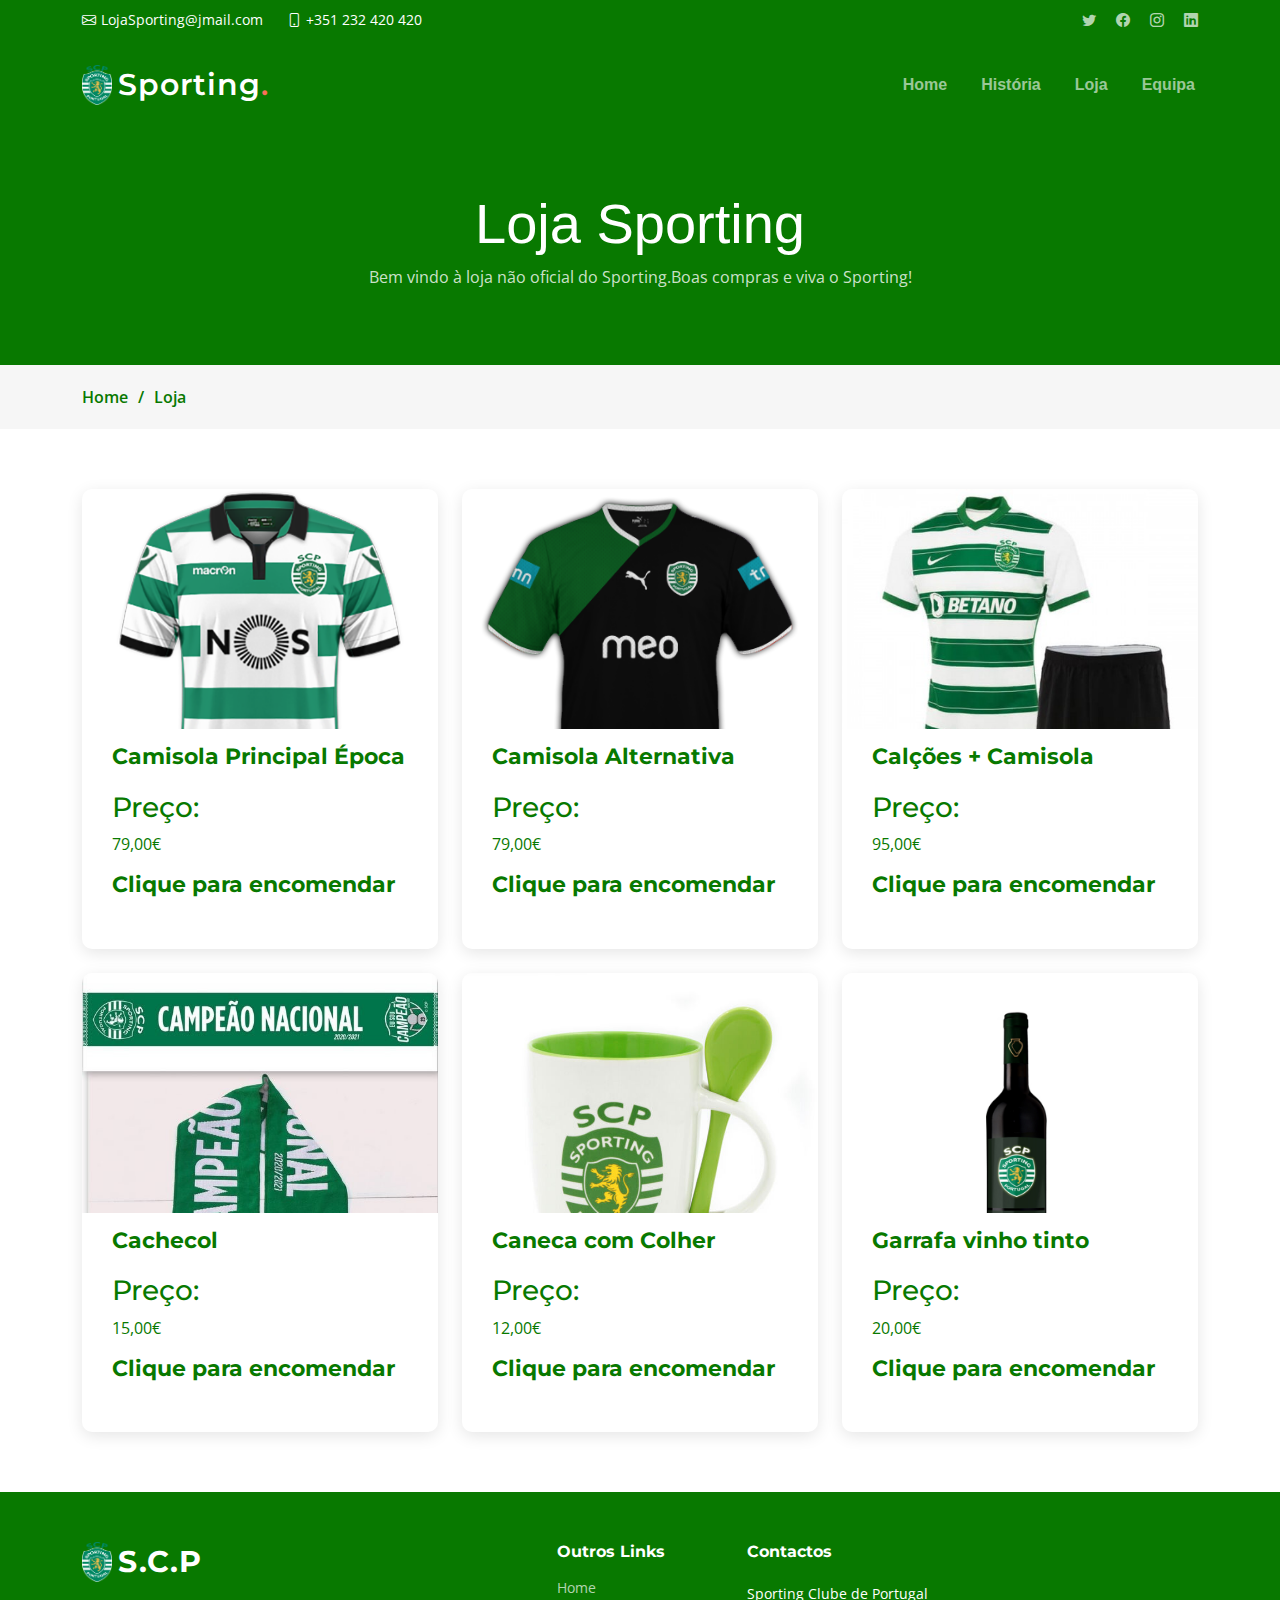
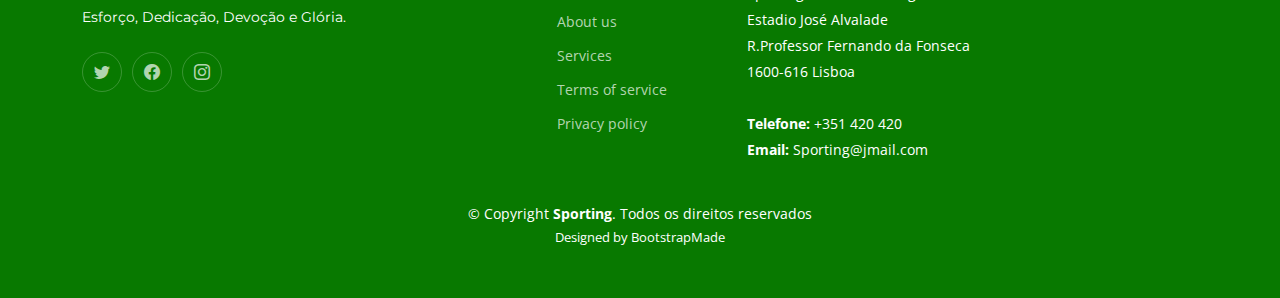
<file: loja.html>
<!DOCTYPE html>
<html lang="en">

<head>
  <meta charset="utf-8">
  <meta content="width=device-width, initial-scale=1.0" name="viewport">

  <title>Loja de Roupa do Sporting</title>
  <meta content="Bem vindo à loja não oficial do Sporting" name="description"> <!--Meta  -->
  <meta content=" Sporting" name="keywords">

  <!-- Favicons -->
  <link href="assets/img/blog/Sporting-Simbolo-Header.png" rel="icon">
  <link href="assets/img/blog/Sporting-Simbolo-Header.png" rel="apple-touch-icon">

  <!-- Google Fonts -->
  <link rel="preconnect" href="https://fonts.googleapis.com">
  <link rel="preconnect" href="https://fonts.gstatic.com" crossorigin>
  <link href="https://fonts.googleapis.com/css2?family=Open+Sans:ital,wght@0,300;0,400;0,500;0,600;0,700;1,300;1,400;1,600;1,700&family=Montserrat:ital,wght@0,300;0,400;0,500;0,600;0,700;1,300;1,400;1,500;1,600;1,700&family=Raleway:ital,wght@0,300;0,400;0,500;0,600;0,700;1,300;1,400;1,500;1,600;1,700&display=swap" rel="stylesheet">

  <!-- Vendor CSS Files -->
  <link href="assets/vendor/bootstrap/css/bootstrap.min.css" rel="stylesheet">
  <link href="assets/vendor/bootstrap-icons/bootstrap-icons.css" rel="stylesheet">
  <link href="assets/vendor/aos/aos.css" rel="stylesheet">
  <link href="assets/vendor/glightbox/css/glightbox.min.css" rel="stylesheet">
  <link href="assets/vendor/swiper/swiper-bundle.min.css" rel="stylesheet">

  <!-- Template Main CSS File -->
  <link href="assets/css/main.css" rel="stylesheet">

  <!-- =======================================================
  * Template Name: Impact
  * Updated: May 30 2023 with Bootstrap v5.3.0
  * Template URL: https://bootstrapmade.com/impact-bootstrap-business-website-template/
  * Author: BootstrapMade.com
  * License: https://bootstrapmade.com/license/
  ======================================================== -->
</head>

<body>

  <!-- ======= Header ======= -->
  <section id="topbar" class="topbar d-flex align-items-center">
    <div class="container d-flex justify-content-center justify-content-md-between">
      <div class="contact-info d-flex align-items-center">
        <i class="bi bi-envelope d-flex align-items-center"><a href="mailto:contact@example.com">LojaSporting@jmail.com</a></i>
        <i class="bi bi-phone d-flex align-items-center ms-4"><span>+351 232 420 420</span></i> 
      </div>
      <div class="social-links d-none d-md-flex align-items-center">
        <a href="#" class="twitter"><i class="bi bi-twitter"></i></a>
        <a href="#" class="facebook"><i class="bi bi-facebook"></i></a>
        <a href="#" class="instagram"><i class="bi bi-instagram"></i></a>
        <a href="#" class="linkedin"><i class="bi bi-linkedin"></i></i></a>
      </div>
    </div>
  </section><!-- End Top Bar -->

  <header id="header" class="header d-flex align-items-center">

    <div class="container-fluid container-xl d-flex align-items-center justify-content-between">
      <a href="index.html" class="logo d-flex align-items-center">
        <img src="assets/img/blog/Sporting-Simbolo-Header.png" alt="">
        <h1>Sporting<span>.</span></h1>
      </a>
      <nav id="navbar" class="navbar">
        <ul>
          <li><a href="index.html">Home</a></li>
          <li><a href="portfolio-details.html">História</a></li>
          <li><a href="loja.html">Loja</a></li>
          <li><a href="blog.html">Equipa</a></li>
        </ul>
      </nav><!-- .navbar -->

      <i class="mobile-nav-toggle mobile-nav-show bi bi-list"></i>
      <i class="mobile-nav-toggle mobile-nav-hide d-none bi bi-x"></i>

    </div>
  </header><!-- End Header -->
  <!-- End Header -->

  <main id="main">

    <!-- ======= Breadcrumbs ======= -->
    <div class="breadcrumbs">
      <div class="page-header d-flex align-items-center" style="background-image: url('');">
        <div class="container position-relative">
          <div class="row d-flex justify-content-center">
            <div class="col-lg-6 text-center">
              <h2>Loja Sporting</h2>
              <p>Bem vindo à loja não oficial do Sporting.Boas compras e viva o Sporting!</p>
            </div>
          </div>
        </div>
      </div>
      <nav>
        <div class="container">
          <ol>
            <li><a href="index.html">Home</a></li>
            <li>Loja</li>
          </ol>
        </div>
      </nav>
    </div><!-- End Breadcrumbs -->

    <!-- ======= Blog Section ======= -->
    <section id="blog" class="blog">
      <div class="container" data-aos="fade-up">

        <div class="row gy-4 posts-list">

          <div class="col-xl-4 col-md-6">
            <article>

              <div class="post-img">
                <img src="assets/img/blog/Camisola1-Sporting.png" alt="" class="img-fluid">
              </div>

              
              <h2 class="title">
                 Camisola Principal Época 
              </h2>
              
              <h3> Preço:</h3> <p> 79,00€</p>

              <h4 class="title">
                <a href="loja-forms.html">Clique para encomendar</a>
              </h4>
            </article>
          </div><!-- End post list item -->

          <div class="col-xl-4 col-md-6">
            <article>

              <div class="post-img">
                <img src="assets/img/blog/Camisola2.png" alt="" class="img-fluid">
              </div>

              

              <h2 class="title">
                Camisola Alternativa
              </h2>
              <h3> Preço:</h3> <p> 79,00€</p>

              <h4 class="title">
                <a href="loja-forms.html">Clique para encomendar</a>
              </h4>

              

            </article>
          </div><!-- End post list item -->

          <div class="col-xl-4 col-md-6">
            <article>

              <div class="post-img">
                <img src="assets/img/blog/EquipamentoCalcoes.jpg" alt="" class="img-fluid">
              </div>


              <h2 class="title">
                Calções + Camisola
              </h2>

              <h3> Preço:</h3> <p> 95,00€</p>

              <h4 class="title">
                <a href="loja-forms.html">Clique para encomendar</a>
              </h4>

            </article>
          </div><!-- End post list item -->

          <div class="col-xl-4 col-md-6">
            <article>

              <div class="post-img">
                <img src="assets/img/blog/Cachecol.jpg" alt="" class="img-fluid">
              </div>


              <h2 class="title">
                Cachecol
              </h2>

              <h3> Preço:</h3> <p> 15,00€</p>

              <h4 class="title">
                <a href="loja-forms.html">Clique para encomendar</a>
              </h4>
            </article>
          </div><!-- End post list item -->

          <div class="col-xl-4 col-md-6">
            <article>

              <div class="post-img">
                <img src="assets/img/blog/Caneca.jpg" alt="" class="img-fluid">
              </div>

              <h2 class="title">
                Caneca com Colher
              </h2>

              <h3> Preço:</h3> <p> 12,00€</p>

              <h4 class="title">
                <a href="loja-forms.html">Clique para encomendar</a>
              </h4>
            </article>
          </div><!-- End post list item -->

          <div class="col-xl-4 col-md-6">
            <article>

              <div class="post-img">
                <img src="assets/img/blog/Sporting-vinho.jpg" alt="" class="img-fluid">
              </div>


              <h2 class="title">
                Garrafa vinho tinto
              </h2>

              <h3> Preço:</h3> <p> 20,00€</p>
              
              <h4 class="title">
                <a href="loja-forms.html">Clique para encomendar</a>
              </h4>
            </article>
          </div><!-- End post list item -->

        </div><!-- End blog posts list -->

      </div>
    </section><!-- End Blog Section -->

  </main><!-- End #main -->

  <!-- ======= Footer ======= -->
  <footer id="footer" class="footer">

    <div class="container">
      <div class="row gy-4">
        <div class="col-lg-5 col-md-12 footer-info">
          <a href="index.html" class="logo d-flex align-items-center">
            <img src="assets/img/blog/Sporting-Simbolo-Header.png" alt="Logo" class="logo-img"> 
            <span>S.C.P</span>
          </a>
          <p>Esforço, Dedicação, Devoção e Glória.</p>
          <div class="social-links d-flex mt-4">
            <a href="#" class="twitter"><i class="bi bi-twitter"></i></a>
            <a href="#" class="facebook"><i class="bi bi-facebook"></i></a>
            <a href="#" class="instagram"><i class="bi bi-instagram"></i></a>
          </div>
        </div>

        <div class="col-lg-2 col-6 footer-links">
          <h4>Outros Links</h4>
          <ul>
            <li><a href="#">Home</a></li>
            <li><a href="#">About us</a></li>
            <li><a href="#">Services</a></li>
            <li><a href="#">Terms of service</a></li>
            <li><a href="#">Privacy policy</a></li>
          </ul>
        </div>


        <div class="col-lg-3 col-md-12 footer-contact text-center text-md-start">
          <h4>Contactos</h4>
          <p>
            Sporting Clube de Portugal <br>
            Estadio José Alvalade<br>
            R.Professor Fernando da Fonseca <br>
            1600-616 Lisboa<br><br>
            <strong>Telefone:</strong> +351 420 420<br>
            <strong>Email:</strong> Sporting@jmail.com<br>
          </p>

        </div>

      </div>
    </div>

    <div class="container mt-4">
      <div class="copyright">
        &copy; Copyright <strong><span>Sporting</span></strong>. Todos os direitos reservados
      </div>
      <div class="credits">
        <!-- All the links in the footer should remain intact. -->
        <!-- You can delete the links only if you purchased the pro version. -->
        <!-- Licensing information: https://bootstrapmade.com/license/ -->
        <!-- Purchase the pro version with working PHP/AJAX contact form: https://bootstrapmade.com/impact-bootstrap-business-website-template/ -->
        Designed by <a href="https://bootstrapmade.com/">BootstrapMade</a>
      </div>
    </div>

  </footer><!-- End Footer -->
  <!-- End Footer -->

  <a href="#" class="scroll-top d-flex align-items-center justify-content-center"><i class="bi bi-arrow-up-short"></i></a>

  <div id="preloader"></div>

  <!-- Vendor JS Files -->
  <script src="assets/vendor/bootstrap/js/bootstrap.bundle.min.js"></script>
  <script src="assets/vendor/aos/aos.js"></script>
  <script src="assets/vendor/glightbox/js/glightbox.min.js"></script>
  <script src="assets/vendor/purecounter/purecounter_vanilla.js"></script>
  <script src="assets/vendor/swiper/swiper-bundle.min.js"></script>
  <script src="assets/vendor/isotope-layout/isotope.pkgd.min.js"></script>
  <script src="assets/vendor/php-email-form/validate.js"></script>

  <!-- Template Main JS File -->
  <script src="assets/js/main.js"></script>

</body>

</html>
</file>
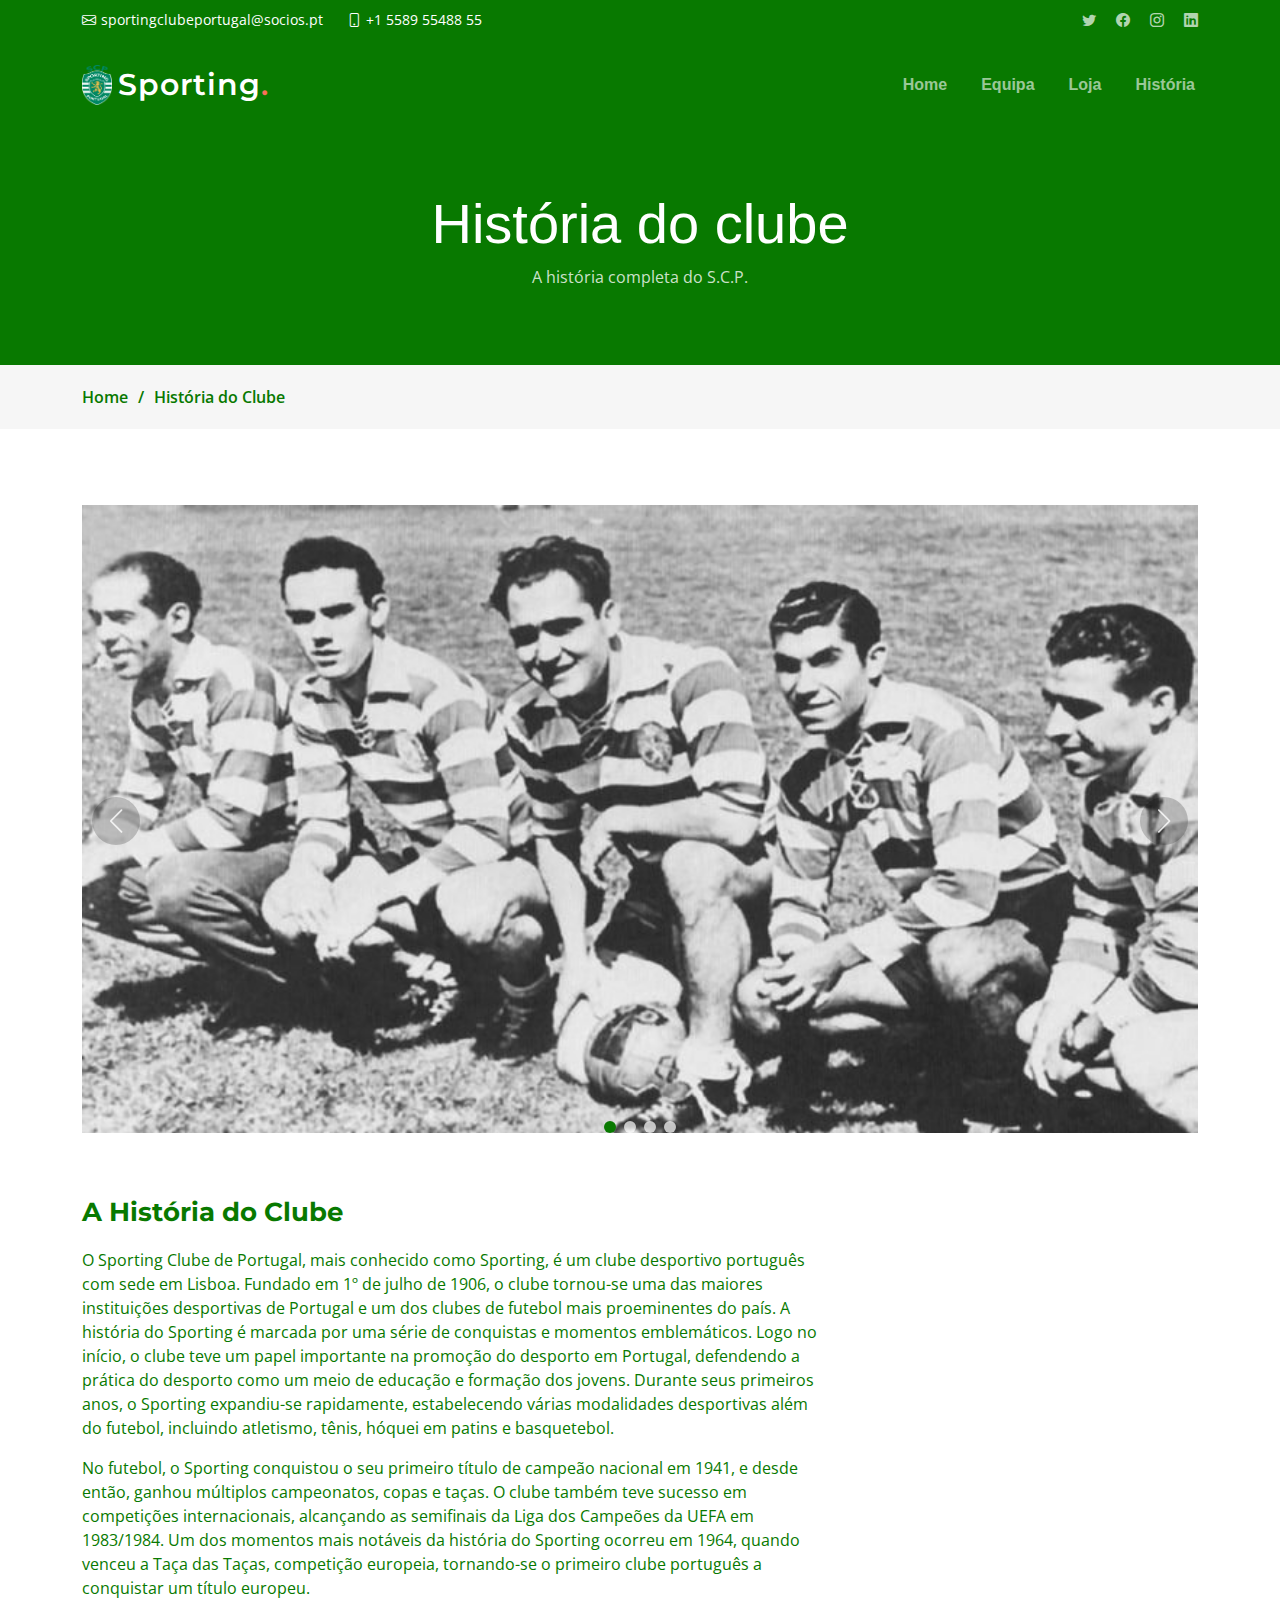
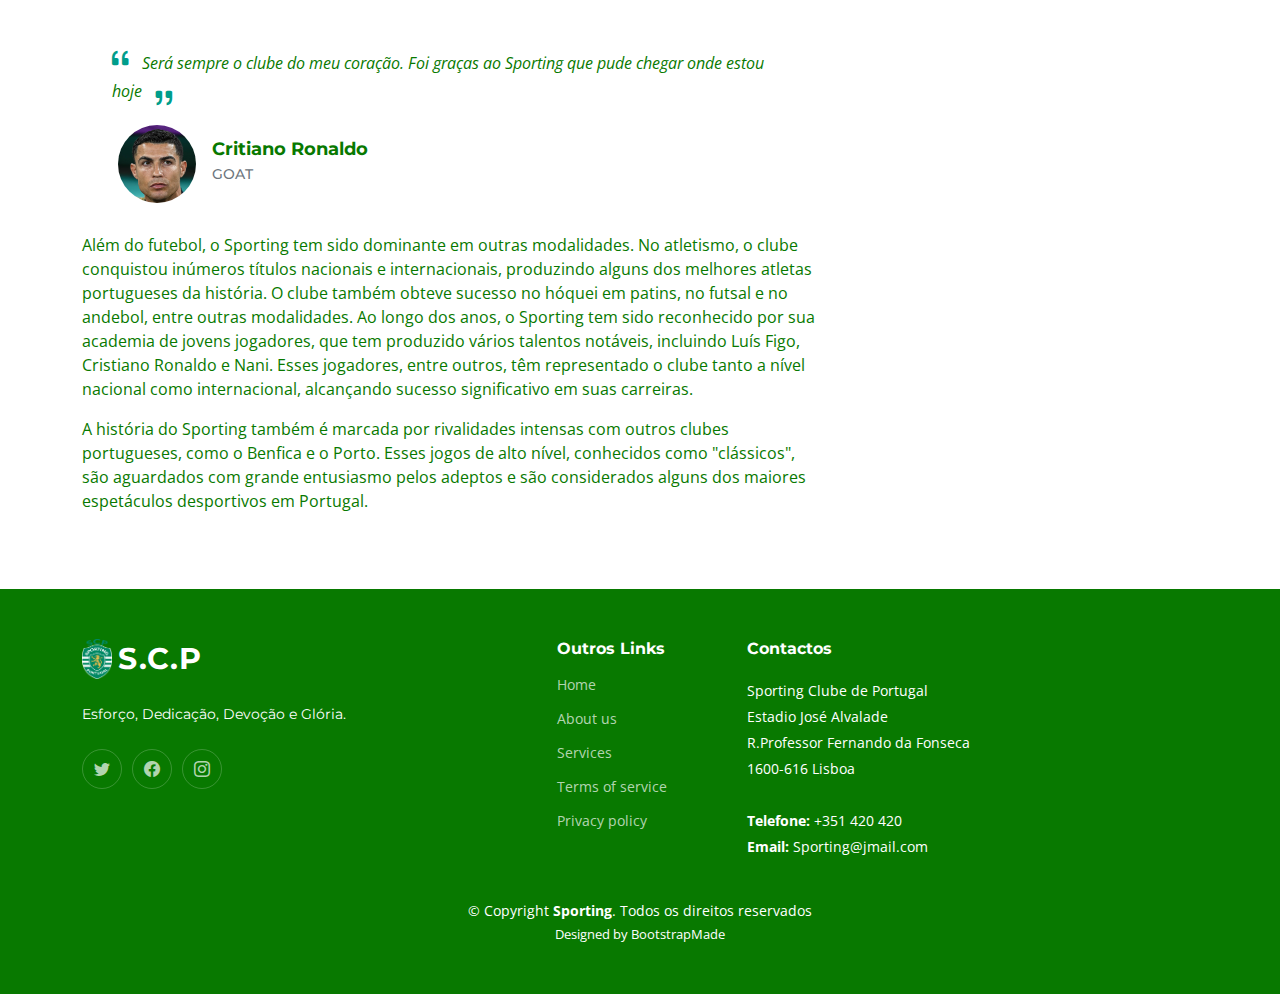
<file: portfolio-details.html>
<!DOCTYPE html>
<html lang="en">

<head>
  <meta charset="utf-8">
  <meta content="width=device-width, initial-scale=1.0" name="viewport">

  <title>Impact Bootstrap Template - História do Clube</title>
  <meta content="" name="description">
  <meta content="" name="keywords">

  <!-- Favicons -->
  <link href="assets/img/blog/Sporting-Simbolo-Header.png" rel="icon">
  <link href="assets/img/blog/Sporting-Simbolo-Header.png" rel="apple-touch-icon">

  <!-- Google Fonts -->
  <link rel="preconnect" href="https://fonts.googleapis.com">
  <link rel="preconnect" href="https://fonts.gstatic.com" crossorigin>
  <link href="https://fonts.googleapis.com/css2?family=Open+Sans:ital,wght@0,300;0,400;0,500;0,600;0,700;1,300;1,400;1,600;1,700&family=Montserrat:ital,wght@0,300;0,400;0,500;0,600;0,700;1,300;1,400;1,500;1,600;1,700&family=Raleway:ital,wght@0,300;0,400;0,500;0,600;0,700;1,300;1,400;1,500;1,600;1,700&display=swap" rel="stylesheet">

  <!-- Vendor CSS Files -->
  <link href="assets/vendor/bootstrap/css/bootstrap.min.css" rel="stylesheet">
  <link href="assets/vendor/bootstrap-icons/bootstrap-icons.css" rel="stylesheet">
  <link href="assets/vendor/aos/aos.css" rel="stylesheet">
  <link href="assets/vendor/glightbox/css/glightbox.min.css" rel="stylesheet">
  <link href="assets/vendor/swiper/swiper-bundle.min.css" rel="stylesheet">

  <!-- Template Main CSS File -->
  <link href="assets/css/main.css" rel="stylesheet">
</head>

<body>

  <!-- ======= Header ======= -->
  <section id="topbar" class="topbar d-flex align-items-center">
    <div class="container d-flex justify-content-center justify-content-md-between">
      <div class="contact-info d-flex align-items-center">
        <i class="bi bi-envelope d-flex align-items-center"><a href="mailto:contact@example.com">sportingclubeportugal@socios.pt</a></i>
        <i class="bi bi-phone d-flex align-items-center ms-4"><span>+1 5589 55488 55</span></i>
      </div>
      <div class="social-links d-none d-md-flex align-items-center">
        <a href="#" class="twitter"><i class="bi bi-twitter"></i></a>
        <a href="#" class="facebook"><i class="bi bi-facebook"></i></a>
        <a href="#" class="instagram"><i class="bi bi-instagram"></i></a>
        <a href="#" class="linkedin"><i class="bi bi-linkedin"></i></i></a>
      </div>
    </div>
  </section><!-- End Top Bar -->

  <header id="header" class="header d-flex align-items-center">

    <div class="container-fluid container-xl d-flex align-items-center justify-content-between">
      <a href="index.html" class="logo d-flex align-items-center">
        <img src="assets/img/blog/Sporting-Simbolo-Header.png" alt="">
        <h1>Sporting<span>.</span></h1>
      </a>
      <nav id="navbar" class="navbar">
        <ul>
          <li><a href="index.html">Home</a></li>
          <li><a href="blog.html">Equipa</a></li>
          <li><a href="loja.html">Loja</a></li>
          <li><a href="portfolio-details.html">História</a></li>
          
        </ul>
      </nav><!-- .navbar -->

      <i class="mobile-nav-toggle mobile-nav-show bi bi-list"></i>
      <i class="mobile-nav-toggle mobile-nav-hide d-none bi bi-x"></i>

    </div>
  </header><!-- End Header -->
  <!-- End Header -->

  <main id="main">

    <!-- ======= Breadcrumbs ======= -->
    <div class="breadcrumbs">
      <div class="page-header d-flex align-items-center" style="background-image: url('');">
        <div class="container position-relative">
          <div class="row d-flex justify-content-center">
            <div class="col-lg-6 text-center">
              <h2>História do clube</h2>
              <p>A história completa do S.C.P.</p>
            </div>
          </div>
        </div>
      </div>
      <nav>
        <div class="container">
          <ol>
            <li><a href="index.html">Home</a></li>
            <li>História do Clube</li>
          </ol>
        </div>
      </nav>
    </div><!-- End Breadcrumbs -->

    <!-- ======= História do Clube Section ======= -->
    <section id="portfolio-details" class="portfolio-details">
      <div class="container" data-aos="fade-up">

        <div class="position-relative h-100">
          <div class="slides-1 portfolio-details-slider swiper">
            <div class="swiper-wrapper align-items-center">

              <div class="swiper-slide">
                <img src="assets/img/5_violinos.jpg" alt="">
              </div>

              <div class="swiper-slide">
                <img src="assets/img/antigo.jpeg" alt="">
              </div>

              <div class="swiper-slide">
                <img src="assets/img/roni.jpg" alt="">
              </div>

              <div class="swiper-slide">
                <img src="assets/img/champ.jpg" alt="">
              </div>

            </div>
            <div class="swiper-pagination"></div>
          </div>
          <div class="swiper-button-prev"></div>
          <div class="swiper-button-next"></div>

        </div>

        <div class="row justify-content-between gy-4 mt-4">

          <div class="col-lg-8">
            <div class="portfolio-description">
              <h2>A História do Clube</h2>
              <p>
                 O Sporting Clube de Portugal, mais conhecido como Sporting, é um clube desportivo português com sede em Lisboa. Fundado em 1º de julho de 1906, o clube tornou-se uma das maiores instituições desportivas de Portugal e um dos clubes de futebol mais proeminentes do país.
                A história do Sporting é marcada por uma série de conquistas e momentos emblemáticos. Logo no início, o clube teve um papel importante na promoção do desporto em Portugal, defendendo a prática do desporto como um meio de educação e formação dos jovens. Durante seus primeiros anos, o Sporting expandiu-se rapidamente, estabelecendo várias modalidades desportivas além do futebol, incluindo atletismo, tênis, hóquei em patins e basquetebol.
              </p>
              <p>
                No futebol, o Sporting conquistou o seu primeiro título de campeão nacional em 1941, e desde então, ganhou múltiplos campeonatos, copas e taças. O clube também teve sucesso em competições internacionais, alcançando as semifinais da Liga dos Campeões da UEFA em 1983/1984. Um dos momentos mais notáveis da história do Sporting ocorreu em 1964, quando venceu a Taça das Taças, competição europeia, tornando-se o primeiro clube português a conquistar um título europeu.
              </p>

              <div class="testimonial-item">
                <p>
                  <i class="bi bi-quote quote-icon-left"></i>
                  Será sempre o clube do meu coração. Foi graças ao Sporting que pude chegar onde estou hoje
                  <i class="bi bi-quote quote-icon-right"></i>
                </p>
                <div>
                  <img src="assets/img/Ronaldo.jpg" class="testimonial-img" alt="">
                  <h3>Critiano Ronaldo</h3>
                  <h4>GOAT</h4>
                </div>
              </div>

              <p>
                Além do futebol, o Sporting tem sido dominante em outras modalidades. No atletismo, o clube conquistou inúmeros títulos nacionais e internacionais, produzindo alguns dos melhores atletas portugueses da história. O clube também obteve sucesso no hóquei em patins, no futsal e no andebol, entre outras modalidades.
                Ao longo dos anos, o Sporting tem sido reconhecido por sua academia de jovens jogadores, que tem produzido vários talentos notáveis, incluindo Luís Figo, Cristiano Ronaldo e Nani. Esses jogadores, entre outros, têm representado o clube tanto a nível nacional como internacional, alcançando sucesso significativo em suas carreiras.
              <p>
                A história do Sporting também é marcada por rivalidades intensas com outros clubes portugueses, como o Benfica e o Porto. Esses jogos de alto nível, conhecidos como "clássicos", são aguardados com grande entusiasmo pelos adeptos e são considerados alguns dos maiores espetáculos desportivos em Portugal.
              </p>

            </div>
          </div>

          

        </div>

      </div>
    </section><!-- End História do Clube Section -->

  </main><!-- End #main -->

  <footer id="footer" class="footer">

    <div class="container">
      <div class="row gy-4">
        <div class="col-lg-5 col-md-12 footer-info">
          <a href="index.html" class="logo d-flex align-items-center">
            <img src="assets/img/blog/Sporting-Simbolo-Header.png" alt="Logo" class="logo-img"> 
            <span>S.C.P</span>
          </a>
          <p>Esforço, Dedicação, Devoção e Glória.</p>
          <div class="social-links d-flex mt-4">
            <a href="#" class="twitter"><i class="bi bi-twitter"></i></a>
            <a href="#" class="facebook"><i class="bi bi-facebook"></i></a>
            <a href="#" class="instagram"><i class="bi bi-instagram"></i></a>
          </div>
        </div>

        <div class="col-lg-2 col-6 footer-links">
          <h4>Outros Links</h4>
          <ul>
            <li><a href="#">Home</a></li>
            <li><a href="#">About us</a></li>
            <li><a href="#">Services</a></li>
            <li><a href="#">Terms of service</a></li>
            <li><a href="#">Privacy policy</a></li>
          </ul>
        </div>


        <div class="col-lg-3 col-md-12 footer-contact text-center text-md-start">
          <h4>Contactos</h4>
          <p>
            Sporting Clube de Portugal <br>
            Estadio José Alvalade<br>
            R.Professor Fernando da Fonseca <br>
            1600-616 Lisboa<br><br>
            <strong>Telefone:</strong> +351 420 420<br>
            <strong>Email:</strong> Sporting@jmail.com<br>
          </p>

        </div>

      </div>
    </div>

    <div class="container mt-4">
      <div class="copyright">
        &copy; Copyright <strong><span>Sporting</span></strong>. Todos os direitos reservados
      </div>
      <div class="credits">
        <!-- All the links in the footer should remain intact. -->
        <!-- You can delete the links only if you purchased the pro version. -->
        <!-- Licensing information: https://bootstrapmade.com/license/ -->
        <!-- Purchase the pro version with working PHP/AJAX contact form: https://bootstrapmade.com/impact-bootstrap-business-website-template/ -->
        Designed by <a href="https://bootstrapmade.com/">BootstrapMade</a>
      </div>
    </div>

  </footer><!-- End Footer -->
  <!-- End Footer -->

  <a href="#" class="scroll-top d-flex align-items-center justify-content-center"><i class="bi bi-arrow-up-short"></i></a>

  <div id="preloader"></div>

  <!-- Vendor JS Files -->
  <script src="assets/vendor/bootstrap/js/bootstrap.bundle.min.js"></script>
  <script src="assets/vendor/aos/aos.js"></script>
  <script src="assets/vendor/glightbox/js/glightbox.min.js"></script>
  <script src="assets/vendor/purecounter/purecounter_vanilla.js"></script>
  <script src="assets/vendor/swiper/swiper-bundle.min.js"></script>
  <script src="assets/vendor/isotope-layout/isotope.pkgd.min.js"></script>
  <script src="assets/vendor/php-email-form/validate.js"></script>

  <!-- Template Main JS File -->
  <script src="assets/js/main.js"></script>

</body>

</html>
</file>
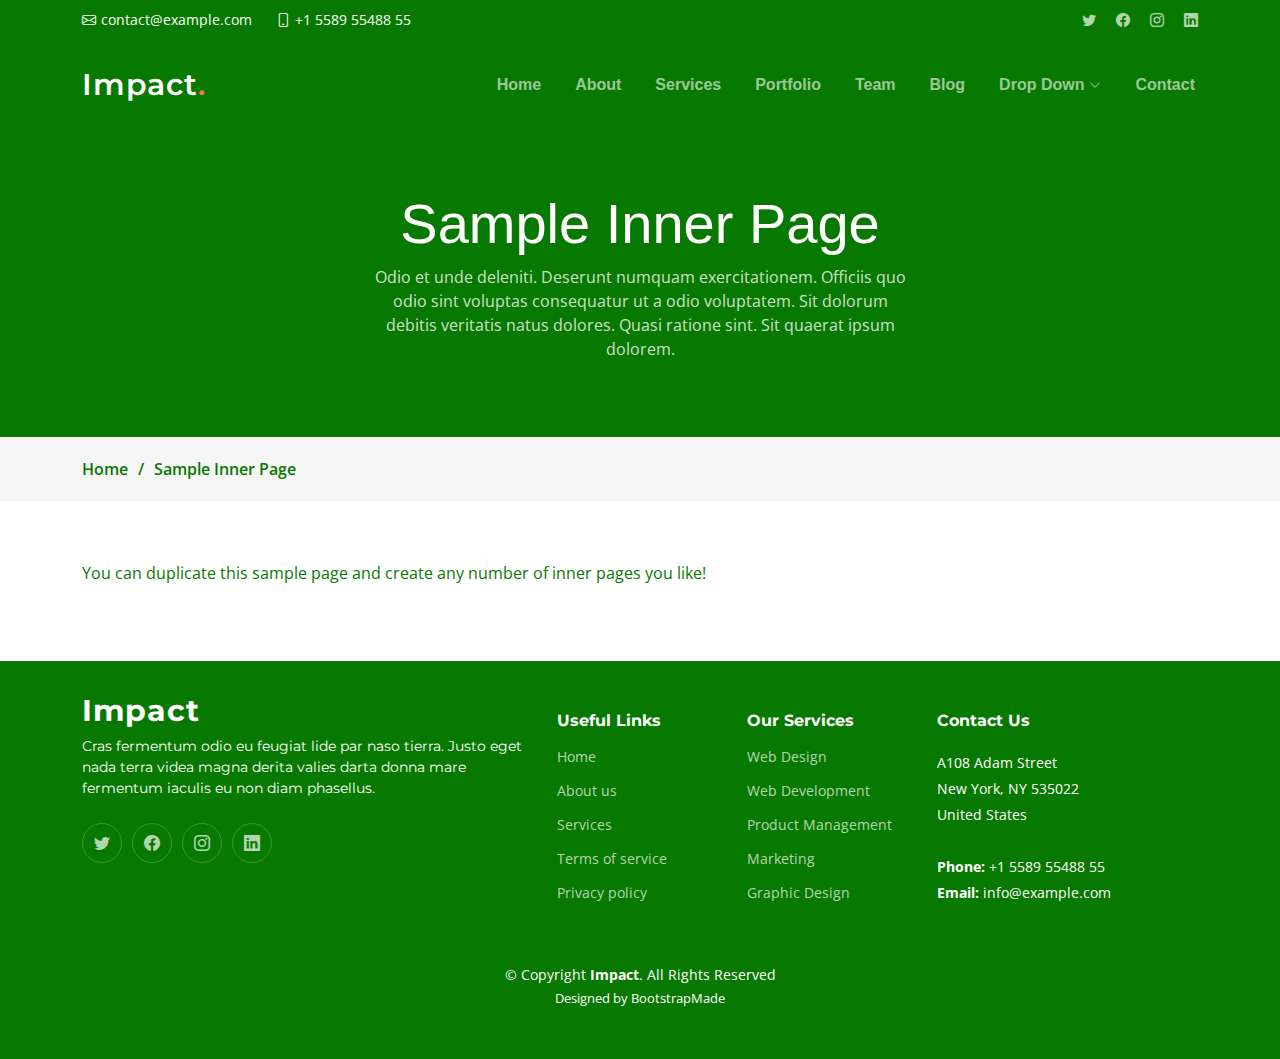
<file: sample-inner-page.html>
<!DOCTYPE html>
<html lang="en">

<head>
  <meta charset="utf-8">
  <meta content="width=device-width, initial-scale=1.0" name="viewport">

  <title>[Template] Sample Inner Page</title>
  <meta content="" name="description">
  <meta content="" name="keywords">

  <!-- Favicons -->
  <link href="assets/img/favicon.png" rel="icon">
  <link href="assets/img/apple-touch-icon.png" rel="apple-touch-icon">

  <!-- Google Fonts -->
  <link rel="preconnect" href="https://fonts.googleapis.com">
  <link rel="preconnect" href="https://fonts.gstatic.com" crossorigin>
  <link href="https://fonts.googleapis.com/css2?family=Open+Sans:ital,wght@0,300;0,400;0,500;0,600;0,700;1,300;1,400;1,600;1,700&family=Montserrat:ital,wght@0,300;0,400;0,500;0,600;0,700;1,300;1,400;1,500;1,600;1,700&family=Raleway:ital,wght@0,300;0,400;0,500;0,600;0,700;1,300;1,400;1,500;1,600;1,700&display=swap" rel="stylesheet">

  <!-- Vendor CSS Files -->
  <link href="assets/vendor/bootstrap/css/bootstrap.min.css" rel="stylesheet">
  <link href="assets/vendor/bootstrap-icons/bootstrap-icons.css" rel="stylesheet">
  <link href="assets/vendor/aos/aos.css" rel="stylesheet">
  <link href="assets/vendor/glightbox/css/glightbox.min.css" rel="stylesheet">
  <link href="assets/vendor/swiper/swiper-bundle.min.css" rel="stylesheet">

  <!-- Template Main CSS File -->
  <link href="assets/css/main.css" rel="stylesheet">

  <!-- =======================================================
  * Template Name: Impact
  * Updated: May 30 2023 with Bootstrap v5.3.0
  * Template URL: https://bootstrapmade.com/impact-bootstrap-business-website-template/
  * Author: BootstrapMade.com
  * License: https://bootstrapmade.com/license/
  ======================================================== -->
</head>

<body>

  <!-- ======= Header ======= -->
  <section id="topbar" class="topbar d-flex align-items-center">
    <div class="container d-flex justify-content-center justify-content-md-between">
      <div class="contact-info d-flex align-items-center">
        <i class="bi bi-envelope d-flex align-items-center"><a href="mailto:contact@example.com">contact@example.com</a></i>
        <i class="bi bi-phone d-flex align-items-center ms-4"><span>+1 5589 55488 55</span></i>
      </div>
      <div class="social-links d-none d-md-flex align-items-center">
        <a href="#" class="twitter"><i class="bi bi-twitter"></i></a>
        <a href="#" class="facebook"><i class="bi bi-facebook"></i></a>
        <a href="#" class="instagram"><i class="bi bi-instagram"></i></a>
        <a href="#" class="linkedin"><i class="bi bi-linkedin"></i></i></a>
      </div>
    </div>
  </section><!-- End Top Bar -->

  <header id="header" class="header d-flex align-items-center">

    <div class="container-fluid container-xl d-flex align-items-center justify-content-between">
      <a href="index.html" class="logo d-flex align-items-center">
        <!-- Uncomment the line below if you also wish to use an image logo -->
        <!-- <img src="assets/img/logo.png" alt=""> -->
        <h1>Impact<span>.</span></h1>
      </a>
      <nav id="navbar" class="navbar">
        <ul>
          <li><a href="#hero">Home</a></li>
          <li><a href="#about">About</a></li>
          <li><a href="#services">Services</a></li>
          <li><a href="#portfolio">Portfolio</a></li>
          <li><a href="#team">Team</a></li>
          <li><a href="blog.html">Blog</a></li>
          <li class="dropdown"><a href="#"><span>Drop Down</span> <i class="bi bi-chevron-down dropdown-indicator"></i></a>
            <ul>
              <li><a href="#">Drop Down 1</a></li>
              <li class="dropdown"><a href="#"><span>Deep Drop Down</span> <i class="bi bi-chevron-down dropdown-indicator"></i></a>
                <ul>
                  <li><a href="#">Deep Drop Down 1</a></li>
                  <li><a href="#">Deep Drop Down 2</a></li>
                  <li><a href="#">Deep Drop Down 3</a></li>
                  <li><a href="#">Deep Drop Down 4</a></li>
                  <li><a href="#">Deep Drop Down 5</a></li>
                </ul>
              </li>
              <li><a href="#">Drop Down 2</a></li>
              <li><a href="#">Drop Down 3</a></li>
              <li><a href="#">Drop Down 4</a></li>
            </ul>
          </li>
          <li><a href="#contact">Contact</a></li>
        </ul>
      </nav><!-- .navbar -->

      <i class="mobile-nav-toggle mobile-nav-show bi bi-list"></i>
      <i class="mobile-nav-toggle mobile-nav-hide d-none bi bi-x"></i>

    </div>
  </header><!-- End Header -->
  <!-- End Header -->

  <main id="main">

    <!-- ======= Breadcrumbs ======= -->
    <div class="breadcrumbs">
      <div class="page-header d-flex align-items-center" style="background-image: url('');">
        <div class="container position-relative">
          <div class="row d-flex justify-content-center">
            <div class="col-lg-6 text-center">
              <h2>Sample Inner Page</h2>
              <p>Odio et unde deleniti. Deserunt numquam exercitationem. Officiis quo odio sint voluptas consequatur ut a odio voluptatem. Sit dolorum debitis veritatis natus dolores. Quasi ratione sint. Sit quaerat ipsum dolorem.</p>
            </div>
          </div>
        </div>
      </div>
      <nav>
        <div class="container">
          <ol>
            <li><a href="index.html">Home</a></li>
            <li>Sample Inner Page</li>
          </ol>
        </div>
      </nav>
    </div><!-- End Breadcrumbs -->

    <section class="sample-page">
      <div class="container" data-aos="fade-up">

        <p>
          You can duplicate this sample page and create any number of inner pages you like!
        </p>

      </div>
    </section>

  </main><!-- End #main -->

  <!-- ======= Footer ======= -->
  <footer id="footer" class="footer">

    <div class="container">
      <div class="row gy-4">
        <div class="col-lg-5 col-md-12 footer-info">
          <a href="index.html" class="logo d-flex align-items-center">
            <span>Impact</span>
          </a>
          <p>Cras fermentum odio eu feugiat lide par naso tierra. Justo eget nada terra videa magna derita valies darta donna mare fermentum iaculis eu non diam phasellus.</p>
          <div class="social-links d-flex mt-4">
            <a href="#" class="twitter"><i class="bi bi-twitter"></i></a>
            <a href="#" class="facebook"><i class="bi bi-facebook"></i></a>
            <a href="#" class="instagram"><i class="bi bi-instagram"></i></a>
            <a href="#" class="linkedin"><i class="bi bi-linkedin"></i></a>
          </div>
        </div>

        <div class="col-lg-2 col-6 footer-links">
          <h4>Useful Links</h4>
          <ul>
            <li><a href="#">Home</a></li>
            <li><a href="#">About us</a></li>
            <li><a href="#">Services</a></li>
            <li><a href="#">Terms of service</a></li>
            <li><a href="#">Privacy policy</a></li>
          </ul>
        </div>

        <div class="col-lg-2 col-6 footer-links">
          <h4>Our Services</h4>
          <ul>
            <li><a href="#">Web Design</a></li>
            <li><a href="#">Web Development</a></li>
            <li><a href="#">Product Management</a></li>
            <li><a href="#">Marketing</a></li>
            <li><a href="#">Graphic Design</a></li>
          </ul>
        </div>

        <div class="col-lg-3 col-md-12 footer-contact text-center text-md-start">
          <h4>Contact Us</h4>
          <p>
            A108 Adam Street <br>
            New York, NY 535022<br>
            United States <br><br>
            <strong>Phone:</strong> +1 5589 55488 55<br>
            <strong>Email:</strong> info@example.com<br>
          </p>

        </div>

      </div>
    </div>

    <div class="container mt-4">
      <div class="copyright">
        &copy; Copyright <strong><span>Impact</span></strong>. All Rights Reserved
      </div>
      <div class="credits">
        <!-- All the links in the footer should remain intact. -->
        <!-- You can delete the links only if you purchased the pro version. -->
        <!-- Licensing information: https://bootstrapmade.com/license/ -->
        <!-- Purchase the pro version with working PHP/AJAX contact form: https://bootstrapmade.com/impact-bootstrap-business-website-template/ -->
        Designed by <a href="https://bootstrapmade.com/">BootstrapMade</a>
      </div>
    </div>

  </footer><!-- End Footer -->
  <!-- End Footer -->

  <a href="#" class="scroll-top d-flex align-items-center justify-content-center"><i class="bi bi-arrow-up-short"></i></a>

  <div id="preloader"></div>

  <!-- Vendor JS Files -->
  <script src="assets/vendor/bootstrap/js/bootstrap.bundle.min.js"></script>
  <script src="assets/vendor/aos/aos.js"></script>
  <script src="assets/vendor/glightbox/js/glightbox.min.js"></script>
  <script src="assets/vendor/purecounter/purecounter_vanilla.js"></script>
  <script src="assets/vendor/swiper/swiper-bundle.min.js"></script>
  <script src="assets/vendor/isotope-layout/isotope.pkgd.min.js"></script>
  <script src="assets/vendor/php-email-form/validate.js"></script>

  <!-- Template Main JS File -->
  <script src="assets/js/main.js"></script>

</body>

</html>
</file>
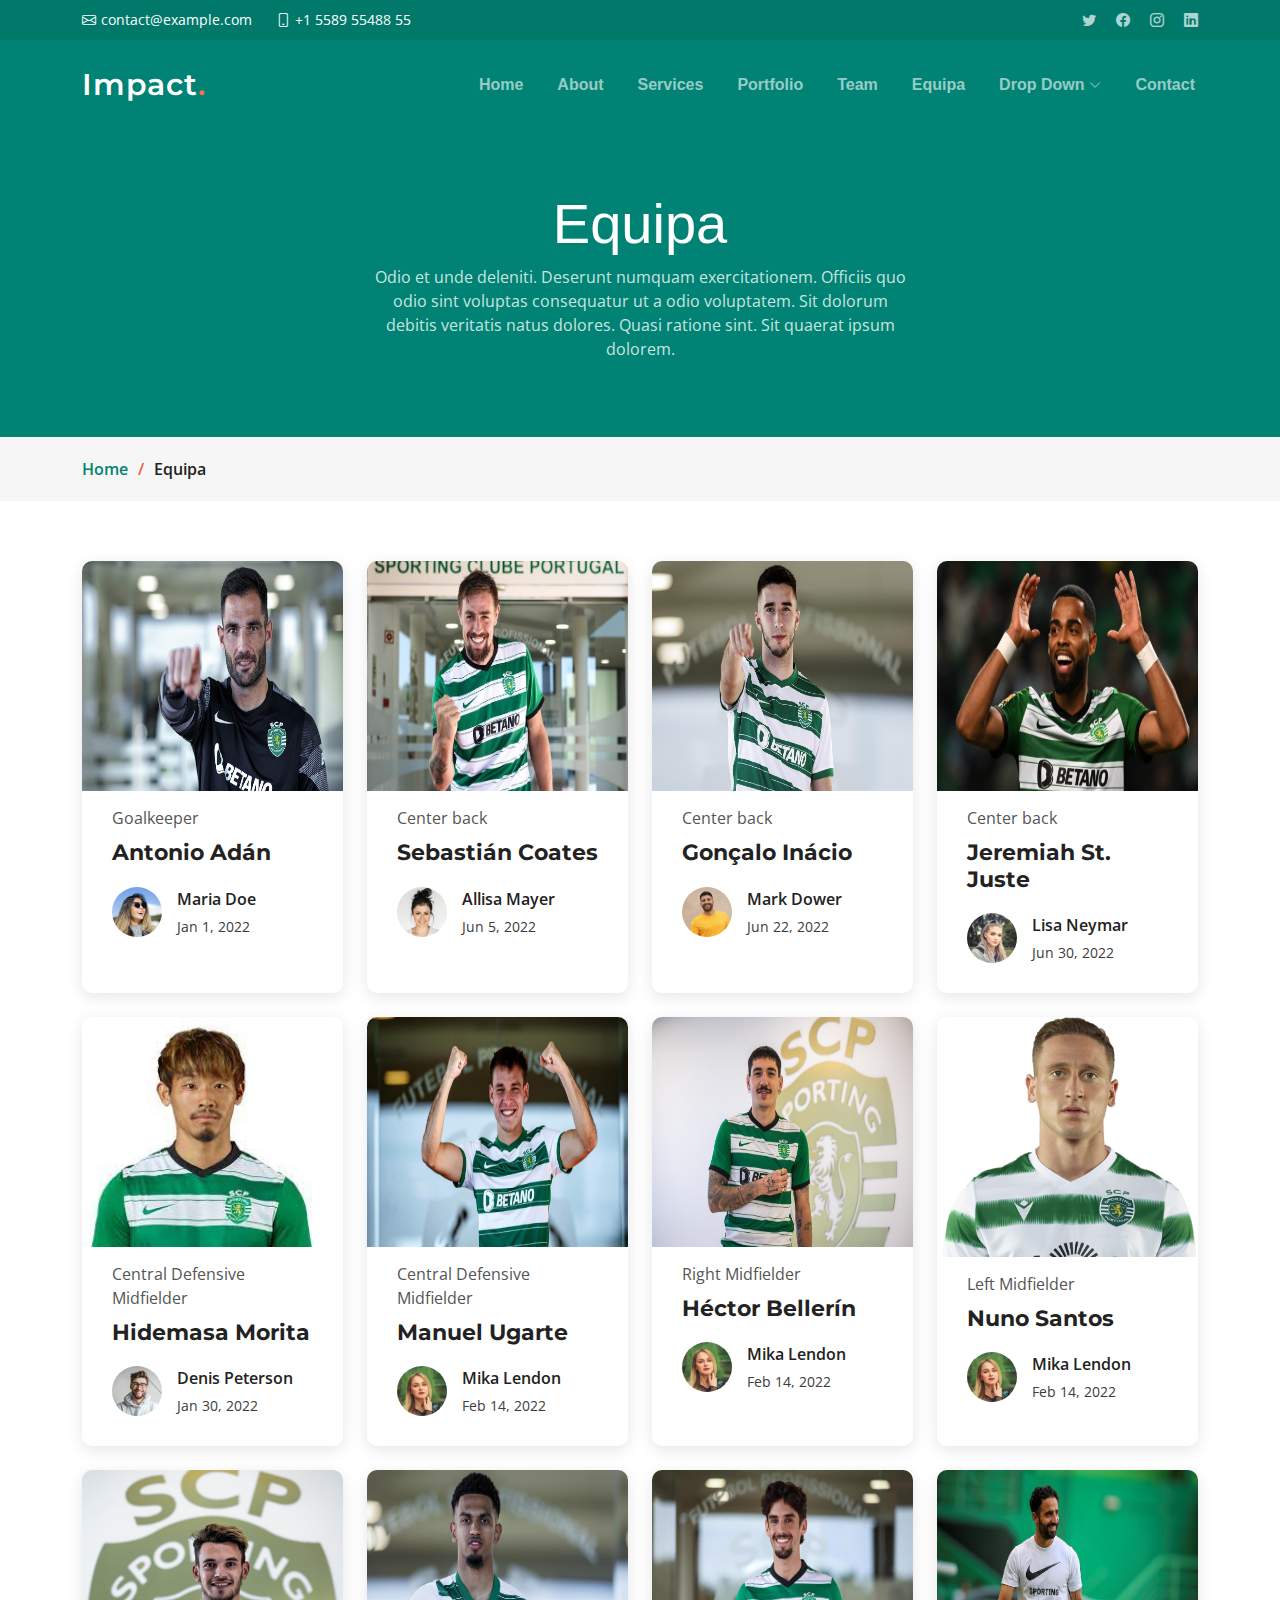
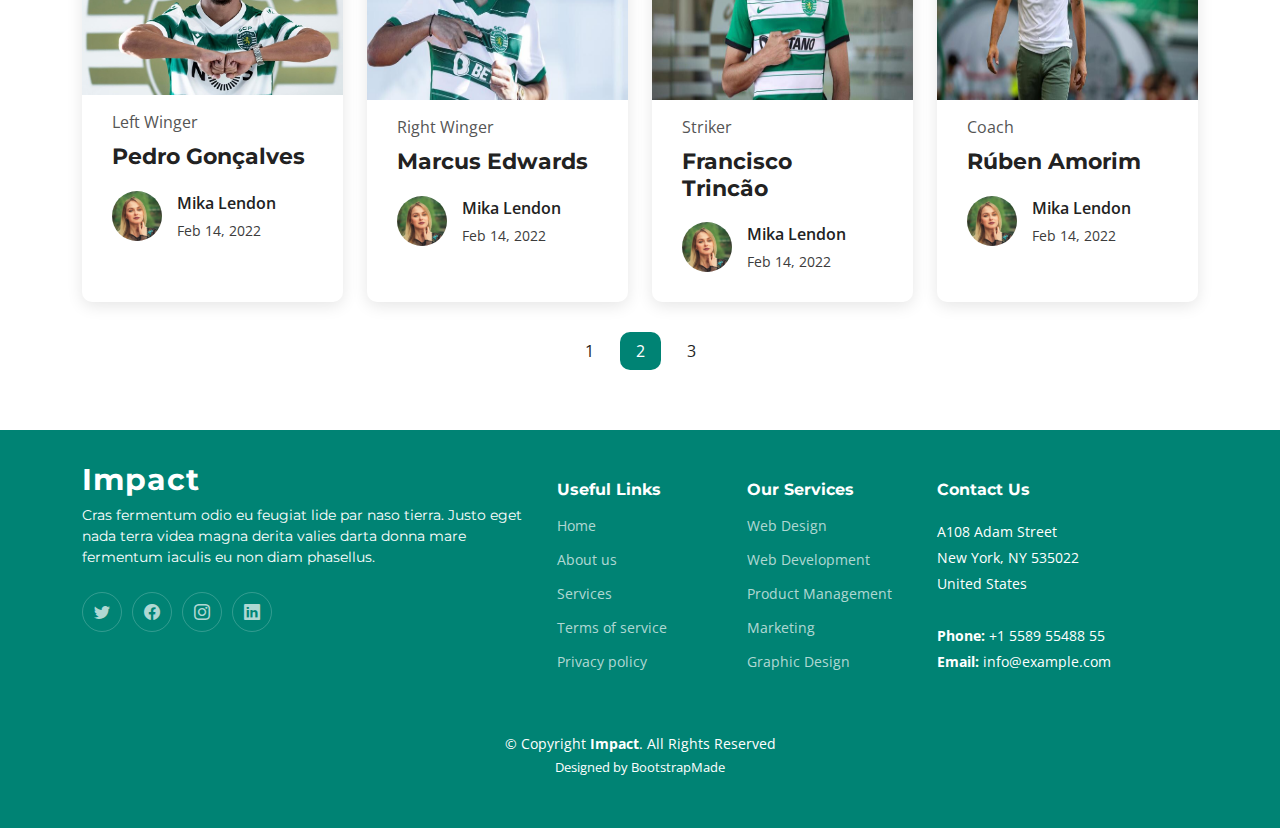
<file: Impact/blog.html>
<!DOCTYPE html>
<html lang="en">

<head>
  <meta charset="utf-8">
  <meta content="width=device-width, initial-scale=1.0" name="viewport">

  <title>Impact Bootstrap Template - Blog</title>
  <meta content="" name="description">
  <meta content="" name="keywords">

  <!-- Favicons -->
  <link href="assets/img/favicon.png" rel="icon">
  <link href="assets/img/apple-touch-icon.png" rel="apple-touch-icon">

  <!-- Google Fonts -->
  <link rel="preconnect" href="https://fonts.googleapis.com">
  <link rel="preconnect" href="https://fonts.gstatic.com" crossorigin>
  <link href="https://fonts.googleapis.com/css2?family=Open+Sans:ital,wght@0,300;0,400;0,500;0,600;0,700;1,300;1,400;1,600;1,700&family=Montserrat:ital,wght@0,300;0,400;0,500;0,600;0,700;1,300;1,400;1,500;1,600;1,700&family=Raleway:ital,wght@0,300;0,400;0,500;0,600;0,700;1,300;1,400;1,500;1,600;1,700&display=swap" rel="stylesheet">

  <!-- Vendor CSS Files -->
  <link href="assets/vendor/bootstrap/css/bootstrap.min.css" rel="stylesheet">
  <link href="assets/vendor/bootstrap-icons/bootstrap-icons.css" rel="stylesheet">
  <link href="assets/vendor/aos/aos.css" rel="stylesheet">
  <link href="assets/vendor/glightbox/css/glightbox.min.css" rel="stylesheet">
  <link href="assets/vendor/swiper/swiper-bundle.min.css" rel="stylesheet">

  <!-- Template Main CSS File -->
  <link href="assets/css/main.css" rel="stylesheet">

  <!-- =======================================================
  * Template Name: Impact
  * Updated: May 30 2023 with Bootstrap v5.3.0
  * Template URL: https://bootstrapmade.com/impact-bootstrap-business-website-template/
  * Author: BootstrapMade.com
  * License: https://bootstrapmade.com/license/
  ======================================================== -->
</head>

<body>

  <!-- ======= Header ======= -->
  <section id="topbar" class="topbar d-flex align-items-center">
    <div class="container d-flex justify-content-center justify-content-md-between">
      <div class="contact-info d-flex align-items-center">
        <i class="bi bi-envelope d-flex align-items-center"><a href="mailto:contact@example.com">contact@example.com</a></i>
        <i class="bi bi-phone d-flex align-items-center ms-4"><span>+1 5589 55488 55</span></i>
      </div>
      <div class="social-links d-none d-md-flex align-items-center">
        <a href="#" class="twitter"><i class="bi bi-twitter"></i></a>
        <a href="#" class="facebook"><i class="bi bi-facebook"></i></a>
        <a href="#" class="instagram"><i class="bi bi-instagram"></i></a>
        <a href="#" class="linkedin"><i class="bi bi-linkedin"></i></i></a>
      </div>
    </div>
  </section><!-- End Top Bar -->

  <header id="header" class="header d-flex align-items-center">

    <div class="container-fluid container-xl d-flex align-items-center justify-content-between">
      <a href="index.html" class="logo d-flex align-items-center">
        <!-- Uncomment the line below if you also wish to use an image logo -->
        <!-- <img src="assets/img/logo.png" alt=""> -->
        <h1>Impact<span>.</span></h1>
      </a>
      <nav id="navbar" class="navbar">
        <ul>
          <li><a href="#hero">Home</a></li>
          <li><a href="#about">About</a></li>
          <li><a href="#services">Services</a></li>
          <li><a href="#portfolio">Portfolio</a></li>
          <li><a href="#team">Team</a></li>
          <li><a href="blog.html">Equipa</a></li>
          <li class="dropdown"><a href="#"><span>Drop Down</span> <i class="bi bi-chevron-down dropdown-indicator"></i></a>
            <ul>
              <li><a href="#">Drop Down 1</a></li>
              <li class="dropdown"><a href="#"><span>Deep Drop Down</span> <i class="bi bi-chevron-down dropdown-indicator"></i></a>
                <ul>
                  <li><a href="#">Deep Drop Down 1</a></li>
                  <li><a href="#">Deep Drop Down 2</a></li>
                  <li><a href="#">Deep Drop Down 3</a></li>
                  <li><a href="#">Deep Drop Down 4</a></li>
                  <li><a href="#">Deep Drop Down 5</a></li>
                </ul>
              </li>
              <li><a href="#">Drop Down 2</a></li>
              <li><a href="#">Drop Down 3</a></li>
              <li><a href="#">Drop Down 4</a></li>
            </ul>
          </li>
          <li><a href="#contact">Contact</a></li>
        </ul>
      </nav><!-- .navbar -->

      <i class="mobile-nav-toggle mobile-nav-show bi bi-list"></i>
      <i class="mobile-nav-toggle mobile-nav-hide d-none bi bi-x"></i>

    </div>
  </header><!-- End Header -->
  <!-- End Header -->

  <main id="main">

    <!-- ======= Breadcrumbs ======= -->
    <div class="breadcrumbs">
      <div class="page-header d-flex align-items-center" style="background-image: url('');">
        <div class="container position-relative">
          <div class="row d-flex justify-content-center">
            <div class="col-lg-6 text-center">
              <h2>Equipa</h2>
              <p>Odio et unde deleniti. Deserunt numquam exercitationem. Officiis quo odio sint voluptas consequatur ut a odio voluptatem. Sit dolorum debitis veritatis natus dolores. Quasi ratione sint. Sit quaerat ipsum dolorem.</p>
            </div>
          </div>
        </div>
      </div>
      <nav>
        <div class="container">
          <ol>
            <li><a href="index.html">Home</a></li>
            <li>Equipa</li>
          </ol>
        </div>
      </nav>
    </div><!-- End Breadcrumbs -->

    <!-- ======= Blog Section ======= -->
    <section id="blog" class="blog">
      <div class="container" data-aos="fade-up">

        <div class="row gy-4 posts-list">

          <div class="col-xl-3 col-md-">
            <article>

              <div class="post-img">
                <img src="assets/img/players/adam.jpg" alt="" class="img-fluid player-height">
              </div>

              <p class="post-category">Goalkeeper</p>

              <h2 class="title">
                <a href="https://pt.wikipedia.org/wiki/Antonio_Ad%C3%A1n">Antonio Adán</a>
              </h2>

              <div class="d-flex align-items-center">
                <img src="assets/img/blog/blog-author.jpg"  alt="" class="img-fluid post-author-img flex-shrink-0">
                <div class="post-meta">
                  <p class="post-author-list">Maria Doe</p>
                  <p class="post-date">
                    <time datetime="2022-01-01">Jan 1, 2022</time>
                  </p>
                </div>
              </div>

            </article>
          </div><!-- End post list item -->

          <div class="col-xl-3 col-md-6">
            <article>

              <div class="post-img">
                <img src="assets/img/players/coates.jpg" alt="" class="img-fluid player-height">
              </div>

              <p class="post-category">Center back</p>

              <h2 class="title">
                <a href="https://pt.wikipedia.org/wiki/Sebasti%C3%A1n_Coates">Sebastián Coates</a>
              </h2>

              <div class="d-flex align-items-center">
                <img src="assets/img/blog/blog-author-2.jpg" alt="" class="img-fluid post-author-img flex-shrink-0">
                <div class="post-meta">
                  <p class="post-author-list">Allisa Mayer</p>
                  <p class="post-date">
                    <time datetime="2022-01-01">Jun 5, 2022</time>
                  </p>
                </div>
              </div>

            </article>
          </div><!-- End post list item -->

          <div class="col-xl-3 col-md-6">
            <article>

              <div class="post-img">
                <img src="assets/img/players/inacio.jpg" alt="" class="img-fluid player-height">
              </div>

              <p class="post-category">Center back</p>

              <h2 class="title">
                <a href="https://pt.wikipedia.org/wiki/Gon%C3%A7alo_In%C3%A1cio">Gonçalo Inácio</a>
              </h2>

              <div class="d-flex align-items-center">
                <img src="assets/img/blog/blog-author-3.jpg" alt="" class="img-fluid post-author-img flex-shrink-0">
                <div class="post-meta">
                  <p class="post-author-list">Mark Dower</p>
                  <p class="post-date">
                    <time datetime="2022-01-01">Jun 22, 2022</time>
                  </p>
                </div>
              </div>

            </article>
          </div><!-- End post list item -->

          <div class="col-xl-3 col-md-6">
            <article>

              <div class="post-img">
                <img src="assets/img/players/stjuste.jpg" alt="" class="img-fluid player-height">
              </div>

              <p class="post-category">Center back</p>

              <h2 class="title">
                <a href="https://en.wikipedia.org/wiki/Jerry_St._Juste">Jeremiah St. Juste</a>
              </h2>

              <div class="d-flex align-items-center">
                <img src="assets/img/blog/blog-author-4.jpg" alt="" class="img-fluid post-author-img flex-shrink-0">
                <div class="post-meta">
                  <p class="post-author-list">Lisa Neymar</p>
                  <p class="post-date">
                    <time datetime="2022-01-01">Jun 30, 2022</time>
                  </p>
                </div>
              </div>

            </article>
          </div><!-- End post list item -->

          <div class="col-xl-3 col-md-6">
            <article>

              <div class="post-img">
                <img src="assets/img/players/morita.jpg" alt="" class="img-fluid player-height">
              </div>

              <p class="post-category">Central Defensive Midfielder</p>

              <h2 class="title">
                <a href="https://pt.wikipedia.org/wiki/Hidemasa_Morita">Hidemasa Morita</a>
              </h2>

              <div class="d-flex align-items-center">
                <img src="assets/img/blog/blog-author-5.jpg" alt="" class="img-fluid post-author-img flex-shrink-0">
                <div class="post-meta">
                  <p class="post-author-list">Denis Peterson</p>
                  <p class="post-date">
                    <time datetime="2022-01-01">Jan 30, 2022</time>
                  </p>
                </div>
              </div>

            </article>
          </div><!-- End post list item -->

          <div class="col-xl-3 col-md-6">
            <article>

              <div class="post-img">
                <img src="assets/img/players/ugarte.jpg" alt="" class="img-fluid player-height">
              </div>

              <p class="post-category">Central Defensive Midfielder</p>

              <h2 class="title">
                <a href="https://pt.wikipedia.org/wiki/Manuel_Ugarte">Manuel Ugarte</a>
              </h2>

              <div class="d-flex align-items-center">
                <img src="assets/img/blog/blog-author-6.jpg" alt="" class="img-fluid post-author-img flex-shrink-0">
                <div class="post-meta">
                  <p class="post-author-list">Mika Lendon</p>
                  <p class="post-date">
                    <time datetime="2022-01-01">Feb 14, 2022</time>
                  </p>
                </div>
              </div>

            </article>
          </div><!-- End post list item -->

          <div class="col-xl-3 col-md-6">
            <article>

              <div class="post-img">
                <img src="assets/img/players/bellerin.jpg" alt="" class="img-fluid player-height">
              </div>

              <p class="post-category">Right Midfielder</p>

              <h2 class="title">
                <a href="https://pt.wikipedia.org/wiki/H%C3%A9ctor_Beller%C3%ADn">Héctor Bellerín</a>
              </h2>

              <div class="d-flex align-items-center">
                <img src="assets/img/blog/blog-author-6.jpg" alt="" class="img-fluid post-author-img flex-shrink-0">
                <div class="post-meta">
                  <p class="post-author-list">Mika Lendon</p>
                  <p class="post-date">
                    <time datetime="2022-01-01">Feb 14, 2022</time>
                  </p>
                </div>
              </div>

            </article>
          </div><!-- End post list item -->

          <div class="col-xl-3 col-md-6">
            <article>

              <div class="post-img">
                <img src="assets/img/players/nunosantos.png" alt="" class="img-fluid">
              </div>

              <p class="post-category">Left Midfielder</p>

              <h2 class="title">
                <a href="https://pt.wikipedia.org/wiki/Nuno_Miguel_Gomes_dos_Santos">Nuno Santos</a>
              </h2>

              <div class="d-flex align-items-center">
                <img src="assets/img/blog/blog-author-6.jpg" alt="" class="img-fluid post-author-img flex-shrink-0">
                <div class="post-meta">
                  <p class="post-author-list">Mika Lendon</p>
                  <p class="post-date">
                    <time datetime="2022-01-01">Feb 14, 2022</time>
                  </p>
                </div>
              </div>

            </article>
          </div><!-- End post list item -->

          <div class="col-xl-3 col-md-6">
            <article>

              <div class="post-img">
                <img src="assets/img/players/pedrogonçalves.jpg" alt="" class="img-fluid">
              </div>

              <p class="post-category">Left Winger</p>

              <h2 class="title">
                <a href="https://pt.wikipedia.org/wiki/Pedro_Gon%C3%A7alves">Pedro Gonçalves</a>
              </h2>

              <div class="d-flex align-items-center">
                <img src="assets/img/blog/blog-author-6.jpg" alt="" class="img-fluid post-author-img flex-shrink-0">
                <div class="post-meta">
                  <p class="post-author-list">Mika Lendon</p>
                  <p class="post-date">
                    <time datetime="2022-01-01">Feb 14, 2022</time>
                  </p>
                </div>
              </div>

            </article>
          </div><!-- End post list item -->

          <div class="col-xl-3 col-md-6">
            <article>

              <div class="post-img">
                <img src="assets/img/players/edwards.jpg" alt="" class="img-fluid player-height">
              </div>

              <p class="post-category">Right Winger</p>

              <h2 class="title">
                <a href="https://pt.wikipedia.org/wiki/Marcus_Edwards">Marcus Edwards</a>
              </h2>

              <div class="d-flex align-items-center">
                <img src="assets/img/blog/blog-author-6.jpg" alt="" class="img-fluid post-author-img flex-shrink-0">
                <div class="post-meta">
                  <p class="post-author-list">Mika Lendon</p>
                  <p class="post-date">
                    <time datetime="2022-01-01">Feb 14, 2022</time>
                  </p>
                </div>
              </div>

            </article>
          </div><!-- End post list item -->

          <div class="col-xl-3 col-md-6">
            <article>

              <div class="post-img">
                <img src="assets/img/players/trincao.jpg" alt="" class="img-fluid player-height">
              </div>

              <p class="post-category">Striker</p>

              <h2 class="title">
                <a href="https://pt.wikipedia.org/wiki/Francisco_Trinc%C3%A3o">Francisco Trincão</a>
              </h2>

              <div class="d-flex align-items-center">
                <img src="assets/img/blog/blog-author-6.jpg" alt="" class="img-fluid post-author-img flex-shrink-0">
                <div class="post-meta">
                  <p class="post-author-list">Mika Lendon</p>
                  <p class="post-date">
                    <time datetime="2022-01-01">Feb 14, 2022</time>
                  </p>
                </div>
              </div>

            </article>
          </div><!-- End post list item -->

          <div class="col-xl-3 col-md-6">
            <article>

              <div class="post-img">
                <img src="assets/img/players/ruben.jpg" alt="" class="img-fluid player-height">
              </div>

              <p class="post-category">Coach</p>

              <h2 class="title">
                <a href="https://pt.wikipedia.org/wiki/R%C3%BAben_Amorim">Rúben Amorim</a>
              </h2>

              <div class="d-flex align-items-center">
                <img src="assets/img/blog/blog-author-6.jpg" alt="" class="img-fluid post-author-img flex-shrink-0">
                <div class="post-meta">
                  <p class="post-author-list">Mika Lendon</p>
                  <p class="post-date">
                    <time datetime="2022-01-01">Feb 14, 2022</time>
                  </p>
                </div>
              </div>

            </article>
          </div><!-- End post list item -->

        </div><!-- End blog posts list -->

        <div class="blog-pagination">
          <ul class="justify-content-center">
            <li><a href="#">1</a></li>
            <li class="active"><a href="#">2</a></li>
            <li><a href="#">3</a></li>
          </ul>
        </div><!-- End blog pagination -->

      </div>
    </section><!-- End Blog Section -->

  </main><!-- End #main -->

  <!-- ======= Footer ======= -->
  <footer id="footer" class="footer">

    <div class="container">
      <div class="row gy-4">
        <div class="col-lg-5 col-md-12 footer-info">
          <a href="index.html" class="logo d-flex align-items-center">
            <span>Impact</span>
          </a>
          <p>Cras fermentum odio eu feugiat lide par naso tierra. Justo eget nada terra videa magna derita valies darta donna mare fermentum iaculis eu non diam phasellus.</p>
          <div class="social-links d-flex mt-4">
            <a href="#" class="twitter"><i class="bi bi-twitter"></i></a>
            <a href="#" class="facebook"><i class="bi bi-facebook"></i></a>
            <a href="#" class="instagram"><i class="bi bi-instagram"></i></a>
            <a href="#" class="linkedin"><i class="bi bi-linkedin"></i></a>
          </div>
        </div>

        <div class="col-lg-2 col-6 footer-links">
          <h4>Useful Links</h4>
          <ul>
            <li><a href="#">Home</a></li>
            <li><a href="#">About us</a></li>
            <li><a href="#">Services</a></li>
            <li><a href="#">Terms of service</a></li>
            <li><a href="#">Privacy policy</a></li>
          </ul>
        </div>

        <div class="col-lg-2 col-6 footer-links">
          <h4>Our Services</h4>
          <ul>
            <li><a href="#">Web Design</a></li>
            <li><a href="#">Web Development</a></li>
            <li><a href="#">Product Management</a></li>
            <li><a href="#">Marketing</a></li>
            <li><a href="#">Graphic Design</a></li>
          </ul>
        </div>

        <div class="col-lg-3 col-md-12 footer-contact text-center text-md-start">
          <h4>Contact Us</h4>
          <p>
            A108 Adam Street <br>
            New York, NY 535022<br>
            United States <br><br>
            <strong>Phone:</strong> +1 5589 55488 55<br>
            <strong>Email:</strong> info@example.com<br>
          </p>

        </div>

      </div>
    </div>

    <div class="container mt-4">
      <div class="copyright">
        &copy; Copyright <strong><span>Impact</span></strong>. All Rights Reserved
      </div>
      <div class="credits">
        <!-- All the links in the footer should remain intact. -->
        <!-- You can delete the links only if you purchased the pro version. -->
        <!-- Licensing information: https://bootstrapmade.com/license/ -->
        <!-- Purchase the pro version with working PHP/AJAX contact form: https://bootstrapmade.com/impact-bootstrap-business-website-template/ -->
        Designed by <a href="https://bootstrapmade.com/">BootstrapMade</a>
      </div>
    </div>

  </footer><!-- End Footer -->
  <!-- End Footer -->

  <a href="#" class="scroll-top d-flex align-items-center justify-content-center"><i class="bi bi-arrow-up-short"></i></a>

  <div id="preloader"></div>

  <!-- Vendor JS Files -->
  <script src="assets/vendor/bootstrap/js/bootstrap.bundle.min.js"></script>
  <script src="assets/vendor/aos/aos.js"></script>
  <script src="assets/vendor/glightbox/js/glightbox.min.js"></script>
  <script src="assets/vendor/purecounter/purecounter_vanilla.js"></script>
  <script src="assets/vendor/swiper/swiper-bundle.min.js"></script>
  <script src="assets/vendor/isotope-layout/isotope.pkgd.min.js"></script>
  <script src="assets/vendor/php-email-form/validate.js"></script>

  <!-- Template Main JS File -->
  <script src="assets/js/main.js"></script>

</body>

</html>
</file>
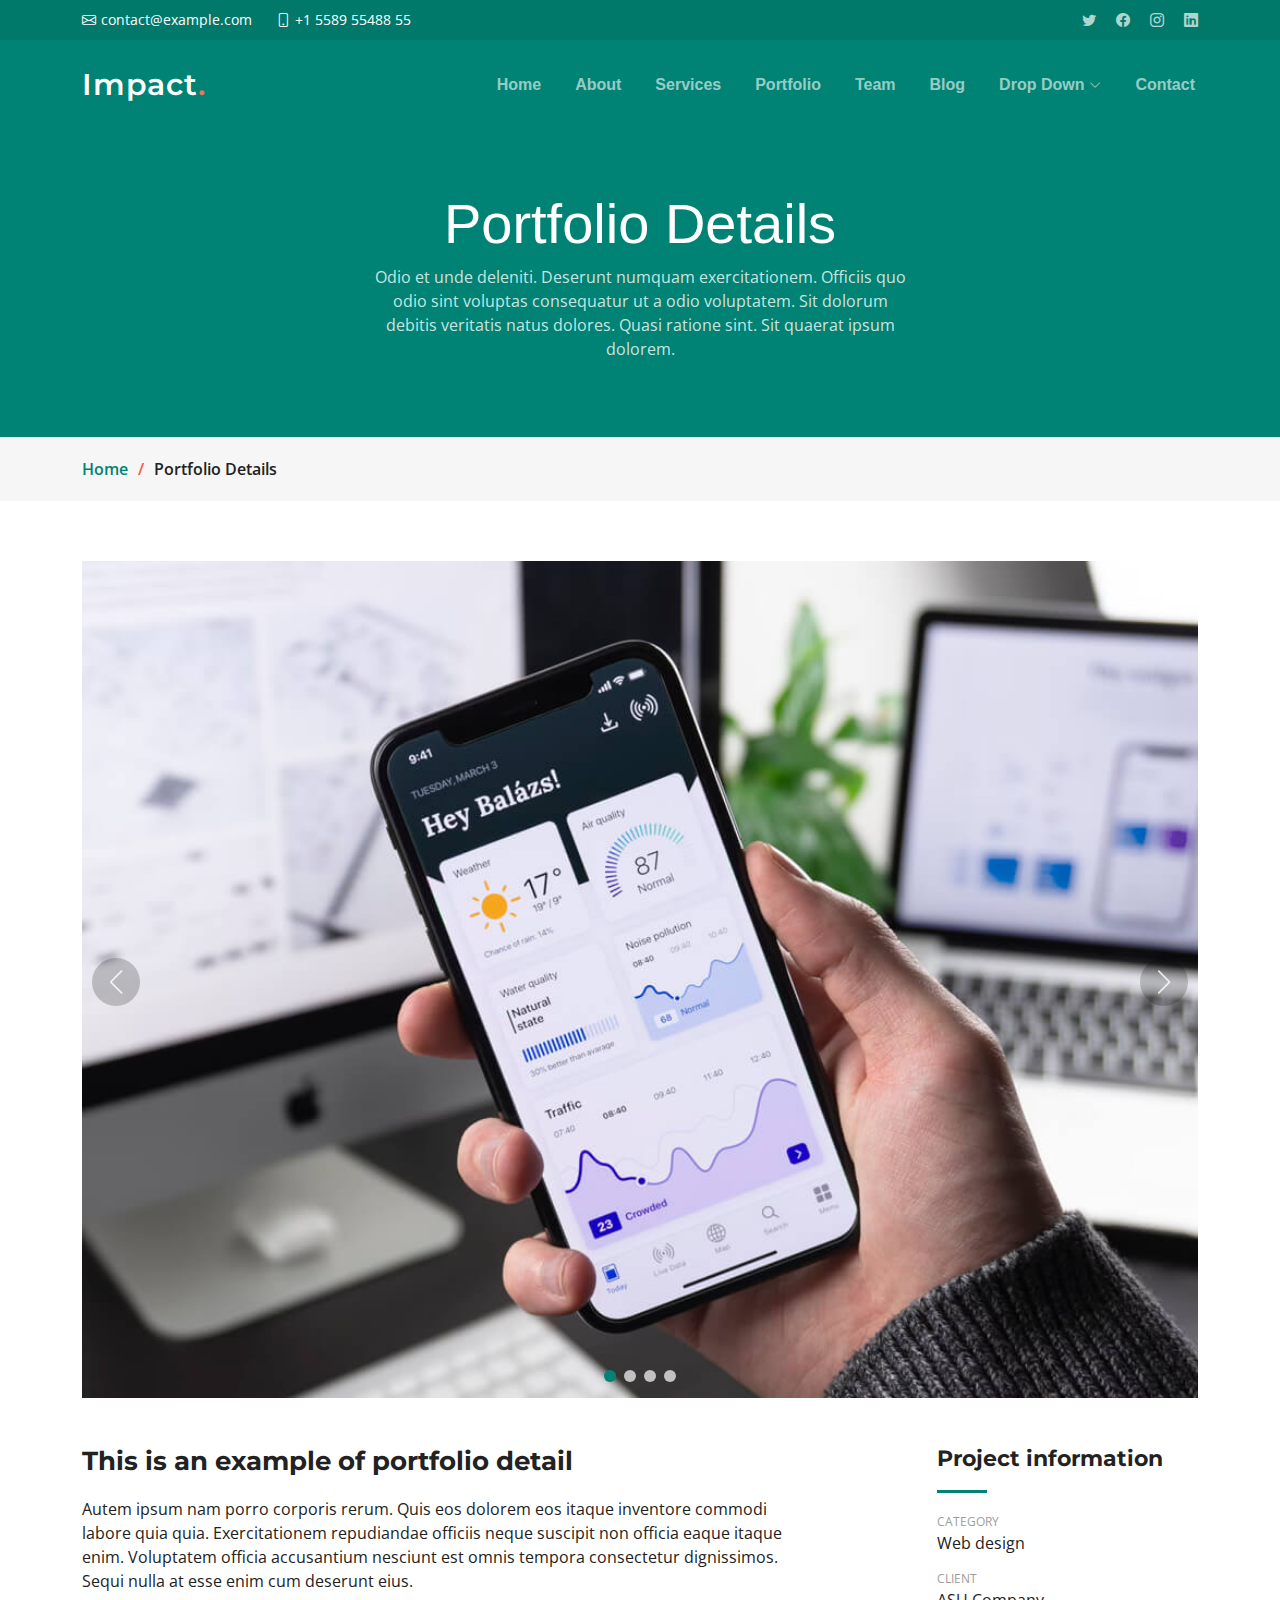
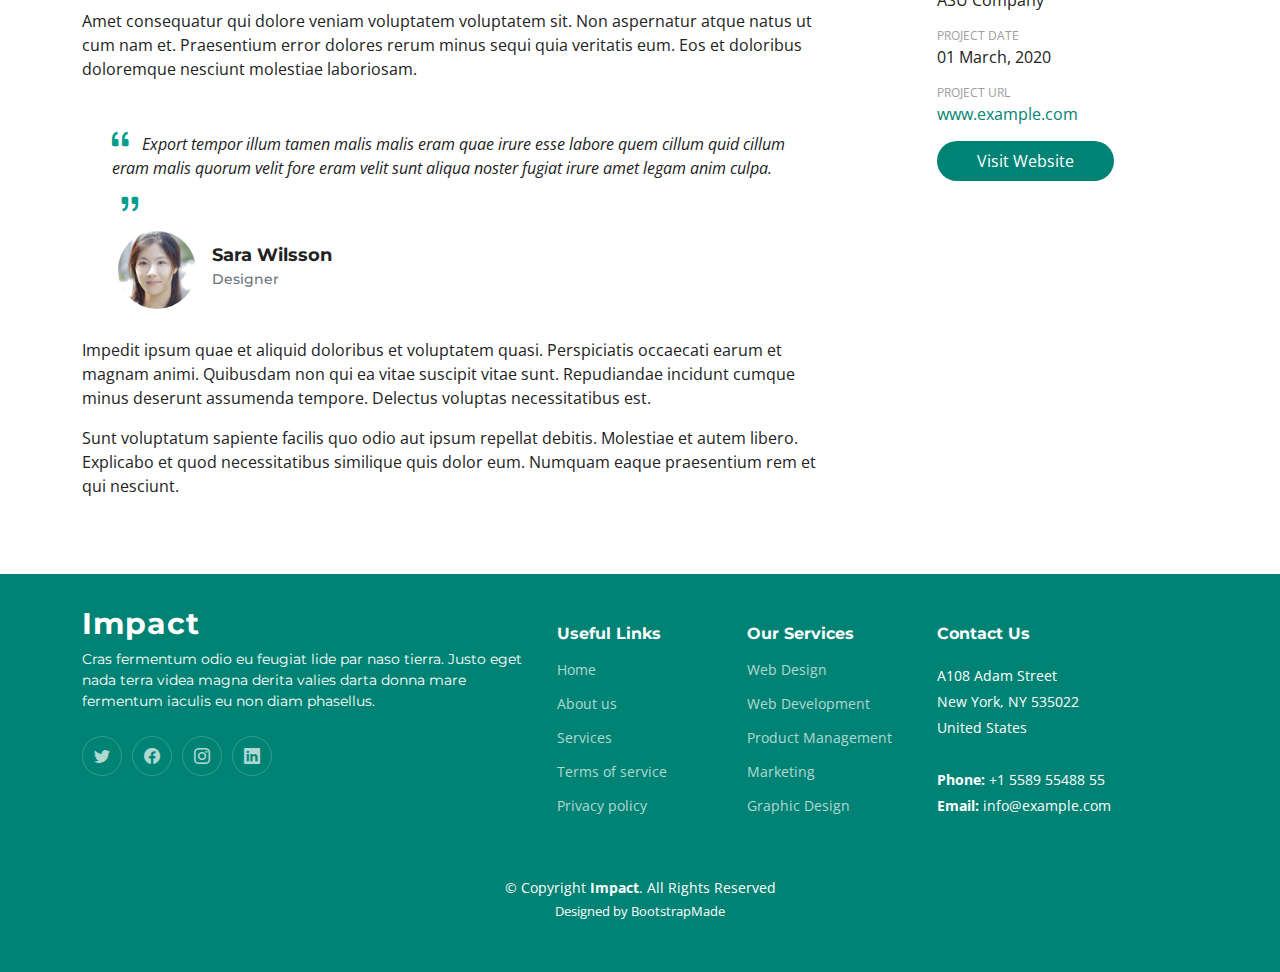
<file: Impact/portfolio-details.html>
<!DOCTYPE html>
<html lang="en">

<head>
  <meta charset="utf-8">
  <meta content="width=device-width, initial-scale=1.0" name="viewport">

  <title>Impact Bootstrap Template - Portfolio Details</title>
  <meta content="" name="description">
  <meta content="" name="keywords">

  <!-- Favicons -->
  <link href="assets/img/favicon.png" rel="icon">
  <link href="assets/img/apple-touch-icon.png" rel="apple-touch-icon">

  <!-- Google Fonts -->
  <link rel="preconnect" href="https://fonts.googleapis.com">
  <link rel="preconnect" href="https://fonts.gstatic.com" crossorigin>
  <link href="https://fonts.googleapis.com/css2?family=Open+Sans:ital,wght@0,300;0,400;0,500;0,600;0,700;1,300;1,400;1,600;1,700&family=Montserrat:ital,wght@0,300;0,400;0,500;0,600;0,700;1,300;1,400;1,500;1,600;1,700&family=Raleway:ital,wght@0,300;0,400;0,500;0,600;0,700;1,300;1,400;1,500;1,600;1,700&display=swap" rel="stylesheet">

  <!-- Vendor CSS Files -->
  <link href="assets/vendor/bootstrap/css/bootstrap.min.css" rel="stylesheet">
  <link href="assets/vendor/bootstrap-icons/bootstrap-icons.css" rel="stylesheet">
  <link href="assets/vendor/aos/aos.css" rel="stylesheet">
  <link href="assets/vendor/glightbox/css/glightbox.min.css" rel="stylesheet">
  <link href="assets/vendor/swiper/swiper-bundle.min.css" rel="stylesheet">

  <!-- Template Main CSS File -->
  <link href="assets/css/main.css" rel="stylesheet">

  <!-- =======================================================
  * Template Name: Impact
  * Updated: May 30 2023 with Bootstrap v5.3.0
  * Template URL: https://bootstrapmade.com/impact-bootstrap-business-website-template/
  * Author: BootstrapMade.com
  * License: https://bootstrapmade.com/license/
  ======================================================== -->
</head>

<body>

  <!-- ======= Header ======= -->
  <section id="topbar" class="topbar d-flex align-items-center">
    <div class="container d-flex justify-content-center justify-content-md-between">
      <div class="contact-info d-flex align-items-center">
        <i class="bi bi-envelope d-flex align-items-center"><a href="mailto:contact@example.com">contact@example.com</a></i>
        <i class="bi bi-phone d-flex align-items-center ms-4"><span>+1 5589 55488 55</span></i>
      </div>
      <div class="social-links d-none d-md-flex align-items-center">
        <a href="#" class="twitter"><i class="bi bi-twitter"></i></a>
        <a href="#" class="facebook"><i class="bi bi-facebook"></i></a>
        <a href="#" class="instagram"><i class="bi bi-instagram"></i></a>
        <a href="#" class="linkedin"><i class="bi bi-linkedin"></i></i></a>
      </div>
    </div>
  </section><!-- End Top Bar -->

  <header id="header" class="header d-flex align-items-center">

    <div class="container-fluid container-xl d-flex align-items-center justify-content-between">
      <a href="index.html" class="logo d-flex align-items-center">
        <!-- Uncomment the line below if you also wish to use an image logo -->
        <!-- <img src="assets/img/logo.png" alt=""> -->
        <h1>Impact<span>.</span></h1>
      </a>
      <nav id="navbar" class="navbar">
        <ul>
          <li><a href="#hero">Home</a></li>
          <li><a href="#about">About</a></li>
          <li><a href="#services">Services</a></li>
          <li><a href="#portfolio">Portfolio</a></li>
          <li><a href="#team">Team</a></li>
          <li><a href="blog.html">Blog</a></li>
          <li class="dropdown"><a href="#"><span>Drop Down</span> <i class="bi bi-chevron-down dropdown-indicator"></i></a>
            <ul>
              <li><a href="#">Drop Down 1</a></li>
              <li class="dropdown"><a href="#"><span>Deep Drop Down</span> <i class="bi bi-chevron-down dropdown-indicator"></i></a>
                <ul>
                  <li><a href="#">Deep Drop Down 1</a></li>
                  <li><a href="#">Deep Drop Down 2</a></li>
                  <li><a href="#">Deep Drop Down 3</a></li>
                  <li><a href="#">Deep Drop Down 4</a></li>
                  <li><a href="#">Deep Drop Down 5</a></li>
                </ul>
              </li>
              <li><a href="#">Drop Down 2</a></li>
              <li><a href="#">Drop Down 3</a></li>
              <li><a href="#">Drop Down 4</a></li>
            </ul>
          </li>
          <li><a href="#contact">Contact</a></li>
        </ul>
      </nav><!-- .navbar -->

      <i class="mobile-nav-toggle mobile-nav-show bi bi-list"></i>
      <i class="mobile-nav-toggle mobile-nav-hide d-none bi bi-x"></i>

    </div>
  </header><!-- End Header -->
  <!-- End Header -->

  <main id="main">

    <!-- ======= Breadcrumbs ======= -->
    <div class="breadcrumbs">
      <div class="page-header d-flex align-items-center" style="background-image: url('');">
        <div class="container position-relative">
          <div class="row d-flex justify-content-center">
            <div class="col-lg-6 text-center">
              <h2>Portfolio Details</h2>
              <p>Odio et unde deleniti. Deserunt numquam exercitationem. Officiis quo odio sint voluptas consequatur ut a odio voluptatem. Sit dolorum debitis veritatis natus dolores. Quasi ratione sint. Sit quaerat ipsum dolorem.</p>
            </div>
          </div>
        </div>
      </div>
      <nav>
        <div class="container">
          <ol>
            <li><a href="index.html">Home</a></li>
            <li>Portfolio Details</li>
          </ol>
        </div>
      </nav>
    </div><!-- End Breadcrumbs -->

    <!-- ======= Portfolio Details Section ======= -->
    <section id="portfolio-details" class="portfolio-details">
      <div class="container" data-aos="fade-up">

        <div class="position-relative h-100">
          <div class="slides-1 portfolio-details-slider swiper">
            <div class="swiper-wrapper align-items-center">

              <div class="swiper-slide">
                <img src="assets/img/portfolio/app-1.jpg" alt="">
              </div>

              <div class="swiper-slide">
                <img src="assets/img/portfolio/product-1.jpg" alt="">
              </div>

              <div class="swiper-slide">
                <img src="assets/img/portfolio/branding-1.jpg" alt="">
              </div>

              <div class="swiper-slide">
                <img src="assets/img/portfolio/books-1.jpg" alt="">
              </div>

            </div>
            <div class="swiper-pagination"></div>
          </div>
          <div class="swiper-button-prev"></div>
          <div class="swiper-button-next"></div>

        </div>

        <div class="row justify-content-between gy-4 mt-4">

          <div class="col-lg-8">
            <div class="portfolio-description">
              <h2>This is an example of portfolio detail</h2>
              <p>
                Autem ipsum nam porro corporis rerum. Quis eos dolorem eos itaque inventore commodi labore quia quia. Exercitationem repudiandae officiis neque suscipit non officia eaque itaque enim. Voluptatem officia accusantium nesciunt est omnis tempora consectetur dignissimos. Sequi nulla at esse enim cum deserunt eius.
              </p>
              <p>
                Amet consequatur qui dolore veniam voluptatem voluptatem sit. Non aspernatur atque natus ut cum nam et. Praesentium error dolores rerum minus sequi quia veritatis eum. Eos et doloribus doloremque nesciunt molestiae laboriosam.
              </p>

              <div class="testimonial-item">
                <p>
                  <i class="bi bi-quote quote-icon-left"></i>
                  Export tempor illum tamen malis malis eram quae irure esse labore quem cillum quid cillum eram malis quorum velit fore eram velit sunt aliqua noster fugiat irure amet legam anim culpa.
                  <i class="bi bi-quote quote-icon-right"></i>
                </p>
                <div>
                  <img src="assets/img/testimonials/testimonials-2.jpg" class="testimonial-img" alt="">
                  <h3>Sara Wilsson</h3>
                  <h4>Designer</h4>
                </div>
              </div>

              <p>
                Impedit ipsum quae et aliquid doloribus et voluptatem quasi. Perspiciatis occaecati earum et magnam animi. Quibusdam non qui ea vitae suscipit vitae sunt. Repudiandae incidunt cumque minus deserunt assumenda tempore. Delectus voluptas necessitatibus est.

              <p>
                Sunt voluptatum sapiente facilis quo odio aut ipsum repellat debitis. Molestiae et autem libero. Explicabo et quod necessitatibus similique quis dolor eum. Numquam eaque praesentium rem et qui nesciunt.
              </p>

            </div>
          </div>

          <div class="col-lg-3">
            <div class="portfolio-info">
              <h3>Project information</h3>
              <ul>
                <li><strong>Category</strong> <span>Web design</span></li>
                <li><strong>Client</strong> <span>ASU Company</span></li>
                <li><strong>Project date</strong> <span>01 March, 2020</span></li>
                <li><strong>Project URL</strong> <a href="#">www.example.com</a></li>
                <li><a href="#" class="btn-visit align-self-start">Visit Website</a></li>
              </ul>
            </div>
          </div>

        </div>

      </div>
    </section><!-- End Portfolio Details Section -->

  </main><!-- End #main -->

  <!-- ======= Footer ======= -->
  <footer id="footer" class="footer">

    <div class="container">
      <div class="row gy-4">
        <div class="col-lg-5 col-md-12 footer-info">
          <a href="index.html" class="logo d-flex align-items-center">
            <span>Impact</span>
          </a>
          <p>Cras fermentum odio eu feugiat lide par naso tierra. Justo eget nada terra videa magna derita valies darta donna mare fermentum iaculis eu non diam phasellus.</p>
          <div class="social-links d-flex mt-4">
            <a href="#" class="twitter"><i class="bi bi-twitter"></i></a>
            <a href="#" class="facebook"><i class="bi bi-facebook"></i></a>
            <a href="#" class="instagram"><i class="bi bi-instagram"></i></a>
            <a href="#" class="linkedin"><i class="bi bi-linkedin"></i></a>
          </div>
        </div>

        <div class="col-lg-2 col-6 footer-links">
          <h4>Useful Links</h4>
          <ul>
            <li><a href="#">Home</a></li>
            <li><a href="#">About us</a></li>
            <li><a href="#">Services</a></li>
            <li><a href="#">Terms of service</a></li>
            <li><a href="#">Privacy policy</a></li>
          </ul>
        </div>

        <div class="col-lg-2 col-6 footer-links">
          <h4>Our Services</h4>
          <ul>
            <li><a href="#">Web Design</a></li>
            <li><a href="#">Web Development</a></li>
            <li><a href="#">Product Management</a></li>
            <li><a href="#">Marketing</a></li>
            <li><a href="#">Graphic Design</a></li>
          </ul>
        </div>

        <div class="col-lg-3 col-md-12 footer-contact text-center text-md-start">
          <h4>Contact Us</h4>
          <p>
            A108 Adam Street <br>
            New York, NY 535022<br>
            United States <br><br>
            <strong>Phone:</strong> +1 5589 55488 55<br>
            <strong>Email:</strong> info@example.com<br>
          </p>

        </div>

      </div>
    </div>

    <div class="container mt-4">
      <div class="copyright">
        &copy; Copyright <strong><span>Impact</span></strong>. All Rights Reserved
      </div>
      <div class="credits">
        <!-- All the links in the footer should remain intact. -->
        <!-- You can delete the links only if you purchased the pro version. -->
        <!-- Licensing information: https://bootstrapmade.com/license/ -->
        <!-- Purchase the pro version with working PHP/AJAX contact form: https://bootstrapmade.com/impact-bootstrap-business-website-template/ -->
        Designed by <a href="https://bootstrapmade.com/">BootstrapMade</a>
      </div>
    </div>

  </footer><!-- End Footer -->
  <!-- End Footer -->

  <a href="#" class="scroll-top d-flex align-items-center justify-content-center"><i class="bi bi-arrow-up-short"></i></a>

  <div id="preloader"></div>

  <!-- Vendor JS Files -->
  <script src="assets/vendor/bootstrap/js/bootstrap.bundle.min.js"></script>
  <script src="assets/vendor/aos/aos.js"></script>
  <script src="assets/vendor/glightbox/js/glightbox.min.js"></script>
  <script src="assets/vendor/purecounter/purecounter_vanilla.js"></script>
  <script src="assets/vendor/swiper/swiper-bundle.min.js"></script>
  <script src="assets/vendor/isotope-layout/isotope.pkgd.min.js"></script>
  <script src="assets/vendor/php-email-form/validate.js"></script>

  <!-- Template Main JS File -->
  <script src="assets/js/main.js"></script>

</body>

</html>
</file>
<file: assets/css/main.css>
/**
* Template Name: Impact
* Updated: May 30 2023 with Bootstrap v5.3.0
* Template URL: https://bootstrapmade.com/impact-bootstrap-business-website-template/
* Author: BootstrapMade.com
* License: https://bootstrapmade.com/license/
*/

/*--------------------------------------------------------------
# Set main reusable colors and fonts using CSS variables
# Learn more about CSS variables at https://developer.mozilla.org/en-US/docs/Web/CSS/Using_CSS_custom_properties
--------------------------------------------------------------*/
/* Fonts */
:root {
  --font-default: "Open Sans", system-ui, -apple-system, "Segoe UI", Roboto, "Helvetica Neue", Arial, "Noto Sans", "Liberation Sans", sans-serif, "Apple Color Emoji", "Segoe UI Emoji", "Segoe UI Symbol", "Noto Color Emoji";
  --font-primary: "Montserrat", sans-serif;
  --font-secondary: "Poppins", sans-serif;
}

/* Colors */
:root {
  --color-default: #087900;
  --color-primary: #087900;
  --color-secondary: #087900;
}

/* Smooth scroll behavior */
:root {
  scroll-behavior: smooth;
}

/*--------------------------------------------------------------
# General
--------------------------------------------------------------*/
body {
  font-family: var(--font-default);
  color: var(--color-default);
}

a {
  color: var(--color-primary);
  text-decoration: none;
}

a:hover {
  color: #00b6a1;
  text-decoration: none;
}

h1,
h2,
h3,
h4,
h5,
h6 {
  font-family: var(--font-primary);
}

/*--------------------------------------------------------------
# Sections & Section Header
--------------------------------------------------------------*/
section {
  padding: 60px 0;
  overflow: hidden;
}

.sections-bg {
  background-color: #f6f6f6;
}

.section-header {
  text-align: center;
  padding-bottom: 60px;
}

.section-header h2 {
  font-size: 32px;
  font-weight: 600;
  margin-bottom: 20px;
  padding-bottom: 20px;
  position: relative;
}

.section-header h2:after {
  content: "";
  position: absolute;
  display: block;
  width: 50px;
  height: 3px;
  background: var(--color-primary);
  left: 0;
  right: 0;
  bottom: 0;
  margin: auto;
}

.section-header p {
  margin-bottom: 0;
  color: #6f6f6f;
}

/*--------------------------------------------------------------
# Breadcrumbs
--------------------------------------------------------------*/
.breadcrumbs .page-header {
  padding: 60px 0 60px 0;
  min-height: 20vh;
  position: relative;
  background-color: var(--color-primary);
}

.breadcrumbs .page-header h2 {
  font-size: 56px;
  font-weight: 500;
  color: #fff;
  font-family: var(--font-secondary);
}

.breadcrumbs .page-header p {
  color: rgba(255, 255, 255, 0.8);
}

.breadcrumbs nav {
  background-color: #f6f6f6;
  padding: 20px 0;
}

.breadcrumbs nav ol {
  display: flex;
  flex-wrap: wrap;
  list-style: none;
  margin: 0;
  padding: 0;
  font-size: 16px;
  font-weight: 600;
  color: var(--color-default);
}

.breadcrumbs nav ol a {
  color: var(--color-primary);
  transition: 0.3s;
}

.breadcrumbs nav ol a:hover {
  text-decoration: underline;
}

.breadcrumbs nav ol li+li {
  padding-left: 10px;
}

.breadcrumbs nav ol li+li::before {
  display: inline-block;
  padding-right: 10px;
  color: var(--color-secondary);
  content: "/";
}

/*--------------------------------------------------------------
# Scroll top button
--------------------------------------------------------------*/
.scroll-top {
  position: fixed;
  visibility: hidden;
  opacity: 0;
  right: 15px;
  bottom: -15px;
  z-index: 99999;
  background: var(--color-secondary);
  width: 44px;
  height: 44px;
  border-radius: 50px;
  transition: all 0.4s;
}

.scroll-top i {
  font-size: 24px;
  color: #fff;
  line-height: 0;
}

.scroll-top:hover {
  background: rgba(248, 90, 64, 0.8);
  color: #fff;
}

.scroll-top.active {
  visibility: visible;
  opacity: 1;
  bottom: 15px;
}

/*--------------------------------------------------------------
# Preloader
--------------------------------------------------------------*/
#preloader {
  position: fixed;
  inset: 0;
  z-index: 999999;
  overflow: hidden;
  background: #fff;
  transition: all 0.6s ease-out;
}

#preloader:before {
  content: "";
  position: fixed;
  top: calc(50% - 30px);
  left: calc(50% - 30px);
  border: 6px solid #fff;
  border-color: var(--color-primary) transparent var(--color-primary) transparent;
  border-radius: 50%;
  width: 60px;
  height: 60px;
  animation: animate-preloader 1.5s linear infinite;
}

@keyframes animate-preloader {
  0% {
    transform: rotate(0deg);
  }

  100% {
    transform: rotate(360deg);
  }
}

/*--------------------------------------------------------------
# Disable aos animation delay on mobile devices
--------------------------------------------------------------*/
@media screen and (max-width: 768px) {
  [data-aos-delay] {
    transition-delay: 0 !important;
  }
}

/*--------------------------------------------------------------
# Header
--------------------------------------------------------------*/
.topbar {
  background: #087900;
  height: 40px;
  font-size: 14px;
  transition: all 0.5s;
  color: #fff;
  padding: 0;
}

.topbar .contact-info i {
  font-style: normal;
  color: #fff;
  line-height: 0;
}

.topbar .contact-info i a,
.topbar .contact-info i span {
  padding-left: 5px;
  color: #fff;
}

@media (max-width: 575px) {

  .topbar .contact-info i a,
  .topbar .contact-info i span {
    font-size: 13px;
  }
}

.topbar .contact-info i a {
  line-height: 0;
  transition: 0.3s;
}

.topbar .contact-info i a:hover {
  color: #fff;
  text-decoration: underline;
}

.topbar .social-links a {
  color: rgba(255, 255, 255, 0.7);
  line-height: 0;
  transition: 0.3s;
  margin-left: 20px;
}

.topbar .social-links a:hover {
  color: #fff;
}

.header {
  transition: all 0.5s;
  z-index: 997;
  height: 90px;
  background-color: var(--color-primary);
}

.header.sticked {
  position: fixed;
  top: 0;
  right: 0;
  left: 0;
  height: 70px;
  box-shadow: 0px 2px 20px rgba(0, 0, 0, 0.1);
}

.header .logo img {
  max-height: 40px;
  margin-right: 6px;
}

.header .logo h1 {
  font-size: 30px;
  margin: 0;
  font-weight: 600;
  letter-spacing: 0.8px;
  color: #fff;
  font-family: var(--font-primary);
}

.header .logo h1 span {
  color: #f96f59;
}

.sticked-header-offset {
  margin-top: 70px;
}

section {
  scroll-margin-top: 70px;
}

/*--------------------------------------------------------------
# Desktop Navigation
--------------------------------------------------------------*/
@media (min-width: 1280px) {
  .navbar {
    padding: 0;
  }

  .navbar ul {
    margin: 0;
    padding: 0;
    display: flex;
    list-style: none;
    align-items: center;
  }

  .navbar li {
    position: relative;
  }

  .navbar>ul>li {
    white-space: nowrap;
    padding: 10px 0 10px 28px;
  }

  .navbar a,
  .navbar a:focus {
    display: flex;
    align-items: center;
    justify-content: space-between;
    padding: 0 3px;
    font-family: var(--font-secondary);
    font-size: 16px;
    font-weight: 600;
    color: rgba(255, 255, 255, 0.6);
    white-space: nowrap;
    transition: 0.3s;
    position: relative;
  }

  .navbar a i,
  .navbar a:focus i {
    font-size: 12px;
    line-height: 0;
    margin-left: 5px;
  }

  .navbar>ul>li>a:before {
    content: "";
    position: absolute;
    width: 100%;
    height: 2px;
    bottom: -6px;
    left: 0;
    background-color: var(--color-secondary);
    visibility: hidden;
    width: 0px;
    transition: all 0.3s ease-in-out 0s;
  }

  .navbar a:hover:before,
  .navbar li:hover>a:before,
  .navbar .active:before {
    visibility: visible;
    width: 100%;
  }

  .navbar a:hover,
  .navbar .active,
  .navbar .active:focus,
  .navbar li:hover>a {
    color: #fff;
  }

  .navbar .dropdown ul {
    display: block;
    position: absolute;
    left: 28px;
    top: calc(100% + 30px);
    margin: 0;
    padding: 10px 0;
    z-index: 99;
    opacity: 0;
    visibility: hidden;
    background: #fff;
    box-shadow: 0px 0px 30px rgba(127, 137, 161, 0.25);
    transition: 0.3s;
    border-radius: 4px;
  }

  .navbar .dropdown ul li {
    min-width: 200px;
  }

  .navbar .dropdown ul a {
    padding: 10px 20px;
    font-size: 15px;
    text-transform: none;
    font-weight: 600;
    color: #006a5d;
  }

  .navbar .dropdown ul a i {
    font-size: 12px;
  }

  .navbar .dropdown ul a:hover,
  .navbar .dropdown ul .active:hover,
  .navbar .dropdown ul li:hover>a {
    color: var(--color-secondary);
  }

  .navbar .dropdown:hover>ul {
    opacity: 1;
    top: 100%;
    visibility: visible;
  }

  .navbar .dropdown .dropdown ul {
    top: 0;
    left: calc(100% - 30px);
    visibility: hidden;
  }

  .navbar .dropdown .dropdown:hover>ul {
    opacity: 1;
    top: 0;
    left: 100%;
    visibility: visible;
  }
}

@media (min-width: 1280px) and (max-width: 1366px) {
  .navbar .dropdown .dropdown ul {
    left: -90%;
  }

  .navbar .dropdown .dropdown:hover>ul {
    left: -100%;
  }
}

@media (min-width: 1280px) {

  .mobile-nav-show,
  .mobile-nav-hide {
    display: none;
  }
}

/*--------------------------------------------------------------
# Mobile Navigation
--------------------------------------------------------------*/
@media (max-width: 1279px) {
  .navbar {
    position: fixed;
    top: 0;
    right: -100%;
    width: 100%;
    max-width: 400px;
    bottom: 0;
    transition: 0.3s;
    z-index: 9997;
  }

  .navbar ul {
    position: absolute;
    inset: 0;
    padding: 50px 0 10px 0;
    margin: 0;
    background: rgba(0, 131, 116, 0.9);
    overflow-y: auto;
    transition: 0.3s;
    z-index: 9998;
  }

  .navbar a,
  .navbar a:focus {
    display: flex;
    align-items: center;
    justify-content: space-between;
    padding: 10px 20px;
    font-family: var(--font-primary);
    font-size: 15px;
    font-weight: 600;
    color: rgba(255, 255, 255, 0.7);
    white-space: nowrap;
    transition: 0.3s;
  }

  .navbar a i,
  .navbar a:focus i {
    font-size: 12px;
    line-height: 0;
    margin-left: 5px;
  }

  .navbar a:hover,
  .navbar .active,
  .navbar .active:focus,
  .navbar li:hover>a {
    color: #fff;
  }

  .navbar .getstarted,
  .navbar .getstarted:focus {
    background: var(--color-primary);
    padding: 8px 20px;
    border-radius: 4px;
    margin: 15px;
    color: #fff;
  }

  .navbar .getstarted:hover,
  .navbar .getstarted:focus:hover {
    color: #fff;
    background: rgba(0, 131, 116, 0.8);
  }

  .navbar .dropdown ul,
  .navbar .dropdown .dropdown ul {
    position: static;
    display: none;
    padding: 10px 0;
    margin: 10px 20px;
    transition: all 0.5s ease-in-out;
    background-color: #007466;
    border: 1px solid #006459;
  }

  .navbar .dropdown>.dropdown-active,
  .navbar .dropdown .dropdown>.dropdown-active {
    display: block;
  }

  .mobile-nav-show {
    color: rgba(255, 255, 255, 0.6);
    font-size: 28px;
    cursor: pointer;
    line-height: 0;
    transition: 0.5s;
    z-index: 9999;
    margin-right: 10px;
  }

  .mobile-nav-hide {
    color: #fff;
    font-size: 32px;
    cursor: pointer;
    line-height: 0;
    transition: 0.5s;
    position: fixed;
    right: 20px;
    top: 20px;
    z-index: 9999;
  }

  .mobile-nav-active {
    overflow: hidden;
  }

  .mobile-nav-active .navbar {
    right: 0;
  }

  .mobile-nav-active .navbar:before {
    content: "";
    position: fixed;
    inset: 0;
    background: rgba(0, 106, 93, 0.8);
    z-index: 9996;
  }
}

/*--------------------------------------------------------------
# About Us Section
--------------------------------------------------------------*/
.about h3 {
  font-weight: 700;
  font-size: 28px;
  margin-bottom: 20px;
  font-family: var(--font-secondary);
}

.about .call-us {
  left: 10%;
  right: 10%;
  bottom: 0;
  background-color: #fff;
  box-shadow: 0px 2px 25px rgba(0, 0, 0, 0.08);
  padding: 20px;
  text-align: center;
}

.about .call-us h4 {
  font-size: 24px;
  font-weight: 700;
  margin-bottom: 5px;
}

.about .call-us p {
  font-size: 28px;
  font-weight: 700;
  color: var(--color-primary);
}

.about .content ul {
  list-style: none;
  padding: 0;
}

.about .content ul li {
  padding: 0 0 10px 30px;
  position: relative;
}

.about .content ul i {
  position: absolute;
  font-size: 20px;
  left: 0;
  top: -3px;
  color: var(--color-primary);
}

.about .content p:last-child {
  margin-bottom: 0;
}

.about .play-btn {
  width: 94px;
  height: 94px;
  background: radial-gradient(var(--color-primary) 50%, rgba(0, 131, 116, 0.4) 52%);
  border-radius: 50%;
  display: block;
  position: absolute;
  left: calc(50% - 47px);
  top: calc(50% - 47px);
  overflow: hidden;
}

.about .play-btn:before {
  content: "";
  position: absolute;
  width: 120px;
  height: 120px;
  animation-delay: 0s;
  animation: pulsate-btn 2s;
  animation-direction: forwards;
  animation-iteration-count: infinite;
  animation-timing-function: steps;
  opacity: 1;
  border-radius: 50%;
  border: 5px solid rgba(0, 131, 116, 0.7);
  top: -15%;
  left: -15%;
  background: rgba(198, 16, 0, 0);
}

.about .play-btn:after {
  content: "";
  position: absolute;
  left: 50%;
  top: 50%;
  transform: translateX(-40%) translateY(-50%);
  width: 0;
  height: 0;
  border-top: 10px solid transparent;
  border-bottom: 10px solid transparent;
  border-left: 15px solid #fff;
  z-index: 100;
  transition: all 400ms cubic-bezier(0.55, 0.055, 0.675, 0.19);
}

.about .play-btn:hover:before {
  content: "";
  position: absolute;
  left: 50%;
  top: 50%;
  transform: translateX(-40%) translateY(-50%);
  width: 0;
  height: 0;
  border: none;
  border-top: 10px solid transparent;
  border-bottom: 10px solid transparent;
  border-left: 15px solid #fff;
  z-index: 200;
  animation: none;
  border-radius: 0;
}

.about .play-btn:hover:after {
  border-left: 15px solid var(--color-primary);
  transform: scale(20);
}

@keyframes pulsate-btn {
  0% {
    transform: scale(0.6, 0.6);
    opacity: 1;
  }

  100% {
    transform: scale(1, 1);
    opacity: 0;
  }
}

/*--------------------------------------------------------------
# Clients Section
--------------------------------------------------------------*/
.clients {
  padding: 40px 0;
}

.clients .swiper {
  padding: 10px 0;
}

.clients .swiper-slide img {
  transition: 0.3s;
}

.clients .swiper-slide img:hover {
  transform: scale(1.1);
}

.clients .swiper-pagination {
  margin-top: 20px;
  position: relative;
}

.clients .swiper-pagination .swiper-pagination-bullet {
  width: 12px;
  height: 12px;
  background-color: #fff;
  opacity: 1;
  background-color: #ddd;
}

.clients .swiper-pagination .swiper-pagination-bullet-active {
  background-color: var(--color-primary);
}

/*--------------------------------------------------------------
# Stats Counter Section
--------------------------------------------------------------*/
.stats-counter {
  padding: 40px 0;
}

.stats-counter .stats-item {
  padding: 20px 0;
  border-bottom: 1px solid #e4e4e4;
}

.stats-counter .stats-item .purecounter {
  min-width: 90px;
  padding-right: 15px;
}

.stats-counter .stats-item i {
  font-size: 44px;
  line-height: 0;
  margin-right: 15px;
}

.stats-counter .stats-item span {
  font-size: 40px;
  display: block;
  font-weight: 700;
  color: var(--color-primary);
  line-height: 40px;
}

.stats-counter .stats-item p {
  margin: 0;
  font-family: var(--font-primary);
  font-size: 14px;
}

/*--------------------------------------------------------------
# Call To Action Section
--------------------------------------------------------------*/
.call-to-action .container {
  background: linear-gradient(rgba(0, 0, 0, 0.5), rgba(0, 0, 0, 0.5)), url("../img/cta-bg.jpg") center center;
  background-size: cover;
  padding: 100px 60px;
  border-radius: 15px;
  overflow: hidden;
}

.call-to-action h3 {
  color: #fff;
  font-size: 28px;
  font-weight: 700;
  margin-bottom: 20px;
}

.call-to-action p {
  color: #fff;
  margin-bottom: 20px;
}

.call-to-action .play-btn {
  width: 94px;
  height: 94px;
  margin-bottom: 20px;
  background: radial-gradient(var(--color-primary) 50%, rgba(0, 131, 116, 0.4) 52%);
  border-radius: 50%;
  display: inline-block;
  position: relative;
  overflow: hidden;
}

.call-to-action .play-btn:before {
  content: "";
  position: absolute;
  width: 120px;
  height: 120px;
  animation-delay: 0s;
  animation: pulsate-btn 2s;
  animation-direction: forwards;
  animation-iteration-count: infinite;
  animation-timing-function: steps;
  opacity: 1;
  border-radius: 50%;
  border: 5px solid rgba(0, 131, 116, 0.7);
  top: -15%;
  left: -15%;
  background: rgba(198, 16, 0, 0);
}

.call-to-action .play-btn:after {
  content: "";
  position: absolute;
  left: 50%;
  top: 50%;
  transform: translateX(-40%) translateY(-50%);
  width: 0;
  height: 0;
  border-top: 10px solid transparent;
  border-bottom: 10px solid transparent;
  border-left: 15px solid #fff;
  z-index: 100;
  transition: all 400ms cubic-bezier(0.55, 0.055, 0.675, 0.19);
}

.call-to-action .play-btn:hover:before {
  content: "";
  position: absolute;
  left: 50%;
  top: 50%;
  transform: translateX(-40%) translateY(-50%);
  width: 0;
  height: 0;
  border: none;
  border-top: 10px solid transparent;
  border-bottom: 10px solid transparent;
  border-left: 15px solid #fff;
  z-index: 200;
  animation: none;
  border-radius: 0;
}

.call-to-action .play-btn:hover:after {
  border-left: 15px solid var(--color-primary);
  transform: scale(20);
}

.call-to-action .cta-btn {
  font-family: var(--font-primary);
  font-weight: 500;
  font-size: 16px;
  letter-spacing: 1px;
  display: inline-block;
  padding: 12px 48px;
  border-radius: 50px;
  transition: 0.5s;
  margin: 10px;
  border: 2px solid #fff;
  color: #fff;
}

.call-to-action .cta-btn:hover {
  background: var(--color-primary);
  border: 2px solid var(--color-primary);
}

@keyframes pulsate-btn {
  0% {
    transform: scale(0.6, 0.6);
    opacity: 1;
  }

  100% {
    transform: scale(1, 1);
    opacity: 0;
  }
}

/*--------------------------------------------------------------
# Our Services Section
--------------------------------------------------------------*/
.services {
  padding: 60px 0;
}

.services .service-item {
  padding: 40px;
  background: #fff;
  height: 100%;
  border-radius: 10px;
}

.services .service-item .icon {
  width: 48px;
  height: 48px;
  position: relative;
  margin-bottom: 50px;
}

.services .service-item .icon i {
  color: var(--color-default);
  font-size: 56px;
  transition: ease-in-out 0.3s;
  z-index: 2;
  position: relative;
}

.services .service-item .icon:before {
  position: absolute;
  content: "";
  height: 100%;
  width: 100%;
  background: #eeeeee;
  border-radius: 50px;
  z-index: 1;
  top: 10px;
  right: -20px;
  transition: 0.3s;
}

.services .service-item h3 {
  color: var(--color-default);
  font-weight: 700;
  margin: 0 0 20px 0;
  padding-bottom: 8px;
  font-size: 22px;
  position: relative;
  display: inline-block;
  border-bottom: 4px solid #eeeeee;
  transition: 0.3s;
}

.services .service-item p {
  line-height: 24px;
  font-size: 14px;
  margin-bottom: 0;
}

.services .service-item .readmore {
  margin-top: 15px;
  display: inline-block;
  color: var(--color-primary);
}

.services .service-item:hover .icon:before {
  background: #00b6a1;
}

.services .service-item:hover h3 {
  border-color: var(--color-primary);
}

/*--------------------------------------------------------------
# Testimonials Section
--------------------------------------------------------------*/
.testimonials .testimonial-wrap {
  padding-left: 10px;
}

.testimonials .testimonial-item {
  box-sizing: content-box;
  padding: 30px;
  margin: 30px 10px;
  box-shadow: 0px 0 15px rgba(0, 0, 0, 0.1);
  position: relative;
  background: #fff;
  border-radius: 10px;
}

.testimonials .testimonial-item .testimonial-img {
  width: 90px;
  border-radius: 50px;
  margin-right: 15px;
}

.testimonials .testimonial-item h3 {
  font-size: 18px;
  font-weight: bold;
  margin: 10px 0 5px 0;
  color: #000;
}

.testimonials .testimonial-item h4 {
  font-size: 14px;
  color: #999;
  margin: 0;
}

.testimonials .testimonial-item .stars {
  margin: 10px 0;
}

.testimonials .testimonial-item .stars i {
  color: #ffc107;
  margin: 0 1px;
}

.testimonials .testimonial-item .quote-icon-left,
.testimonials .testimonial-item .quote-icon-right {
  color: #009d8b;
  font-size: 26px;
  line-height: 0;
}

.testimonials .testimonial-item .quote-icon-left {
  display: inline-block;
  left: -5px;
  position: relative;
}

.testimonials .testimonial-item .quote-icon-right {
  display: inline-block;
  right: -5px;
  position: relative;
  top: 10px;
  transform: scale(-1, -1);
}

.testimonials .testimonial-item p {
  font-style: italic;
  margin: 15px auto 15px auto;
}

.testimonials .swiper-pagination {
  margin-top: 20px;
  position: relative;
}

.testimonials .swiper-pagination .swiper-pagination-bullet {
  width: 12px;
  height: 12px;
  background-color: rgba(0, 0, 0, 0.2);
  opacity: 1;
}

.testimonials .swiper-pagination .swiper-pagination-bullet-active {
  background-color: var(--color-primary);
}

@media (max-width: 767px) {
  .testimonials .testimonial-wrap {
    padding-left: 0;
  }

  .testimonials .testimonial-item {
    padding: 30px;
    margin: 15px;
  }

  .testimonials .testimonial-item .testimonial-img {
    position: static;
    left: auto;
  }
}

/*--------------------------------------------------------------
# Portfolio Section
--------------------------------------------------------------*/
.portfolio .portfolio-flters {
  padding: 0 0 20px 0;
  margin: 0 auto;
  list-style: none;
  text-align: center;
}

.portfolio .portfolio-flters li {
  cursor: pointer;
  display: inline-block;
  padding: 0;
  font-size: 18px;
  font-weight: 500;
  margin: 0 10px;
  line-height: 1;
  transition: all 0.3s ease-in-out;
}

.portfolio .portfolio-flters li:hover,
.portfolio .portfolio-flters li.filter-active {
  color: var(--color-primary);
}

.portfolio .portfolio-flters li:first-child {
  margin-left: 0;
}

.portfolio .portfolio-flters li:last-child {
  margin-right: 0;
}

@media (max-width: 575px) {
  .portfolio .portfolio-flters li {
    font-size: 14px;
    margin: 0 5px;
  }
}

.portfolio .portfolio-wrap {
  box-shadow: 0px 10px 30px rgba(0, 0, 0, 0.1);
  border-radius: 10px;
  height: 100%;
  overflow: hidden;
}

.portfolio .portfolio-wrap img {
  transition: 0.3s;
  position: relative;
  z-index: 1;
}

.portfolio .portfolio-wrap .portfolio-info {
  padding: 25px 20px;
  background-color: #fff;
  position: relative;
  border-top: 1px solid #f3f3f3;
  z-index: 2;
}

.portfolio .portfolio-wrap .portfolio-info h4 {
  font-size: 18px;
  font-weight: 600;
  padding-right: 50px;
}

.portfolio .portfolio-wrap .portfolio-info h4 a {
  color: var(--color-default);
  transition: 0.3s;
}

.portfolio .portfolio-wrap .portfolio-info h4 a:hover {
  color: var(--color-primary);
}

.portfolio .portfolio-wrap .portfolio-info p {
  color: #6c757d;
  font-size: 14px;
  margin-bottom: 0;
  padding-right: 50px;
}

.portfolio .portfolio-wrap:hover img {
  transform: scale(1.1);
}

/*--------------------------------------------------------------
# Portfolio Details Section
--------------------------------------------------------------*/
.portfolio-details .portfolio-details-slider img {
  width: 100%;
}

.portfolio-details .portfolio-details-slider .swiper-pagination .swiper-pagination-bullet {
  width: 12px;
  height: 12px;
  background-color: rgba(255, 255, 255, 0.7);
  opacity: 1;
}

.portfolio-details .portfolio-details-slider .swiper-pagination .swiper-pagination-bullet-active {
  background-color: var(--color-primary);
}

.portfolio-details .swiper-button-prev,
.portfolio-details .swiper-button-next {
  width: 48px;
  height: 48px;
}

.portfolio-details .swiper-button-prev:after,
.portfolio-details .swiper-button-next:after {
  color: rgba(255, 255, 255, 0.8);
  background-color: rgba(0, 0, 0, 0.2);
  font-size: 24px;
  border-radius: 50%;
  width: 48px;
  height: 48px;
  display: flex;
  align-items: center;
  justify-content: center;
  transition: 0.3s;
}

.portfolio-details .swiper-button-prev:hover:after,
.portfolio-details .swiper-button-next:hover:after {
  background-color: rgba(0, 0, 0, 0.6);
}

@media (max-width: 575px) {

  .portfolio-details .swiper-button-prev,
  .portfolio-details .swiper-button-next {
    display: none;
  }
}

.portfolio-details .portfolio-info h3 {
  font-size: 22px;
  font-weight: 700;
  margin-bottom: 20px;
  padding-bottom: 20px;
  position: relative;
}

.portfolio-details .portfolio-info h3:after {
  content: "";
  position: absolute;
  display: block;
  width: 50px;
  height: 3px;
  background: var(--color-primary);
  left: 0;
  bottom: 0;
}

.portfolio-details .portfolio-info ul {
  list-style: none;
  padding: 0;
  font-size: 15px;
}

.portfolio-details .portfolio-info ul li {
  display: flex;
  flex-direction: column;
  padding-bottom: 15px;
  font-size: 16px;
}

.portfolio-details .portfolio-info ul strong {
  text-transform: uppercase;
  font-weight: 400;
  color: #9c9c9c;
  font-size: 12px;
}

.portfolio-details .portfolio-info .btn-visit {
  padding: 8px 40px;
  background: var(--color-primary);
  color: #fff;
  border-radius: 50px;
  transition: 0.3s;
}

.portfolio-details .portfolio-info .btn-visit:hover {
  background: #009d8b;
}

.portfolio-details .portfolio-description h2 {
  font-size: 26px;
  font-weight: 700;
  margin-bottom: 20px;
}

.portfolio-details .portfolio-description p {
  padding: 0;
}

.portfolio-details .portfolio-description .testimonial-item {
  padding: 30px 30px 0 30px;
  position: relative;
  background: white;
  height: 100%;
  margin-bottom: 50px;
}

.portfolio-details .portfolio-description .testimonial-item .testimonial-img {
  width: 90px;
  border-radius: 50px;
  border: 6px solid #fff;
  float: left;
  margin: 0 10px 0 0;
}

.portfolio-details .portfolio-description .testimonial-item h3 {
  font-size: 18px;
  font-weight: bold;
  margin: 15px 0 5px 0;
  padding-top: 20px;
}

.portfolio-details .portfolio-description .testimonial-item h4 {
  font-size: 14px;
  color: #6c757d;
  margin: 0;
}

.portfolio-details .portfolio-description .testimonial-item .quote-icon-left,
.portfolio-details .portfolio-description .testimonial-item .quote-icon-right {
  color: #009d8b;
  font-size: 26px;
  line-height: 0;
}

.portfolio-details .portfolio-description .testimonial-item .quote-icon-left {
  display: inline-block;
  left: -5px;
  position: relative;
}

.portfolio-details .portfolio-description .testimonial-item .quote-icon-right {
  display: inline-block;
  right: -5px;
  position: relative;
  top: 10px;
  transform: scale(-1, -1);
}

.portfolio-details .portfolio-description .testimonial-item p {
  font-style: italic;
  margin: 0 0 15px 0 0 0;
  padding: 0;
}

/*--------------------------------------------------------------
# Our Team Section
--------------------------------------------------------------*/
.team .member {
  text-align: center;
  background: #fff;
  border-radius: 10px;
  padding: 15px;
  overflow: hidden;
  box-shadow: 0px 2px 25px rgba(0, 0, 0, 0.1);
}

.team .member img {
  border-radius: 10px;
  overflow: hidden;
}

.team .member .member-content {
  padding: 0 20px 30px 20px;
}

.team .member h4 {
  font-weight: 700;
  margin-top: 16px;
  margin-bottom: 2px;
  font-size: 20px;
}

.team .member span {
  font-style: italic;
  display: block;
  font-size: 14px;
  color: #6c757d;
}

.team .member p {
  padding-top: 10px;
  font-size: 14px;
  font-style: italic;
  color: #6c757d;
}

.team .member .social {
  margin-top: 15px;
  margin-bottom: 10px;
  display: flex;
  align-items: center;
  justify-content: space-around;
}

.team .member .social a {
  color: #a2a2a2;
  transition: 0.3s;
  border-radius: 50%;
  width: 40px;
  height: 40px;
  display: flex;
  align-items: center;
  justify-content: center;
  border: 1px solid #bbbbbb;
}

.team .member .social a:hover {
  color: var(--color-primary);
  border-color: var(--color-primary);
}

.team .member .social i {
  font-size: 18px;
  margin: 0 2px;
}

/*--------------------------------------------------------------
# Pricing Section
--------------------------------------------------------------*/
.pricing .pricing-item {
  padding: 60px 40px;
  box-shadow: 0 3px 20px -2px rgba(108, 117, 125, 0.15);
  background: #fff;
  height: 100%;
  position: relative;
  border-radius: 15px;
}

.pricing h3 {
  font-weight: 600;
  margin-bottom: 15px;
  font-size: 20px;
  color: #555555;
  text-align: center;
}

.pricing .icon {
  margin: 30px auto 30px auto;
  width: 70px;
  height: 70px;
  background: var(--color-primary);
  border-radius: 50%;
  display: flex;
  align-items: center;
  justify-content: center;
  transition: 0.3s;
  transform-style: preserve-3d;
}

.pricing .icon i {
  color: #fff;
  font-size: 28px;
  transition: ease-in-out 0.3s;
  line-height: 0;
}

.pricing .icon::before {
  position: absolute;
  content: "";
  height: 86px;
  width: 86px;
  border-radius: 50%;
  background: #87c1bb;
  transition: all 0.3s ease-out 0s;
  transform: translateZ(-1px);
}

.pricing .icon::after {
  position: absolute;
  content: "";
  height: 102px;
  width: 102px;
  border-radius: 50%;
  background: #d2eeeb;
  transition: all 0.3s ease-out 0s;
  transform: translateZ(-2px);
}

.pricing h4 {
  font-size: 48px;
  color: var(--color-secondary);
  font-weight: 700;
  font-family: var(--font-secondary);
  margin-bottom: 0;
  text-align: center;
}

.pricing h4 sup {
  font-size: 28px;
}

.pricing h4 span {
  color: rgba(108, 117, 125, 0.8);
  font-size: 18px;
  font-weight: 400;
}

.pricing ul {
  padding: 20px 0;
  list-style: none;
  color: #6c757d;
  text-align: left;
  line-height: 20px;
}

.pricing ul li {
  padding: 10px 0;
  display: flex;
  align-items: center;
}

.pricing ul i {
  color: #059652;
  font-size: 24px;
  padding-right: 3px;
}

.pricing ul .na {
  color: rgba(108, 117, 125, 0.5);
}

.pricing ul .na i {
  color: rgba(108, 117, 125, 0.5);
}

.pricing ul .na span {
  text-decoration: line-through;
}

.pricing .buy-btn {
  display: inline-block;
  padding: 10px 40px;
  border-radius: 50px;
  color: var(--color-primary);
  border: 1px solid rgba(0, 131, 116, 0.2);
  transition: none;
  font-size: 16px;
  font-weight: 600;
  font-family: var(--font-primary);
  transition: 0.3s;
}

.pricing .buy-btn:hover {
  background: var(--color-primary);
  color: #fff;
}

.pricing .featured {
  z-index: 10;
  border: 3px solid var(--color-primary);
}

@media (min-width: 992px) {
  .pricing .featured {
    transform: scale(1.15);
  }
}

/*--------------------------------------------------------------
# Frequently Asked Questions Section
--------------------------------------------------------------*/
.faq .content h3 {
  font-weight: 400;
  font-size: 34px;
}

.faq .content h4 {
  font-size: 20px;
  font-weight: 700;
  margin-top: 5px;
}

.faq .content p {
  font-size: 15px;
  color: #6c757d;
}

.faq .accordion-item {
  border: 0;
  margin-bottom: 20px;
  box-shadow: 0px 5px 25px 0px rgba(0, 0, 0, 0.06);
  border-radius: 10px;
}

.faq .accordion-item:last-child {
  margin-bottom: 0;
}

.faq .accordion-collapse {
  border: 0;
}

.faq .accordion-button {
  padding: 20px 50px 20px 20px;
  font-weight: 600;
  border: 0;
  font-size: 18px;
  line-height: 24px;
  color: var(--color-default);
  text-align: left;
  background: #fff;
  box-shadow: none;
  border-radius: 10px;
}

.faq .accordion-button .num {
  padding-right: 10px;
  font-size: 20px;
  line-height: 0;
  color: var(--color-primary);
}

.faq .accordion-button:not(.collapsed) {
  color: var(--color-primary);
  border-bottom: 0;
  box-shadow: none;
}

.faq .accordion-button:after {
  position: absolute;
  right: 20px;
  top: 20px;
}

.faq .accordion-body {
  padding: 0 40px 30px 45px;
  border: 0;
  border-radius: 10px;
  background: #fff;
  box-shadow: none;
}

/*--------------------------------------------------------------
# Recent Blog Posts Section
--------------------------------------------------------------*/
.recent-posts article {
  box-shadow: 0 4px 16px rgba(0, 0, 0, 0.1);
  background-color: #fff;
  padding: 30px;
  height: 100%;
  border-radius: 10px;
  overflow: hidden;
}

.recent-posts .post-img {
  max-height: 240px;
  margin: -30px -30px 15px -30px;
  overflow: hidden;
}

.recent-posts .post-category {
  font-size: 16px;
  color: #6f6f6f;
  margin-bottom: 10px;
}

.recent-posts .title {
  font-size: 22px;
  font-weight: 700;
  padding: 0;
  margin: 0 0 20px 0;
}

.recent-posts .title a {
  color: var(--color-default);
  transition: 0.3s;
}

.recent-posts .title a:hover {
  color: var(--color-primary);
}

.recent-posts .post-author-img {
  width: 50px;
  border-radius: 50%;
  margin-right: 15px;
}

.recent-posts .post-author {
  font-weight: 600;
  margin-bottom: 5px;
}

.recent-posts .post-date {
  font-size: 14px;
  color: #3c3c3c;
  margin-bottom: 0;
}

/*--------------------------------------------------------------
# Contact Section
--------------------------------------------------------------*/
.contact .info-container {
  background-color: var(--color-primary);
  height: 100%;
  padding: 20px;
  border-radius: 10px 0 0 10px;
  box-shadow: 0px 2px 25px rgba(0, 0, 0, 0.1);
}

.contact .info-item {
  width: 100%;
  background-color: #009282;
  margin-bottom: 20px;
  padding: 20px;
  border-radius: 10px;
  color: #fff;
}

.contact .info-item:last-child {
  margin-bottom: 0;
}

.contact .info-item i {
  font-size: 20px;
  color: #fff;
  float: left;
  width: 44px;
  height: 44px;
  background-color: rgba(255, 255, 255, 0.2);
  display: flex;
  justify-content: center;
  align-items: center;
  border-radius: 50px;
  transition: all 0.3s ease-in-out;
  margin-right: 15px;
}

.contact .info-item h4 {
  padding: 0;
  font-size: 20px;
  font-weight: 600;
  margin-bottom: 5px;
}

.contact .info-item p {
  padding: 0;
  margin-bottom: 0;
  font-size: 14px;
}

.contact .info-item:hover i {
  background: #fff;
  color: var(--color-primary);
}

.contact .php-email-form {
  width: 100%;
  height: 100%;
  background: #fff;
  box-shadow: 0px 2px 25px rgba(0, 0, 0, 0.1);
  padding: 30px;
  border-radius: 0 10px 10px 0;
}

.contact .php-email-form .form-group {
  padding-bottom: 8px;
}

.contact .php-email-form .error-message {
  display: none;
  color: #fff;
  background: #df1529;
  text-align: left;
  padding: 15px;
  font-weight: 600;
}

.contact .php-email-form .error-message br+br {
  margin-top: 25px;
}

.contact .php-email-form .sent-message {
  display: none;
  color: #fff;
  background: #059652;
  text-align: center;
  padding: 15px;
  font-weight: 600;
}

.contact .php-email-form .loading {
  display: none;
  background: #fff;
  text-align: center;
  padding: 15px;
}

.contact .php-email-form .loading:before {
  content: "";
  display: inline-block;
  border-radius: 50%;
  width: 24px;
  height: 24px;
  margin: 0 10px -6px 0;
  border: 3px solid #059652;
  border-top-color: #fff;
  animation: animate-loading 1s linear infinite;
}

.contact .php-email-form input,
.contact .php-email-form textarea {
  border-radius: 0;
  box-shadow: none;
  font-size: 14px;
}

.contact .php-email-form input[type=text],
.contact .php-email-form input[type=email],
.contact .php-email-form textarea {
  padding: 12px 15px;
}

.contact .php-email-form input[type=text]:focus,
.contact .php-email-form input[type=email]:focus,
.contact .php-email-form textarea:focus {
  border-color: var(--color-primary);
}

.contact .php-email-form textarea {
  padding: 10px 12px;
}

.contact .php-email-form button[type=submit] {
  background: var(--color-primary);
  border: 0;
  padding: 14px 45px;
  color: #fff;
  transition: 0.4s;
  border-radius: 50px;
}

.contact .php-email-form button[type=submit]:hover {
  background: rgba(0, 131, 116, 0.8);
}

@keyframes animate-loading {
  0% {
    transform: rotate(0deg);
  }

  100% {
    transform: rotate(360deg);
  }
}

/*--------------------------------------------------------------
# Hero Section
--------------------------------------------------------------*/
.hero {
  width: 100%;
  position: relative;
  background: var(--color-primary);
  padding: 60px 0 0 0;
}

@media (min-width: 1365px) {
  .hero {
    background-attachment: fixed;
  }
}

.hero h2 {
  font-size: 48px;
  font-weight: 700;
  margin-bottom: 20px;
  color: #fff;
}

.hero p {
  color: rgba(255, 255, 255, 0.6);
  font-weight: 400;
  margin-bottom: 30px;
}

.hero .btn-get-started {
  font-family: var(--font-primary);
  font-weight: 500;
  font-size: 15px;
  letter-spacing: 1px;
  display: inline-block;
  padding: 14px 40px;
  border-radius: 50px;
  transition: 0.3s;
  color: #fff;
  background: rgba(255, 255, 255, 0.1);
  box-shadow: 0 0 15px rgba(0, 0, 0, 0.08);
  border: 2px solid rgba(255, 255, 255, 0.1);
}

.hero .btn-get-started:hover {
  border-color: rgba(255, 255, 255, 0.5);
}

.hero .btn-watch-video {
  font-size: 16px;
  transition: 0.5s;
  margin-left: 25px;
  color: #fff;
  font-weight: 600;
}

.hero .btn-watch-video i {
  color: rgba(255, 255, 255, 0.5);
  font-size: 32px;
  transition: 0.3s;
  line-height: 0;
  margin-right: 8px;
}

.hero .btn-watch-video:hover i {
  color: #fff;
}

@media (max-width: 640px) {
  .hero h2 {
    font-size: 36px;
  }

  .hero .btn-get-started,
  .hero .btn-watch-video {
    font-size: 14px;
  }
}

.hero .icon-boxes {
  padding-bottom: 60px;
}

@media (min-width: 1200px) {
  .hero .icon-boxes:before {
    content: "";
    position: absolute;
    bottom: 0;
    left: 0;
    right: 0;
    height: calc(50% + 20px);
    background-color: #fff;
  }
}

.hero .icon-box {
  padding: 60px 30px;
  position: relative;
  overflow: hidden;
  background: #008d7d;
  box-shadow: 0 0 29px 0 rgba(0, 0, 0, 0.08);
  transition: all 0.3s ease-in-out;
  border-radius: 8px;
  z-index: 1;
  height: 100%;
  width: 100%;
  text-align: center;
}

.hero .icon-box .title {
  font-weight: 700;
  margin-bottom: 15px;
  font-size: 24px;
}

.hero .icon-box .title a {
  color: #fff;
  transition: 0.3s;
}

.hero .icon-box .icon {
  margin-bottom: 20px;
  padding-top: 10px;
  display: inline-block;
  transition: all 0.3s ease-in-out;
  font-size: 48px;
  line-height: 1;
  color: rgba(255, 255, 255, 0.6);
}

.hero .icon-box:hover {
  background: #009786;
}

.hero .icon-box:hover .title a,
.hero .icon-box:hover .icon {
  color: #fff;
}

/*--------------------------------------------------------------
# Blog
--------------------------------------------------------------*/
.blog .blog-pagination {
  margin-top: 30px;
  color: #555555;
}

.blog .blog-pagination ul {
  display: flex;
  padding: 0;
  margin: 0;
  list-style: none;
}

.blog .blog-pagination li {
  margin: 0 5px;
  transition: 0.3s;
  border-radius: 10px;
}

.blog .blog-pagination li a {
  color: var(--color-default);
  padding: 7px 16px;
  display: flex;
  align-items: center;
  justify-content: center;
}

.blog .blog-pagination li.active,
.blog .blog-pagination li:hover {
  background: var(--color-primary);
  color: #fff;
}

.blog .blog-pagination li.active a,
.blog .blog-pagination li:hover a {
  color: var(--color-white);
}

/*--------------------------------------------------------------
# Blog Posts List
--------------------------------------------------------------*/
.blog .posts-list article {
  box-shadow: 0 4px 16px rgba(0, 0, 0, 0.1);
  padding: 30px;
  height: 100%;
  border-radius: 10px;
  overflow: hidden;
}

.blog .posts-list .post-img {
  max-height: 240px;
  margin: -30px -30px 15px -30px;
  overflow: hidden;
}

.blog .posts-list .post-category {
  font-size: 16px;
  color: #555555;
  margin-bottom: 10px;
}

.blog .posts-list .title {
  font-size: 22px;
  font-weight: 700;
  padding: 0;
  margin: 0 0 20px 0;
}

.blog .posts-list .title a {
  color: var(--color-default);
  transition: 0.3s;
}

.blog .posts-list .title a:hover {
  color: var(--color-primary);
}

.blog .posts-list .post-author-img {
  width: 50px;
  border-radius: 50%;
  margin-right: 15px;
}

.blog .posts-list .post-author-list {
  font-weight: 600;
  margin-bottom: 5px;
}

.blog .posts-list .post-date {
  font-size: 14px;
  color: #3c3c3c;
  margin-bottom: 0;
}

/*--------------------------------------------------------------
# Blog Details
--------------------------------------------------------------*/
.blog .blog-details {
  box-shadow: 0 4px 16px rgba(0, 0, 0, 0.1);
  padding: 30px;
  border-radius: 10px;
}

.blog .blog-details .post-img {
  margin: -30px -30px 20px -30px;
  overflow: hidden;
  border-radius: 10px 10px 0 0;
}

.blog .blog-details .title {
  font-size: 28px;
  font-weight: 700;
  padding: 0;
  margin: 20px 0 0 0;
  color: var(--color-default);
}

.blog .blog-details .content {
  margin-top: 20px;
}

.blog .blog-details .content h3 {
  font-size: 22px;
  margin-top: 30px;
  font-weight: bold;
}

.blog .blog-details .content blockquote {
  overflow: hidden;
  background-color: rgba(34, 34, 34, 0.06);
  padding: 60px;
  position: relative;
  text-align: center;
  margin: 20px 0;
}

.blog .blog-details .content blockquote p {
  color: var(--color-default);
  line-height: 1.6;
  margin-bottom: 0;
  font-style: italic;
  font-weight: 500;
  font-size: 22px;
}

.blog .blog-details .content blockquote:after {
  content: "";
  position: absolute;
  left: 0;
  top: 0;
  bottom: 0;
  width: 3px;
  background-color: var(--color-secondary);
  margin-top: 20px;
  margin-bottom: 20px;
}

.blog .blog-details .meta-top {
  margin-top: 20px;
  color: #6c757d;
}

.blog .blog-details .meta-top ul {
  display: flex;
  flex-wrap: wrap;
  list-style: none;
  align-items: center;
  padding: 0;
  margin: 0;
}

.blog .blog-details .meta-top ul li+li {
  padding-left: 20px;
}

.blog .blog-details .meta-top i {
  font-size: 16px;
  margin-right: 8px;
  line-height: 0;
  color: var(--color-primary);
}

.blog .blog-details .meta-top a {
  color: #6c757d;
  font-size: 14px;
  display: inline-block;
  line-height: 1;
}

.blog .blog-details .meta-bottom {
  padding-top: 10px;
  border-top: 1px solid rgba(34, 34, 34, 0.15);
}

.blog .blog-details .meta-bottom i {
  color: #555555;
  display: inline;
}

.blog .blog-details .meta-bottom a {
  color: rgba(34, 34, 34, 0.8);
  transition: 0.3s;
}

.blog .blog-details .meta-bottom a:hover {
  color: var(--color-primary);
}

.blog .blog-details .meta-bottom .cats {
  list-style: none;
  display: inline;
  padding: 0 20px 0 0;
  font-size: 14px;
}

.blog .blog-details .meta-bottom .cats li {
  display: inline-block;
}

.blog .blog-details .meta-bottom .tags {
  list-style: none;
  display: inline;
  padding: 0;
  font-size: 14px;
}

.blog .blog-details .meta-bottom .tags li {
  display: inline-block;
}

.blog .blog-details .meta-bottom .tags li+li::before {
  padding-right: 6px;
  color: var(--color-default);
  content: ",";
}

.blog .blog-details .meta-bottom .share {
  font-size: 16px;
}

.blog .blog-details .meta-bottom .share i {
  padding-left: 5px;
}

.blog .post-author {
  padding: 20px;
  margin-top: 30px;
  box-shadow: 0 4px 16px rgba(0, 0, 0, 0.1);
  border-radius: 10px;
}

.blog .post-author img {
  max-width: 120px;
  margin-right: 20px;
}

.blog .post-author h4 {
  font-weight: 600;
  font-size: 22px;
  margin-bottom: 0px;
  padding: 0;
  color: var(--color-default);
}

.blog .post-author .social-links {
  margin: 0 10px 10px 0;
}

.blog .post-author .social-links a {
  color: rgba(34, 34, 34, 0.5);
  margin-right: 5px;
}

.blog .post-author p {
  font-style: italic;
  color: rgba(108, 117, 125, 0.8);
  margin-bottom: 0;
}

/*--------------------------------------------------------------
# Blog Sidebar
--------------------------------------------------------------*/
.blog .sidebar {
  padding: 30px;
  box-shadow: 0 4px 16px rgba(0, 0, 0, 0.1);
  border-radius: 10px;
}

.blog .sidebar .sidebar-title {
  font-size: 20px;
  font-weight: 700;
  padding: 0;
  margin: 0;
  color: var(--color-default);
}

.blog .sidebar .sidebar-item+.sidebar-item {
  margin-top: 40px;
}

.blog .sidebar .search-form form {
  background: #fff;
  border: 1px solid rgba(34, 34, 34, 0.3);
  padding: 5px 10px;
  position: relative;
  border-radius: 50px;
}

.blog .sidebar .search-form form input[type=text] {
  border: 0;
  padding: 4px;
  border-radius: 50px;
  width: calc(100% - 60px);
}

.blog .sidebar .search-form form input[type=text]:focus {
  outline: none;
}

.blog .sidebar .search-form form button {
  position: absolute;
  top: 0;
  right: 0;
  bottom: 0;
  border: 0;
  background: none;
  font-size: 16px;
  padding: 0 25px;
  margin: -1px;
  background: var(--color-primary);
  color: #fff;
  transition: 0.3s;
  border-radius: 50px;
  line-height: 0;
}

.blog .sidebar .search-form form button i {
  line-height: 0;
}

.blog .sidebar .search-form form button:hover {
  background: rgba(0, 131, 116, 0.8);
}

.blog .sidebar .categories ul {
  list-style: none;
  padding: 0;
}

.blog .sidebar .categories ul li+li {
  padding-top: 10px;
}

.blog .sidebar .categories ul a {
  color: var(--color-default);
  transition: 0.3s;
}

.blog .sidebar .categories ul a:hover {
  color: var(--color-primary);
}

.blog .sidebar .categories ul a span {
  padding-left: 5px;
  color: rgba(34, 34, 34, 0.4);
  font-size: 14px;
}

.blog .sidebar .recent-posts .post-item+.post-item {
  margin-top: 15px;
}

.blog .sidebar .recent-posts img {
  width: 80px;
  float: left;
}

.blog .sidebar .recent-posts h4 {
  font-size: 15px;
  margin-left: 95px;
  font-weight: bold;
}

.blog .sidebar .recent-posts h4 a {
  color: var(--color-default);
  transition: 0.3s;
}

.blog .sidebar .recent-posts h4 a:hover {
  color: var(--color-primary);
}

.blog .sidebar .recent-posts time {
  display: block;
  margin-left: 95px;
  font-style: italic;
  font-size: 14px;
  color: rgba(34, 34, 34, 0.4);
}

.blog .sidebar .tags {
  margin-bottom: -10px;
}

.blog .sidebar .tags ul {
  list-style: none;
  padding: 0;
}

.blog .sidebar .tags ul li {
  display: inline-block;
}

.blog .sidebar .tags ul a {
  color: #555555;
  font-size: 14px;
  padding: 6px 20px;
  margin: 0 6px 8px 0;
  border: 1px solid #d5d5d5;
  display: inline-block;
  transition: 0.3s;
  border-radius: 50px;
}

.blog .sidebar .tags ul a:hover {
  color: #fff;
  border: 1px solid var(--color-primary);
  background: var(--color-primary);
}

.blog .sidebar .tags ul a span {
  padding-left: 5px;
  color: rgba(85, 85, 85, 0.8);
  font-size: 14px;
}

/*--------------------------------------------------------------
# Blog Comments
--------------------------------------------------------------*/
.blog .comments {
  margin-top: 30px;
}

.blog .comments .comments-count {
  font-weight: bold;
}

.blog .comments .comment {
  margin-top: 30px;
  position: relative;
}

.blog .comments .comment .comment-img {
  margin-right: 14px;
}

.blog .comments .comment .comment-img img {
  width: 60px;
}

.blog .comments .comment h5 {
  font-size: 16px;
  margin-bottom: 2px;
}

.blog .comments .comment h5 a {
  font-weight: bold;
  color: var(--color-default);
  transition: 0.3s;
}

.blog .comments .comment h5 a:hover {
  color: var(--color-primary);
}

.blog .comments .comment h5 .reply {
  padding-left: 10px;
  color: var(--color-primary);
}

.blog .comments .comment h5 .reply i {
  font-size: 20px;
}

.blog .comments .comment time {
  display: block;
  font-size: 14px;
  color: rgba(34, 34, 34, 0.8);
  margin-bottom: 5px;
}

.blog .comments .comment.comment-reply {
  padding-left: 40px;
}

.blog .comments .reply-form {
  margin-top: 30px;
  padding: 30px;
  box-shadow: 0 0 16px rgba(0, 0, 0, 0.1);
  border-radius: 10px;
}

.blog .comments .reply-form h4 {
  font-weight: bold;
  font-size: 22px;
}

.blog .comments .reply-form p {
  font-size: 14px;
}

.blog .comments .reply-form input {
  border-radius: 4px;
  padding: 10px 10px;
  font-size: 14px;
}

.blog .comments .reply-form input:focus {
  box-shadow: none;
  border-color: rgba(0, 131, 116, 0.8);
}

.blog .comments .reply-form textarea {
  border-radius: 4px;
  padding: 10px 10px;
  font-size: 14px;
}

.blog .comments .reply-form textarea:focus {
  box-shadow: none;
  border-color: rgba(0, 131, 116, 0.8);
}

.blog .comments .reply-form .form-group {
  margin-bottom: 25px;
}

.blog .comments .reply-form .btn-primary {
  border-radius: 50px;
  padding: 14px 40px;
  border: 0;
  background-color: var(--color-secondary);
}

.blog .comments .reply-form .btn-primary:hover {
  background-color: rgba(248, 90, 64, 0.8);
}

/*--------------------------------------------------------------
# Footer
--------------------------------------------------------------*/
.footer {
  font-size: 14px;
  background-color: var(--color-primary);
  padding: 50px 0;
  color: white;
}

.footer .footer-info .logo {
  line-height: 0;
  margin-bottom: 25px;
}

.footer .footer-info .logo img {
  max-height: 40px;
  margin-right: 6px;
}

.footer .footer-info .logo span {
  font-size: 30px;
  font-weight: 700;
  letter-spacing: 1px;
  color: #fff;
  font-family: var(--font-primary);
}

.footer .footer-info p {
  font-size: 14px;
  font-family: var(--font-primary);
}

.footer .social-links a {
  display: flex;
  align-items: center;
  justify-content: center;
  width: 40px;
  height: 40px;
  border-radius: 50%;
  border: 1px solid rgba(255, 255, 255, 0.2);
  font-size: 16px;
  color: rgba(255, 255, 255, 0.7);
  margin-right: 10px;
  transition: 0.3s;
}

.footer .social-links a:hover {
  color: #fff;
  border-color: #fff;
}

.footer h4 {
  font-size: 16px;
  font-weight: bold;
  position: relative;
  padding-bottom: 12px;
}

.footer .footer-links {
  margin-bottom: 30px;
}

.footer .footer-links ul {
  list-style: none;
  padding: 0;
  margin: 0;
}

.footer .footer-links ul i {
  padding-right: 2px;
  color: rgba(0, 131, 116, 0.8);
  font-size: 12px;
  line-height: 0;
}

.footer .footer-links ul li {
  padding: 10px 0;
  display: flex;
  align-items: center;
}

.footer .footer-links ul li:first-child {
  padding-top: 0;
}

.footer .footer-links ul a {
  color: rgba(255, 255, 255, 0.7);
  transition: 0.3s;
  display: inline-block;
  line-height: 1;
}

.footer .footer-links ul a:hover {
  color: #fff;
}

.footer .footer-contact p {
  line-height: 26px;
}

.footer .copyright {
  text-align: center;
}

.footer .credits {
  padding-top: 4px;
  text-align: center;
  font-size: 13px;
}

.footer .credits a {
  color: #fff;
}

.player-height {
  height: 230px;
}

.martim-height {
  height: 385px;
}
</file>
<file: Impact/assets/css/main.css>
/**
* Template Name: Impact
* Updated: May 30 2023 with Bootstrap v5.3.0
* Template URL: https://bootstrapmade.com/impact-bootstrap-business-website-template/
* Author: BootstrapMade.com
* License: https://bootstrapmade.com/license/
*/

/*--------------------------------------------------------------
# Set main reusable colors and fonts using CSS variables
# Learn more about CSS variables at https://developer.mozilla.org/en-US/docs/Web/CSS/Using_CSS_custom_properties
--------------------------------------------------------------*/
/* Fonts */
:root {
  --font-default: "Open Sans", system-ui, -apple-system, "Segoe UI", Roboto, "Helvetica Neue", Arial, "Noto Sans", "Liberation Sans", sans-serif, "Apple Color Emoji", "Segoe UI Emoji", "Segoe UI Symbol", "Noto Color Emoji";
  --font-primary: "Montserrat", sans-serif;
  --font-secondary: "Poppins", sans-serif;
}

/* Colors */
:root {
  --color-default: #222222;
  --color-primary: #008374;
  --color-secondary: #f85a40;
}

/* Smooth scroll behavior */
:root {
  scroll-behavior: smooth;
}

/*--------------------------------------------------------------
# General
--------------------------------------------------------------*/
body {
  font-family: var(--font-default);
  color: var(--color-default);
}

a {
  color: var(--color-primary);
  text-decoration: none;
}

a:hover {
  color: #00b6a1;
  text-decoration: none;
}

h1,
h2,
h3,
h4,
h5,
h6 {
  font-family: var(--font-primary);
}

/*--------------------------------------------------------------
# Sections & Section Header
--------------------------------------------------------------*/
section {
  padding: 60px 0;
  overflow: hidden;
}

.sections-bg {
  background-color: #f6f6f6;
}

.section-header {
  text-align: center;
  padding-bottom: 60px;
}

.section-header h2 {
  font-size: 32px;
  font-weight: 600;
  margin-bottom: 20px;
  padding-bottom: 20px;
  position: relative;
}

.section-header h2:after {
  content: "";
  position: absolute;
  display: block;
  width: 50px;
  height: 3px;
  background: var(--color-primary);
  left: 0;
  right: 0;
  bottom: 0;
  margin: auto;
}

.section-header p {
  margin-bottom: 0;
  color: #6f6f6f;
}

/*--------------------------------------------------------------
# Breadcrumbs
--------------------------------------------------------------*/
.breadcrumbs .page-header {
  padding: 60px 0 60px 0;
  min-height: 20vh;
  position: relative;
  background-color: var(--color-primary);
}

.breadcrumbs .page-header h2 {
  font-size: 56px;
  font-weight: 500;
  color: #fff;
  font-family: var(--font-secondary);
}

.breadcrumbs .page-header p {
  color: rgba(255, 255, 255, 0.8);
}

.breadcrumbs nav {
  background-color: #f6f6f6;
  padding: 20px 0;
}

.breadcrumbs nav ol {
  display: flex;
  flex-wrap: wrap;
  list-style: none;
  margin: 0;
  padding: 0;
  font-size: 16px;
  font-weight: 600;
  color: var(--color-default);
}

.breadcrumbs nav ol a {
  color: var(--color-primary);
  transition: 0.3s;
}

.breadcrumbs nav ol a:hover {
  text-decoration: underline;
}

.breadcrumbs nav ol li+li {
  padding-left: 10px;
}

.breadcrumbs nav ol li+li::before {
  display: inline-block;
  padding-right: 10px;
  color: var(--color-secondary);
  content: "/";
}

/*--------------------------------------------------------------
# Scroll top button
--------------------------------------------------------------*/
.scroll-top {
  position: fixed;
  visibility: hidden;
  opacity: 0;
  right: 15px;
  bottom: -15px;
  z-index: 99999;
  background: var(--color-secondary);
  width: 44px;
  height: 44px;
  border-radius: 50px;
  transition: all 0.4s;
}

.scroll-top i {
  font-size: 24px;
  color: #fff;
  line-height: 0;
}

.scroll-top:hover {
  background: rgba(248, 90, 64, 0.8);
  color: #fff;
}

.scroll-top.active {
  visibility: visible;
  opacity: 1;
  bottom: 15px;
}

/*--------------------------------------------------------------
# Preloader
--------------------------------------------------------------*/
#preloader {
  position: fixed;
  inset: 0;
  z-index: 999999;
  overflow: hidden;
  background: #fff;
  transition: all 0.6s ease-out;
}

#preloader:before {
  content: "";
  position: fixed;
  top: calc(50% - 30px);
  left: calc(50% - 30px);
  border: 6px solid #fff;
  border-color: var(--color-primary) transparent var(--color-primary) transparent;
  border-radius: 50%;
  width: 60px;
  height: 60px;
  animation: animate-preloader 1.5s linear infinite;
}

@keyframes animate-preloader {
  0% {
    transform: rotate(0deg);
  }

  100% {
    transform: rotate(360deg);
  }
}

/*--------------------------------------------------------------
# Disable aos animation delay on mobile devices
--------------------------------------------------------------*/
@media screen and (max-width: 768px) {
  [data-aos-delay] {
    transition-delay: 0 !important;
  }
}

/*--------------------------------------------------------------
# Header
--------------------------------------------------------------*/
.topbar {
  background: #00796b;
  height: 40px;
  font-size: 14px;
  transition: all 0.5s;
  color: #fff;
  padding: 0;
}

.topbar .contact-info i {
  font-style: normal;
  color: #fff;
  line-height: 0;
}

.topbar .contact-info i a,
.topbar .contact-info i span {
  padding-left: 5px;
  color: #fff;
}

@media (max-width: 575px) {

  .topbar .contact-info i a,
  .topbar .contact-info i span {
    font-size: 13px;
  }
}

.topbar .contact-info i a {
  line-height: 0;
  transition: 0.3s;
}

.topbar .contact-info i a:hover {
  color: #fff;
  text-decoration: underline;
}

.topbar .social-links a {
  color: rgba(255, 255, 255, 0.7);
  line-height: 0;
  transition: 0.3s;
  margin-left: 20px;
}

.topbar .social-links a:hover {
  color: #fff;
}

.header {
  transition: all 0.5s;
  z-index: 997;
  height: 90px;
  background-color: var(--color-primary);
}

.header.sticked {
  position: fixed;
  top: 0;
  right: 0;
  left: 0;
  height: 70px;
  box-shadow: 0px 2px 20px rgba(0, 0, 0, 0.1);
}

.header .logo img {
  max-height: 40px;
  margin-right: 6px;
}

.header .logo h1 {
  font-size: 30px;
  margin: 0;
  font-weight: 600;
  letter-spacing: 0.8px;
  color: #fff;
  font-family: var(--font-primary);
}

.header .logo h1 span {
  color: #f96f59;
}

.sticked-header-offset {
  margin-top: 70px;
}

section {
  scroll-margin-top: 70px;
}

/*--------------------------------------------------------------
# Desktop Navigation
--------------------------------------------------------------*/
@media (min-width: 1280px) {
  .navbar {
    padding: 0;
  }

  .navbar ul {
    margin: 0;
    padding: 0;
    display: flex;
    list-style: none;
    align-items: center;
  }

  .navbar li {
    position: relative;
  }

  .navbar>ul>li {
    white-space: nowrap;
    padding: 10px 0 10px 28px;
  }

  .navbar a,
  .navbar a:focus {
    display: flex;
    align-items: center;
    justify-content: space-between;
    padding: 0 3px;
    font-family: var(--font-secondary);
    font-size: 16px;
    font-weight: 600;
    color: rgba(255, 255, 255, 0.6);
    white-space: nowrap;
    transition: 0.3s;
    position: relative;
  }

  .navbar a i,
  .navbar a:focus i {
    font-size: 12px;
    line-height: 0;
    margin-left: 5px;
  }

  .navbar>ul>li>a:before {
    content: "";
    position: absolute;
    width: 100%;
    height: 2px;
    bottom: -6px;
    left: 0;
    background-color: var(--color-secondary);
    visibility: hidden;
    width: 0px;
    transition: all 0.3s ease-in-out 0s;
  }

  .navbar a:hover:before,
  .navbar li:hover>a:before,
  .navbar .active:before {
    visibility: visible;
    width: 100%;
  }

  .navbar a:hover,
  .navbar .active,
  .navbar .active:focus,
  .navbar li:hover>a {
    color: #fff;
  }

  .navbar .dropdown ul {
    display: block;
    position: absolute;
    left: 28px;
    top: calc(100% + 30px);
    margin: 0;
    padding: 10px 0;
    z-index: 99;
    opacity: 0;
    visibility: hidden;
    background: #fff;
    box-shadow: 0px 0px 30px rgba(127, 137, 161, 0.25);
    transition: 0.3s;
    border-radius: 4px;
  }

  .navbar .dropdown ul li {
    min-width: 200px;
  }

  .navbar .dropdown ul a {
    padding: 10px 20px;
    font-size: 15px;
    text-transform: none;
    font-weight: 600;
    color: #006a5d;
  }

  .navbar .dropdown ul a i {
    font-size: 12px;
  }

  .navbar .dropdown ul a:hover,
  .navbar .dropdown ul .active:hover,
  .navbar .dropdown ul li:hover>a {
    color: var(--color-secondary);
  }

  .navbar .dropdown:hover>ul {
    opacity: 1;
    top: 100%;
    visibility: visible;
  }

  .navbar .dropdown .dropdown ul {
    top: 0;
    left: calc(100% - 30px);
    visibility: hidden;
  }

  .navbar .dropdown .dropdown:hover>ul {
    opacity: 1;
    top: 0;
    left: 100%;
    visibility: visible;
  }
}

@media (min-width: 1280px) and (max-width: 1366px) {
  .navbar .dropdown .dropdown ul {
    left: -90%;
  }

  .navbar .dropdown .dropdown:hover>ul {
    left: -100%;
  }
}

@media (min-width: 1280px) {

  .mobile-nav-show,
  .mobile-nav-hide {
    display: none;
  }
}

/*--------------------------------------------------------------
# Mobile Navigation
--------------------------------------------------------------*/
@media (max-width: 1279px) {
  .navbar {
    position: fixed;
    top: 0;
    right: -100%;
    width: 100%;
    max-width: 400px;
    bottom: 0;
    transition: 0.3s;
    z-index: 9997;
  }

  .navbar ul {
    position: absolute;
    inset: 0;
    padding: 50px 0 10px 0;
    margin: 0;
    background: rgba(0, 131, 116, 0.9);
    overflow-y: auto;
    transition: 0.3s;
    z-index: 9998;
  }

  .navbar a,
  .navbar a:focus {
    display: flex;
    align-items: center;
    justify-content: space-between;
    padding: 10px 20px;
    font-family: var(--font-primary);
    font-size: 15px;
    font-weight: 600;
    color: rgba(255, 255, 255, 0.7);
    white-space: nowrap;
    transition: 0.3s;
  }

  .navbar a i,
  .navbar a:focus i {
    font-size: 12px;
    line-height: 0;
    margin-left: 5px;
  }

  .navbar a:hover,
  .navbar .active,
  .navbar .active:focus,
  .navbar li:hover>a {
    color: #fff;
  }

  .navbar .getstarted,
  .navbar .getstarted:focus {
    background: var(--color-primary);
    padding: 8px 20px;
    border-radius: 4px;
    margin: 15px;
    color: #fff;
  }

  .navbar .getstarted:hover,
  .navbar .getstarted:focus:hover {
    color: #fff;
    background: rgba(0, 131, 116, 0.8);
  }

  .navbar .dropdown ul,
  .navbar .dropdown .dropdown ul {
    position: static;
    display: none;
    padding: 10px 0;
    margin: 10px 20px;
    transition: all 0.5s ease-in-out;
    background-color: #007466;
    border: 1px solid #006459;
  }

  .navbar .dropdown>.dropdown-active,
  .navbar .dropdown .dropdown>.dropdown-active {
    display: block;
  }

  .mobile-nav-show {
    color: rgba(255, 255, 255, 0.6);
    font-size: 28px;
    cursor: pointer;
    line-height: 0;
    transition: 0.5s;
    z-index: 9999;
    margin-right: 10px;
  }

  .mobile-nav-hide {
    color: #fff;
    font-size: 32px;
    cursor: pointer;
    line-height: 0;
    transition: 0.5s;
    position: fixed;
    right: 20px;
    top: 20px;
    z-index: 9999;
  }

  .mobile-nav-active {
    overflow: hidden;
  }

  .mobile-nav-active .navbar {
    right: 0;
  }

  .mobile-nav-active .navbar:before {
    content: "";
    position: fixed;
    inset: 0;
    background: rgba(0, 106, 93, 0.8);
    z-index: 9996;
  }
}

/*--------------------------------------------------------------
# About Us Section
--------------------------------------------------------------*/
.about h3 {
  font-weight: 700;
  font-size: 28px;
  margin-bottom: 20px;
  font-family: var(--font-secondary);
}

.about .call-us {
  left: 10%;
  right: 10%;
  bottom: 0;
  background-color: #fff;
  box-shadow: 0px 2px 25px rgba(0, 0, 0, 0.08);
  padding: 20px;
  text-align: center;
}

.about .call-us h4 {
  font-size: 24px;
  font-weight: 700;
  margin-bottom: 5px;
}

.about .call-us p {
  font-size: 28px;
  font-weight: 700;
  color: var(--color-primary);
}

.about .content ul {
  list-style: none;
  padding: 0;
}

.about .content ul li {
  padding: 0 0 10px 30px;
  position: relative;
}

.about .content ul i {
  position: absolute;
  font-size: 20px;
  left: 0;
  top: -3px;
  color: var(--color-primary);
}

.about .content p:last-child {
  margin-bottom: 0;
}

.about .play-btn {
  width: 94px;
  height: 94px;
  background: radial-gradient(var(--color-primary) 50%, rgba(0, 131, 116, 0.4) 52%);
  border-radius: 50%;
  display: block;
  position: absolute;
  left: calc(50% - 47px);
  top: calc(50% - 47px);
  overflow: hidden;
}

.about .play-btn:before {
  content: "";
  position: absolute;
  width: 120px;
  height: 120px;
  animation-delay: 0s;
  animation: pulsate-btn 2s;
  animation-direction: forwards;
  animation-iteration-count: infinite;
  animation-timing-function: steps;
  opacity: 1;
  border-radius: 50%;
  border: 5px solid rgba(0, 131, 116, 0.7);
  top: -15%;
  left: -15%;
  background: rgba(198, 16, 0, 0);
}

.about .play-btn:after {
  content: "";
  position: absolute;
  left: 50%;
  top: 50%;
  transform: translateX(-40%) translateY(-50%);
  width: 0;
  height: 0;
  border-top: 10px solid transparent;
  border-bottom: 10px solid transparent;
  border-left: 15px solid #fff;
  z-index: 100;
  transition: all 400ms cubic-bezier(0.55, 0.055, 0.675, 0.19);
}

.about .play-btn:hover:before {
  content: "";
  position: absolute;
  left: 50%;
  top: 50%;
  transform: translateX(-40%) translateY(-50%);
  width: 0;
  height: 0;
  border: none;
  border-top: 10px solid transparent;
  border-bottom: 10px solid transparent;
  border-left: 15px solid #fff;
  z-index: 200;
  animation: none;
  border-radius: 0;
}

.about .play-btn:hover:after {
  border-left: 15px solid var(--color-primary);
  transform: scale(20);
}

@keyframes pulsate-btn {
  0% {
    transform: scale(0.6, 0.6);
    opacity: 1;
  }

  100% {
    transform: scale(1, 1);
    opacity: 0;
  }
}

/*--------------------------------------------------------------
# Clients Section
--------------------------------------------------------------*/
.clients {
  padding: 40px 0;
}

.clients .swiper {
  padding: 10px 0;
}

.clients .swiper-slide img {
  transition: 0.3s;
}

.clients .swiper-slide img:hover {
  transform: scale(1.1);
}

.clients .swiper-pagination {
  margin-top: 20px;
  position: relative;
}

.clients .swiper-pagination .swiper-pagination-bullet {
  width: 12px;
  height: 12px;
  background-color: #fff;
  opacity: 1;
  background-color: #ddd;
}

.clients .swiper-pagination .swiper-pagination-bullet-active {
  background-color: var(--color-primary);
}

/*--------------------------------------------------------------
# Stats Counter Section
--------------------------------------------------------------*/
.stats-counter {
  padding: 40px 0;
}

.stats-counter .stats-item {
  padding: 20px 0;
  border-bottom: 1px solid #e4e4e4;
}

.stats-counter .stats-item .purecounter {
  min-width: 90px;
  padding-right: 15px;
}

.stats-counter .stats-item i {
  font-size: 44px;
  line-height: 0;
  margin-right: 15px;
}

.stats-counter .stats-item span {
  font-size: 40px;
  display: block;
  font-weight: 700;
  color: var(--color-primary);
  line-height: 40px;
}

.stats-counter .stats-item p {
  margin: 0;
  font-family: var(--font-primary);
  font-size: 14px;
}

/*--------------------------------------------------------------
# Call To Action Section
--------------------------------------------------------------*/
.call-to-action .container {
  background: linear-gradient(rgba(0, 0, 0, 0.5), rgba(0, 0, 0, 0.5)), url("../img/cta-bg.jpg") center center;
  background-size: cover;
  padding: 100px 60px;
  border-radius: 15px;
  overflow: hidden;
}

.call-to-action h3 {
  color: #fff;
  font-size: 28px;
  font-weight: 700;
  margin-bottom: 20px;
}

.call-to-action p {
  color: #fff;
  margin-bottom: 20px;
}

.call-to-action .play-btn {
  width: 94px;
  height: 94px;
  margin-bottom: 20px;
  background: radial-gradient(var(--color-primary) 50%, rgba(0, 131, 116, 0.4) 52%);
  border-radius: 50%;
  display: inline-block;
  position: relative;
  overflow: hidden;
}

.call-to-action .play-btn:before {
  content: "";
  position: absolute;
  width: 120px;
  height: 120px;
  animation-delay: 0s;
  animation: pulsate-btn 2s;
  animation-direction: forwards;
  animation-iteration-count: infinite;
  animation-timing-function: steps;
  opacity: 1;
  border-radius: 50%;
  border: 5px solid rgba(0, 131, 116, 0.7);
  top: -15%;
  left: -15%;
  background: rgba(198, 16, 0, 0);
}

.call-to-action .play-btn:after {
  content: "";
  position: absolute;
  left: 50%;
  top: 50%;
  transform: translateX(-40%) translateY(-50%);
  width: 0;
  height: 0;
  border-top: 10px solid transparent;
  border-bottom: 10px solid transparent;
  border-left: 15px solid #fff;
  z-index: 100;
  transition: all 400ms cubic-bezier(0.55, 0.055, 0.675, 0.19);
}

.call-to-action .play-btn:hover:before {
  content: "";
  position: absolute;
  left: 50%;
  top: 50%;
  transform: translateX(-40%) translateY(-50%);
  width: 0;
  height: 0;
  border: none;
  border-top: 10px solid transparent;
  border-bottom: 10px solid transparent;
  border-left: 15px solid #fff;
  z-index: 200;
  animation: none;
  border-radius: 0;
}

.call-to-action .play-btn:hover:after {
  border-left: 15px solid var(--color-primary);
  transform: scale(20);
}

.call-to-action .cta-btn {
  font-family: var(--font-primary);
  font-weight: 500;
  font-size: 16px;
  letter-spacing: 1px;
  display: inline-block;
  padding: 12px 48px;
  border-radius: 50px;
  transition: 0.5s;
  margin: 10px;
  border: 2px solid #fff;
  color: #fff;
}

.call-to-action .cta-btn:hover {
  background: var(--color-primary);
  border: 2px solid var(--color-primary);
}

@keyframes pulsate-btn {
  0% {
    transform: scale(0.6, 0.6);
    opacity: 1;
  }

  100% {
    transform: scale(1, 1);
    opacity: 0;
  }
}

/*--------------------------------------------------------------
# Our Services Section
--------------------------------------------------------------*/
.services {
  padding: 60px 0;
}

.services .service-item {
  padding: 40px;
  background: #fff;
  height: 100%;
  border-radius: 10px;
}

.services .service-item .icon {
  width: 48px;
  height: 48px;
  position: relative;
  margin-bottom: 50px;
}

.services .service-item .icon i {
  color: var(--color-default);
  font-size: 56px;
  transition: ease-in-out 0.3s;
  z-index: 2;
  position: relative;
}

.services .service-item .icon:before {
  position: absolute;
  content: "";
  height: 100%;
  width: 100%;
  background: #eeeeee;
  border-radius: 50px;
  z-index: 1;
  top: 10px;
  right: -20px;
  transition: 0.3s;
}

.services .service-item h3 {
  color: var(--color-default);
  font-weight: 700;
  margin: 0 0 20px 0;
  padding-bottom: 8px;
  font-size: 22px;
  position: relative;
  display: inline-block;
  border-bottom: 4px solid #eeeeee;
  transition: 0.3s;
}

.services .service-item p {
  line-height: 24px;
  font-size: 14px;
  margin-bottom: 0;
}

.services .service-item .readmore {
  margin-top: 15px;
  display: inline-block;
  color: var(--color-primary);
}

.services .service-item:hover .icon:before {
  background: #00b6a1;
}

.services .service-item:hover h3 {
  border-color: var(--color-primary);
}

/*--------------------------------------------------------------
# Testimonials Section
--------------------------------------------------------------*/
.testimonials .testimonial-wrap {
  padding-left: 10px;
}

.testimonials .testimonial-item {
  box-sizing: content-box;
  padding: 30px;
  margin: 30px 10px;
  box-shadow: 0px 0 15px rgba(0, 0, 0, 0.1);
  position: relative;
  background: #fff;
  border-radius: 10px;
}

.testimonials .testimonial-item .testimonial-img {
  width: 90px;
  border-radius: 50px;
  margin-right: 15px;
}

.testimonials .testimonial-item h3 {
  font-size: 18px;
  font-weight: bold;
  margin: 10px 0 5px 0;
  color: #000;
}

.testimonials .testimonial-item h4 {
  font-size: 14px;
  color: #999;
  margin: 0;
}

.testimonials .testimonial-item .stars {
  margin: 10px 0;
}

.testimonials .testimonial-item .stars i {
  color: #ffc107;
  margin: 0 1px;
}

.testimonials .testimonial-item .quote-icon-left,
.testimonials .testimonial-item .quote-icon-right {
  color: #009d8b;
  font-size: 26px;
  line-height: 0;
}

.testimonials .testimonial-item .quote-icon-left {
  display: inline-block;
  left: -5px;
  position: relative;
}

.testimonials .testimonial-item .quote-icon-right {
  display: inline-block;
  right: -5px;
  position: relative;
  top: 10px;
  transform: scale(-1, -1);
}

.testimonials .testimonial-item p {
  font-style: italic;
  margin: 15px auto 15px auto;
}

.testimonials .swiper-pagination {
  margin-top: 20px;
  position: relative;
}

.testimonials .swiper-pagination .swiper-pagination-bullet {
  width: 12px;
  height: 12px;
  background-color: rgba(0, 0, 0, 0.2);
  opacity: 1;
}

.testimonials .swiper-pagination .swiper-pagination-bullet-active {
  background-color: var(--color-primary);
}

@media (max-width: 767px) {
  .testimonials .testimonial-wrap {
    padding-left: 0;
  }

  .testimonials .testimonial-item {
    padding: 30px;
    margin: 15px;
  }

  .testimonials .testimonial-item .testimonial-img {
    position: static;
    left: auto;
  }
}

/*--------------------------------------------------------------
# Portfolio Section
--------------------------------------------------------------*/
.portfolio .portfolio-flters {
  padding: 0 0 20px 0;
  margin: 0 auto;
  list-style: none;
  text-align: center;
}

.portfolio .portfolio-flters li {
  cursor: pointer;
  display: inline-block;
  padding: 0;
  font-size: 18px;
  font-weight: 500;
  margin: 0 10px;
  line-height: 1;
  transition: all 0.3s ease-in-out;
}

.portfolio .portfolio-flters li:hover,
.portfolio .portfolio-flters li.filter-active {
  color: var(--color-primary);
}

.portfolio .portfolio-flters li:first-child {
  margin-left: 0;
}

.portfolio .portfolio-flters li:last-child {
  margin-right: 0;
}

@media (max-width: 575px) {
  .portfolio .portfolio-flters li {
    font-size: 14px;
    margin: 0 5px;
  }
}

.portfolio .portfolio-wrap {
  box-shadow: 0px 10px 30px rgba(0, 0, 0, 0.1);
  border-radius: 10px;
  height: 100%;
  overflow: hidden;
}

.portfolio .portfolio-wrap img {
  transition: 0.3s;
  position: relative;
  z-index: 1;
}

.portfolio .portfolio-wrap .portfolio-info {
  padding: 25px 20px;
  background-color: #fff;
  position: relative;
  border-top: 1px solid #f3f3f3;
  z-index: 2;
}

.portfolio .portfolio-wrap .portfolio-info h4 {
  font-size: 18px;
  font-weight: 600;
  padding-right: 50px;
}

.portfolio .portfolio-wrap .portfolio-info h4 a {
  color: var(--color-default);
  transition: 0.3s;
}

.portfolio .portfolio-wrap .portfolio-info h4 a:hover {
  color: var(--color-primary);
}

.portfolio .portfolio-wrap .portfolio-info p {
  color: #6c757d;
  font-size: 14px;
  margin-bottom: 0;
  padding-right: 50px;
}

.portfolio .portfolio-wrap:hover img {
  transform: scale(1.1);
}

/*--------------------------------------------------------------
# Portfolio Details Section
--------------------------------------------------------------*/
.portfolio-details .portfolio-details-slider img {
  width: 100%;
}

.portfolio-details .portfolio-details-slider .swiper-pagination .swiper-pagination-bullet {
  width: 12px;
  height: 12px;
  background-color: rgba(255, 255, 255, 0.7);
  opacity: 1;
}

.portfolio-details .portfolio-details-slider .swiper-pagination .swiper-pagination-bullet-active {
  background-color: var(--color-primary);
}

.portfolio-details .swiper-button-prev,
.portfolio-details .swiper-button-next {
  width: 48px;
  height: 48px;
}

.portfolio-details .swiper-button-prev:after,
.portfolio-details .swiper-button-next:after {
  color: rgba(255, 255, 255, 0.8);
  background-color: rgba(0, 0, 0, 0.2);
  font-size: 24px;
  border-radius: 50%;
  width: 48px;
  height: 48px;
  display: flex;
  align-items: center;
  justify-content: center;
  transition: 0.3s;
}

.portfolio-details .swiper-button-prev:hover:after,
.portfolio-details .swiper-button-next:hover:after {
  background-color: rgba(0, 0, 0, 0.6);
}

@media (max-width: 575px) {

  .portfolio-details .swiper-button-prev,
  .portfolio-details .swiper-button-next {
    display: none;
  }
}

.portfolio-details .portfolio-info h3 {
  font-size: 22px;
  font-weight: 700;
  margin-bottom: 20px;
  padding-bottom: 20px;
  position: relative;
}

.portfolio-details .portfolio-info h3:after {
  content: "";
  position: absolute;
  display: block;
  width: 50px;
  height: 3px;
  background: var(--color-primary);
  left: 0;
  bottom: 0;
}

.portfolio-details .portfolio-info ul {
  list-style: none;
  padding: 0;
  font-size: 15px;
}

.portfolio-details .portfolio-info ul li {
  display: flex;
  flex-direction: column;
  padding-bottom: 15px;
  font-size: 16px;
}

.portfolio-details .portfolio-info ul strong {
  text-transform: uppercase;
  font-weight: 400;
  color: #9c9c9c;
  font-size: 12px;
}

.portfolio-details .portfolio-info .btn-visit {
  padding: 8px 40px;
  background: var(--color-primary);
  color: #fff;
  border-radius: 50px;
  transition: 0.3s;
}

.portfolio-details .portfolio-info .btn-visit:hover {
  background: #009d8b;
}

.portfolio-details .portfolio-description h2 {
  font-size: 26px;
  font-weight: 700;
  margin-bottom: 20px;
}

.portfolio-details .portfolio-description p {
  padding: 0;
}

.portfolio-details .portfolio-description .testimonial-item {
  padding: 30px 30px 0 30px;
  position: relative;
  background: white;
  height: 100%;
  margin-bottom: 50px;
}

.portfolio-details .portfolio-description .testimonial-item .testimonial-img {
  width: 90px;
  border-radius: 50px;
  border: 6px solid #fff;
  float: left;
  margin: 0 10px 0 0;
}

.portfolio-details .portfolio-description .testimonial-item h3 {
  font-size: 18px;
  font-weight: bold;
  margin: 15px 0 5px 0;
  padding-top: 20px;
}

.portfolio-details .portfolio-description .testimonial-item h4 {
  font-size: 14px;
  color: #6c757d;
  margin: 0;
}

.portfolio-details .portfolio-description .testimonial-item .quote-icon-left,
.portfolio-details .portfolio-description .testimonial-item .quote-icon-right {
  color: #009d8b;
  font-size: 26px;
  line-height: 0;
}

.portfolio-details .portfolio-description .testimonial-item .quote-icon-left {
  display: inline-block;
  left: -5px;
  position: relative;
}

.portfolio-details .portfolio-description .testimonial-item .quote-icon-right {
  display: inline-block;
  right: -5px;
  position: relative;
  top: 10px;
  transform: scale(-1, -1);
}

.portfolio-details .portfolio-description .testimonial-item p {
  font-style: italic;
  margin: 0 0 15px 0 0 0;
  padding: 0;
}

/*--------------------------------------------------------------
# Our Team Section
--------------------------------------------------------------*/
.team .member {
  text-align: center;
  background: #fff;
  border-radius: 10px;
  padding: 15px;
  overflow: hidden;
  box-shadow: 0px 2px 25px rgba(0, 0, 0, 0.1);
}

.team .member img {
  border-radius: 10px;
  overflow: hidden;
}

.team .member .member-content {
  padding: 0 20px 30px 20px;
}

.team .member h4 {
  font-weight: 700;
  margin-top: 16px;
  margin-bottom: 2px;
  font-size: 20px;
}

.team .member span {
  font-style: italic;
  display: block;
  font-size: 14px;
  color: #6c757d;
}

.team .member p {
  padding-top: 10px;
  font-size: 14px;
  font-style: italic;
  color: #6c757d;
}

.team .member .social {
  margin-top: 15px;
  margin-bottom: 10px;
  display: flex;
  align-items: center;
  justify-content: space-around;
}

.team .member .social a {
  color: #a2a2a2;
  transition: 0.3s;
  border-radius: 50%;
  width: 40px;
  height: 40px;
  display: flex;
  align-items: center;
  justify-content: center;
  border: 1px solid #bbbbbb;
}

.team .member .social a:hover {
  color: var(--color-primary);
  border-color: var(--color-primary);
}

.team .member .social i {
  font-size: 18px;
  margin: 0 2px;
}

/*--------------------------------------------------------------
# Pricing Section
--------------------------------------------------------------*/
.pricing .pricing-item {
  padding: 60px 40px;
  box-shadow: 0 3px 20px -2px rgba(108, 117, 125, 0.15);
  background: #fff;
  height: 100%;
  position: relative;
  border-radius: 15px;
}

.pricing h3 {
  font-weight: 600;
  margin-bottom: 15px;
  font-size: 20px;
  color: #555555;
  text-align: center;
}

.pricing .icon {
  margin: 30px auto 30px auto;
  width: 70px;
  height: 70px;
  background: var(--color-primary);
  border-radius: 50%;
  display: flex;
  align-items: center;
  justify-content: center;
  transition: 0.3s;
  transform-style: preserve-3d;
}

.pricing .icon i {
  color: #fff;
  font-size: 28px;
  transition: ease-in-out 0.3s;
  line-height: 0;
}

.pricing .icon::before {
  position: absolute;
  content: "";
  height: 86px;
  width: 86px;
  border-radius: 50%;
  background: #87c1bb;
  transition: all 0.3s ease-out 0s;
  transform: translateZ(-1px);
}

.pricing .icon::after {
  position: absolute;
  content: "";
  height: 102px;
  width: 102px;
  border-radius: 50%;
  background: #d2eeeb;
  transition: all 0.3s ease-out 0s;
  transform: translateZ(-2px);
}

.pricing h4 {
  font-size: 48px;
  color: var(--color-secondary);
  font-weight: 700;
  font-family: var(--font-secondary);
  margin-bottom: 0;
  text-align: center;
}

.pricing h4 sup {
  font-size: 28px;
}

.pricing h4 span {
  color: rgba(108, 117, 125, 0.8);
  font-size: 18px;
  font-weight: 400;
}

.pricing ul {
  padding: 20px 0;
  list-style: none;
  color: #6c757d;
  text-align: left;
  line-height: 20px;
}

.pricing ul li {
  padding: 10px 0;
  display: flex;
  align-items: center;
}

.pricing ul i {
  color: #059652;
  font-size: 24px;
  padding-right: 3px;
}

.pricing ul .na {
  color: rgba(108, 117, 125, 0.5);
}

.pricing ul .na i {
  color: rgba(108, 117, 125, 0.5);
}

.pricing ul .na span {
  text-decoration: line-through;
}

.pricing .buy-btn {
  display: inline-block;
  padding: 10px 40px;
  border-radius: 50px;
  color: var(--color-primary);
  border: 1px solid rgba(0, 131, 116, 0.2);
  transition: none;
  font-size: 16px;
  font-weight: 600;
  font-family: var(--font-primary);
  transition: 0.3s;
}

.pricing .buy-btn:hover {
  background: var(--color-primary);
  color: #fff;
}

.pricing .featured {
  z-index: 10;
  border: 3px solid var(--color-primary);
}

@media (min-width: 992px) {
  .pricing .featured {
    transform: scale(1.15);
  }
}

/*--------------------------------------------------------------
# Frequently Asked Questions Section
--------------------------------------------------------------*/
.faq .content h3 {
  font-weight: 400;
  font-size: 34px;
}

.faq .content h4 {
  font-size: 20px;
  font-weight: 700;
  margin-top: 5px;
}

.faq .content p {
  font-size: 15px;
  color: #6c757d;
}

.faq .accordion-item {
  border: 0;
  margin-bottom: 20px;
  box-shadow: 0px 5px 25px 0px rgba(0, 0, 0, 0.06);
  border-radius: 10px;
}

.faq .accordion-item:last-child {
  margin-bottom: 0;
}

.faq .accordion-collapse {
  border: 0;
}

.faq .accordion-button {
  padding: 20px 50px 20px 20px;
  font-weight: 600;
  border: 0;
  font-size: 18px;
  line-height: 24px;
  color: var(--color-default);
  text-align: left;
  background: #fff;
  box-shadow: none;
  border-radius: 10px;
}

.faq .accordion-button .num {
  padding-right: 10px;
  font-size: 20px;
  line-height: 0;
  color: var(--color-primary);
}

.faq .accordion-button:not(.collapsed) {
  color: var(--color-primary);
  border-bottom: 0;
  box-shadow: none;
}

.faq .accordion-button:after {
  position: absolute;
  right: 20px;
  top: 20px;
}

.faq .accordion-body {
  padding: 0 40px 30px 45px;
  border: 0;
  border-radius: 10px;
  background: #fff;
  box-shadow: none;
}

/*--------------------------------------------------------------
# Recent Blog Posts Section
--------------------------------------------------------------*/
.recent-posts article {
  box-shadow: 0 4px 16px rgba(0, 0, 0, 0.1);
  background-color: #fff;
  padding: 30px;
  height: 100%;
  border-radius: 10px;
  overflow: hidden;
}

.recent-posts .post-img {
  max-height: 240px;
  margin: -30px -30px 15px -30px;
  overflow: hidden;
}

.recent-posts .post-category {
  font-size: 16px;
  color: #6f6f6f;
  margin-bottom: 10px;
}

.recent-posts .title {
  font-size: 22px;
  font-weight: 700;
  padding: 0;
  margin: 0 0 20px 0;
}

.recent-posts .title a {
  color: var(--color-default);
  transition: 0.3s;
}

.recent-posts .title a:hover {
  color: var(--color-primary);
}

.recent-posts .post-author-img {
  width: 50px;
  border-radius: 50%;
  margin-right: 15px;
}

.recent-posts .post-author {
  font-weight: 600;
  margin-bottom: 5px;
}

.recent-posts .post-date {
  font-size: 14px;
  color: #3c3c3c;
  margin-bottom: 0;
}

/*--------------------------------------------------------------
# Contact Section
--------------------------------------------------------------*/
.contact .info-container {
  background-color: var(--color-primary);
  height: 100%;
  padding: 20px;
  border-radius: 10px 0 0 10px;
  box-shadow: 0px 2px 25px rgba(0, 0, 0, 0.1);
}

.contact .info-item {
  width: 100%;
  background-color: #009282;
  margin-bottom: 20px;
  padding: 20px;
  border-radius: 10px;
  color: #fff;
}

.contact .info-item:last-child {
  margin-bottom: 0;
}

.contact .info-item i {
  font-size: 20px;
  color: #fff;
  float: left;
  width: 44px;
  height: 44px;
  background-color: rgba(255, 255, 255, 0.2);
  display: flex;
  justify-content: center;
  align-items: center;
  border-radius: 50px;
  transition: all 0.3s ease-in-out;
  margin-right: 15px;
}

.contact .info-item h4 {
  padding: 0;
  font-size: 20px;
  font-weight: 600;
  margin-bottom: 5px;
}

.contact .info-item p {
  padding: 0;
  margin-bottom: 0;
  font-size: 14px;
}

.contact .info-item:hover i {
  background: #fff;
  color: var(--color-primary);
}

.contact .php-email-form {
  width: 100%;
  height: 100%;
  background: #fff;
  box-shadow: 0px 2px 25px rgba(0, 0, 0, 0.1);
  padding: 30px;
  border-radius: 0 10px 10px 0;
}

.contact .php-email-form .form-group {
  padding-bottom: 8px;
}

.contact .php-email-form .error-message {
  display: none;
  color: #fff;
  background: #df1529;
  text-align: left;
  padding: 15px;
  font-weight: 600;
}

.contact .php-email-form .error-message br+br {
  margin-top: 25px;
}

.contact .php-email-form .sent-message {
  display: none;
  color: #fff;
  background: #059652;
  text-align: center;
  padding: 15px;
  font-weight: 600;
}

.contact .php-email-form .loading {
  display: none;
  background: #fff;
  text-align: center;
  padding: 15px;
}

.contact .php-email-form .loading:before {
  content: "";
  display: inline-block;
  border-radius: 50%;
  width: 24px;
  height: 24px;
  margin: 0 10px -6px 0;
  border: 3px solid #059652;
  border-top-color: #fff;
  animation: animate-loading 1s linear infinite;
}

.contact .php-email-form input,
.contact .php-email-form textarea {
  border-radius: 0;
  box-shadow: none;
  font-size: 14px;
}

.contact .php-email-form input[type=text],
.contact .php-email-form input[type=email],
.contact .php-email-form textarea {
  padding: 12px 15px;
}

.contact .php-email-form input[type=text]:focus,
.contact .php-email-form input[type=email]:focus,
.contact .php-email-form textarea:focus {
  border-color: var(--color-primary);
}

.contact .php-email-form textarea {
  padding: 10px 12px;
}

.contact .php-email-form button[type=submit] {
  background: var(--color-primary);
  border: 0;
  padding: 14px 45px;
  color: #fff;
  transition: 0.4s;
  border-radius: 50px;
}

.contact .php-email-form button[type=submit]:hover {
  background: rgba(0, 131, 116, 0.8);
}

@keyframes animate-loading {
  0% {
    transform: rotate(0deg);
  }

  100% {
    transform: rotate(360deg);
  }
}

/*--------------------------------------------------------------
# Hero Section
--------------------------------------------------------------*/
.hero {
  width: 100%;
  position: relative;
  background: var(--color-primary);
  padding: 60px 0 0 0;
}

@media (min-width: 1365px) {
  .hero {
    background-attachment: fixed;
  }
}

.hero h2 {
  font-size: 48px;
  font-weight: 700;
  margin-bottom: 20px;
  color: #fff;
}

.hero p {
  color: rgba(255, 255, 255, 0.6);
  font-weight: 400;
  margin-bottom: 30px;
}

.hero .btn-get-started {
  font-family: var(--font-primary);
  font-weight: 500;
  font-size: 15px;
  letter-spacing: 1px;
  display: inline-block;
  padding: 14px 40px;
  border-radius: 50px;
  transition: 0.3s;
  color: #fff;
  background: rgba(255, 255, 255, 0.1);
  box-shadow: 0 0 15px rgba(0, 0, 0, 0.08);
  border: 2px solid rgba(255, 255, 255, 0.1);
}

.hero .btn-get-started:hover {
  border-color: rgba(255, 255, 255, 0.5);
}

.hero .btn-watch-video {
  font-size: 16px;
  transition: 0.5s;
  margin-left: 25px;
  color: #fff;
  font-weight: 600;
}

.hero .btn-watch-video i {
  color: rgba(255, 255, 255, 0.5);
  font-size: 32px;
  transition: 0.3s;
  line-height: 0;
  margin-right: 8px;
}

.hero .btn-watch-video:hover i {
  color: #fff;
}

@media (max-width: 640px) {
  .hero h2 {
    font-size: 36px;
  }

  .hero .btn-get-started,
  .hero .btn-watch-video {
    font-size: 14px;
  }
}

.hero .icon-boxes {
  padding-bottom: 60px;
}

@media (min-width: 1200px) {
  .hero .icon-boxes:before {
    content: "";
    position: absolute;
    bottom: 0;
    left: 0;
    right: 0;
    height: calc(50% + 20px);
    background-color: #fff;
  }
}

.hero .icon-box {
  padding: 60px 30px;
  position: relative;
  overflow: hidden;
  background: #008d7d;
  box-shadow: 0 0 29px 0 rgba(0, 0, 0, 0.08);
  transition: all 0.3s ease-in-out;
  border-radius: 8px;
  z-index: 1;
  height: 100%;
  width: 100%;
  text-align: center;
}

.hero .icon-box .title {
  font-weight: 700;
  margin-bottom: 15px;
  font-size: 24px;
}

.hero .icon-box .title a {
  color: #fff;
  transition: 0.3s;
}

.hero .icon-box .icon {
  margin-bottom: 20px;
  padding-top: 10px;
  display: inline-block;
  transition: all 0.3s ease-in-out;
  font-size: 48px;
  line-height: 1;
  color: rgba(255, 255, 255, 0.6);
}

.hero .icon-box:hover {
  background: #009786;
}

.hero .icon-box:hover .title a,
.hero .icon-box:hover .icon {
  color: #fff;
}

/*--------------------------------------------------------------
# Blog
--------------------------------------------------------------*/
.blog .blog-pagination {
  margin-top: 30px;
  color: #555555;
}

.blog .blog-pagination ul {
  display: flex;
  padding: 0;
  margin: 0;
  list-style: none;
}

.blog .blog-pagination li {
  margin: 0 5px;
  transition: 0.3s;
  border-radius: 10px;
}

.blog .blog-pagination li a {
  color: var(--color-default);
  padding: 7px 16px;
  display: flex;
  align-items: center;
  justify-content: center;
}

.blog .blog-pagination li.active,
.blog .blog-pagination li:hover {
  background: var(--color-primary);
  color: #fff;
}

.blog .blog-pagination li.active a,
.blog .blog-pagination li:hover a {
  color: var(--color-white);
}

/*--------------------------------------------------------------
# Blog Posts List
--------------------------------------------------------------*/
.blog .posts-list article {
  box-shadow: 0 4px 16px rgba(0, 0, 0, 0.1);
  padding: 30px;
  height: 100%;
  border-radius: 10px;
  overflow: hidden;
}

.blog .posts-list .post-img {
  max-height: 240px;
  margin: -30px -30px 15px -30px;
  overflow: hidden;
}

.blog .posts-list .post-category {
  font-size: 16px;
  color: #555555;
  margin-bottom: 10px;
}

.blog .posts-list .title {
  font-size: 22px;
  font-weight: 700;
  padding: 0;
  margin: 0 0 20px 0;
}

.blog .posts-list .title a {
  color: var(--color-default);
  transition: 0.3s;
}

.blog .posts-list .title a:hover {
  color: var(--color-primary);
}

.blog .posts-list .post-author-img {
  width: 50px;
  border-radius: 50%;
  margin-right: 15px;
}

.blog .posts-list .post-author-list {
  font-weight: 600;
  margin-bottom: 5px;
}

.blog .posts-list .post-date {
  font-size: 14px;
  color: #3c3c3c;
  margin-bottom: 0;
}

/*--------------------------------------------------------------
# Blog Details
--------------------------------------------------------------*/
.blog .blog-details {
  box-shadow: 0 4px 16px rgba(0, 0, 0, 0.1);
  padding: 30px;
  border-radius: 10px;
}

.blog .blog-details .post-img {
  margin: -30px -30px 20px -30px;
  overflow: hidden;
  border-radius: 10px 10px 0 0;
}

.blog .blog-details .title {
  font-size: 28px;
  font-weight: 700;
  padding: 0;
  margin: 20px 0 0 0;
  color: var(--color-default);
}

.blog .blog-details .content {
  margin-top: 20px;
}

.blog .blog-details .content h3 {
  font-size: 22px;
  margin-top: 30px;
  font-weight: bold;
}

.blog .blog-details .content blockquote {
  overflow: hidden;
  background-color: rgba(34, 34, 34, 0.06);
  padding: 60px;
  position: relative;
  text-align: center;
  margin: 20px 0;
}

.blog .blog-details .content blockquote p {
  color: var(--color-default);
  line-height: 1.6;
  margin-bottom: 0;
  font-style: italic;
  font-weight: 500;
  font-size: 22px;
}

.blog .blog-details .content blockquote:after {
  content: "";
  position: absolute;
  left: 0;
  top: 0;
  bottom: 0;
  width: 3px;
  background-color: var(--color-secondary);
  margin-top: 20px;
  margin-bottom: 20px;
}

.blog .blog-details .meta-top {
  margin-top: 20px;
  color: #6c757d;
}

.blog .blog-details .meta-top ul {
  display: flex;
  flex-wrap: wrap;
  list-style: none;
  align-items: center;
  padding: 0;
  margin: 0;
}

.blog .blog-details .meta-top ul li+li {
  padding-left: 20px;
}

.blog .blog-details .meta-top i {
  font-size: 16px;
  margin-right: 8px;
  line-height: 0;
  color: var(--color-primary);
}

.blog .blog-details .meta-top a {
  color: #6c757d;
  font-size: 14px;
  display: inline-block;
  line-height: 1;
}

.blog .blog-details .meta-bottom {
  padding-top: 10px;
  border-top: 1px solid rgba(34, 34, 34, 0.15);
}

.blog .blog-details .meta-bottom i {
  color: #555555;
  display: inline;
}

.blog .blog-details .meta-bottom a {
  color: rgba(34, 34, 34, 0.8);
  transition: 0.3s;
}

.blog .blog-details .meta-bottom a:hover {
  color: var(--color-primary);
}

.blog .blog-details .meta-bottom .cats {
  list-style: none;
  display: inline;
  padding: 0 20px 0 0;
  font-size: 14px;
}

.blog .blog-details .meta-bottom .cats li {
  display: inline-block;
}

.blog .blog-details .meta-bottom .tags {
  list-style: none;
  display: inline;
  padding: 0;
  font-size: 14px;
}

.blog .blog-details .meta-bottom .tags li {
  display: inline-block;
}

.blog .blog-details .meta-bottom .tags li+li::before {
  padding-right: 6px;
  color: var(--color-default);
  content: ",";
}

.blog .blog-details .meta-bottom .share {
  font-size: 16px;
}

.blog .blog-details .meta-bottom .share i {
  padding-left: 5px;
}

.blog .post-author {
  padding: 20px;
  margin-top: 30px;
  box-shadow: 0 4px 16px rgba(0, 0, 0, 0.1);
  border-radius: 10px;
}

.blog .post-author img {
  max-width: 120px;
  margin-right: 20px;
}

.blog .post-author h4 {
  font-weight: 600;
  font-size: 22px;
  margin-bottom: 0px;
  padding: 0;
  color: var(--color-default);
}

.blog .post-author .social-links {
  margin: 0 10px 10px 0;
}

.blog .post-author .social-links a {
  color: rgba(34, 34, 34, 0.5);
  margin-right: 5px;
}

.blog .post-author p {
  font-style: italic;
  color: rgba(108, 117, 125, 0.8);
  margin-bottom: 0;
}

/*--------------------------------------------------------------
# Blog Sidebar
--------------------------------------------------------------*/
.blog .sidebar {
  padding: 30px;
  box-shadow: 0 4px 16px rgba(0, 0, 0, 0.1);
  border-radius: 10px;
}

.blog .sidebar .sidebar-title {
  font-size: 20px;
  font-weight: 700;
  padding: 0;
  margin: 0;
  color: var(--color-default);
}

.blog .sidebar .sidebar-item+.sidebar-item {
  margin-top: 40px;
}

.blog .sidebar .search-form form {
  background: #fff;
  border: 1px solid rgba(34, 34, 34, 0.3);
  padding: 5px 10px;
  position: relative;
  border-radius: 50px;
}

.blog .sidebar .search-form form input[type=text] {
  border: 0;
  padding: 4px;
  border-radius: 50px;
  width: calc(100% - 60px);
}

.blog .sidebar .search-form form input[type=text]:focus {
  outline: none;
}

.blog .sidebar .search-form form button {
  position: absolute;
  top: 0;
  right: 0;
  bottom: 0;
  border: 0;
  background: none;
  font-size: 16px;
  padding: 0 25px;
  margin: -1px;
  background: var(--color-primary);
  color: #fff;
  transition: 0.3s;
  border-radius: 50px;
  line-height: 0;
}

.blog .sidebar .search-form form button i {
  line-height: 0;
}

.blog .sidebar .search-form form button:hover {
  background: rgba(0, 131, 116, 0.8);
}

.blog .sidebar .categories ul {
  list-style: none;
  padding: 0;
}

.blog .sidebar .categories ul li+li {
  padding-top: 10px;
}

.blog .sidebar .categories ul a {
  color: var(--color-default);
  transition: 0.3s;
}

.blog .sidebar .categories ul a:hover {
  color: var(--color-primary);
}

.blog .sidebar .categories ul a span {
  padding-left: 5px;
  color: rgba(34, 34, 34, 0.4);
  font-size: 14px;
}

.blog .sidebar .recent-posts .post-item+.post-item {
  margin-top: 15px;
}

.blog .sidebar .recent-posts img {
  width: 80px;
  float: left;
}

.blog .sidebar .recent-posts h4 {
  font-size: 15px;
  margin-left: 95px;
  font-weight: bold;
}

.blog .sidebar .recent-posts h4 a {
  color: var(--color-default);
  transition: 0.3s;
}

.blog .sidebar .recent-posts h4 a:hover {
  color: var(--color-primary);
}

.blog .sidebar .recent-posts time {
  display: block;
  margin-left: 95px;
  font-style: italic;
  font-size: 14px;
  color: rgba(34, 34, 34, 0.4);
}

.blog .sidebar .tags {
  margin-bottom: -10px;
}

.blog .sidebar .tags ul {
  list-style: none;
  padding: 0;
}

.blog .sidebar .tags ul li {
  display: inline-block;
}

.blog .sidebar .tags ul a {
  color: #555555;
  font-size: 14px;
  padding: 6px 20px;
  margin: 0 6px 8px 0;
  border: 1px solid #d5d5d5;
  display: inline-block;
  transition: 0.3s;
  border-radius: 50px;
}

.blog .sidebar .tags ul a:hover {
  color: #fff;
  border: 1px solid var(--color-primary);
  background: var(--color-primary);
}

.blog .sidebar .tags ul a span {
  padding-left: 5px;
  color: rgba(85, 85, 85, 0.8);
  font-size: 14px;
}

/*--------------------------------------------------------------
# Blog Comments
--------------------------------------------------------------*/
.blog .comments {
  margin-top: 30px;
}

.blog .comments .comments-count {
  font-weight: bold;
}

.blog .comments .comment {
  margin-top: 30px;
  position: relative;
}

.blog .comments .comment .comment-img {
  margin-right: 14px;
}

.blog .comments .comment .comment-img img {
  width: 60px;
}

.blog .comments .comment h5 {
  font-size: 16px;
  margin-bottom: 2px;
}

.blog .comments .comment h5 a {
  font-weight: bold;
  color: var(--color-default);
  transition: 0.3s;
}

.blog .comments .comment h5 a:hover {
  color: var(--color-primary);
}

.blog .comments .comment h5 .reply {
  padding-left: 10px;
  color: var(--color-primary);
}

.blog .comments .comment h5 .reply i {
  font-size: 20px;
}

.blog .comments .comment time {
  display: block;
  font-size: 14px;
  color: rgba(34, 34, 34, 0.8);
  margin-bottom: 5px;
}

.blog .comments .comment.comment-reply {
  padding-left: 40px;
}

.blog .comments .reply-form {
  margin-top: 30px;
  padding: 30px;
  box-shadow: 0 0 16px rgba(0, 0, 0, 0.1);
  border-radius: 10px;
}

.blog .comments .reply-form h4 {
  font-weight: bold;
  font-size: 22px;
}

.blog .comments .reply-form p {
  font-size: 14px;
}

.blog .comments .reply-form input {
  border-radius: 4px;
  padding: 10px 10px;
  font-size: 14px;
}

.blog .comments .reply-form input:focus {
  box-shadow: none;
  border-color: rgba(0, 131, 116, 0.8);
}

.blog .comments .reply-form textarea {
  border-radius: 4px;
  padding: 10px 10px;
  font-size: 14px;
}

.blog .comments .reply-form textarea:focus {
  box-shadow: none;
  border-color: rgba(0, 131, 116, 0.8);
}

.blog .comments .reply-form .form-group {
  margin-bottom: 25px;
}

.blog .comments .reply-form .btn-primary {
  border-radius: 50px;
  padding: 14px 40px;
  border: 0;
  background-color: var(--color-secondary);
}

.blog .comments .reply-form .btn-primary:hover {
  background-color: rgba(248, 90, 64, 0.8);
}

/*--------------------------------------------------------------
# Footer
--------------------------------------------------------------*/
.footer {
  font-size: 14px;
  background-color: var(--color-primary);
  padding: 50px 0;
  color: white;
}

.footer .footer-info .logo {
  line-height: 0;
  margin-bottom: 25px;
}

.footer .footer-info .logo img {
  max-height: 40px;
  margin-right: 6px;
}

.footer .footer-info .logo span {
  font-size: 30px;
  font-weight: 700;
  letter-spacing: 1px;
  color: #fff;
  font-family: var(--font-primary);
}

.footer .footer-info p {
  font-size: 14px;
  font-family: var(--font-primary);
}

.footer .social-links a {
  display: flex;
  align-items: center;
  justify-content: center;
  width: 40px;
  height: 40px;
  border-radius: 50%;
  border: 1px solid rgba(255, 255, 255, 0.2);
  font-size: 16px;
  color: rgba(255, 255, 255, 0.7);
  margin-right: 10px;
  transition: 0.3s;
}

.footer .social-links a:hover {
  color: #fff;
  border-color: #fff;
}

.footer h4 {
  font-size: 16px;
  font-weight: bold;
  position: relative;
  padding-bottom: 12px;
}

.footer .footer-links {
  margin-bottom: 30px;
}

.footer .footer-links ul {
  list-style: none;
  padding: 0;
  margin: 0;
}

.footer .footer-links ul i {
  padding-right: 2px;
  color: rgba(0, 131, 116, 0.8);
  font-size: 12px;
  line-height: 0;
}

.footer .footer-links ul li {
  padding: 10px 0;
  display: flex;
  align-items: center;
}

.footer .footer-links ul li:first-child {
  padding-top: 0;
}

.footer .footer-links ul a {
  color: rgba(255, 255, 255, 0.7);
  transition: 0.3s;
  display: inline-block;
  line-height: 1;
}

.footer .footer-links ul a:hover {
  color: #fff;
}

.footer .footer-contact p {
  line-height: 26px;
}

.footer .copyright {
  text-align: center;
}

.footer .credits {
  padding-top: 4px;
  text-align: center;
  font-size: 13px;
}

.footer .credits a {
  color: #fff;
}

.player-height {
  height: 230px;
}
</file>
